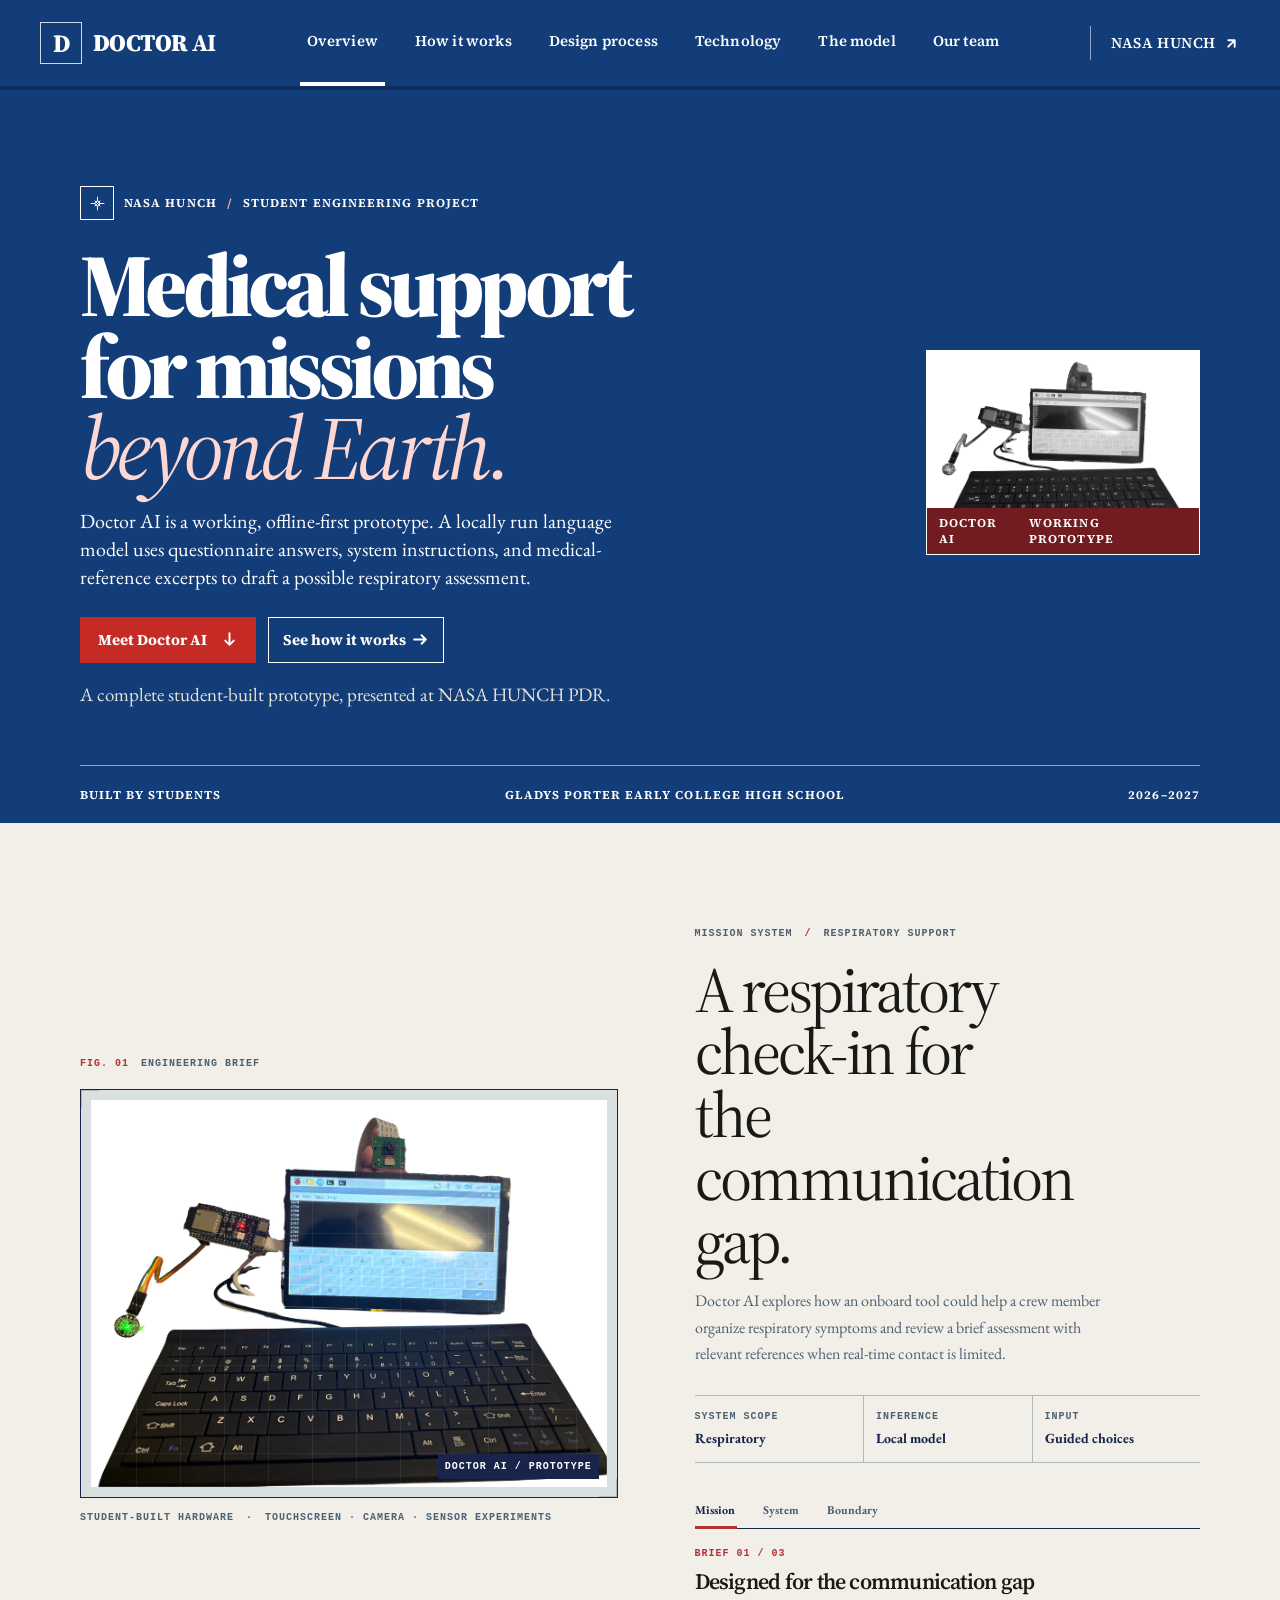
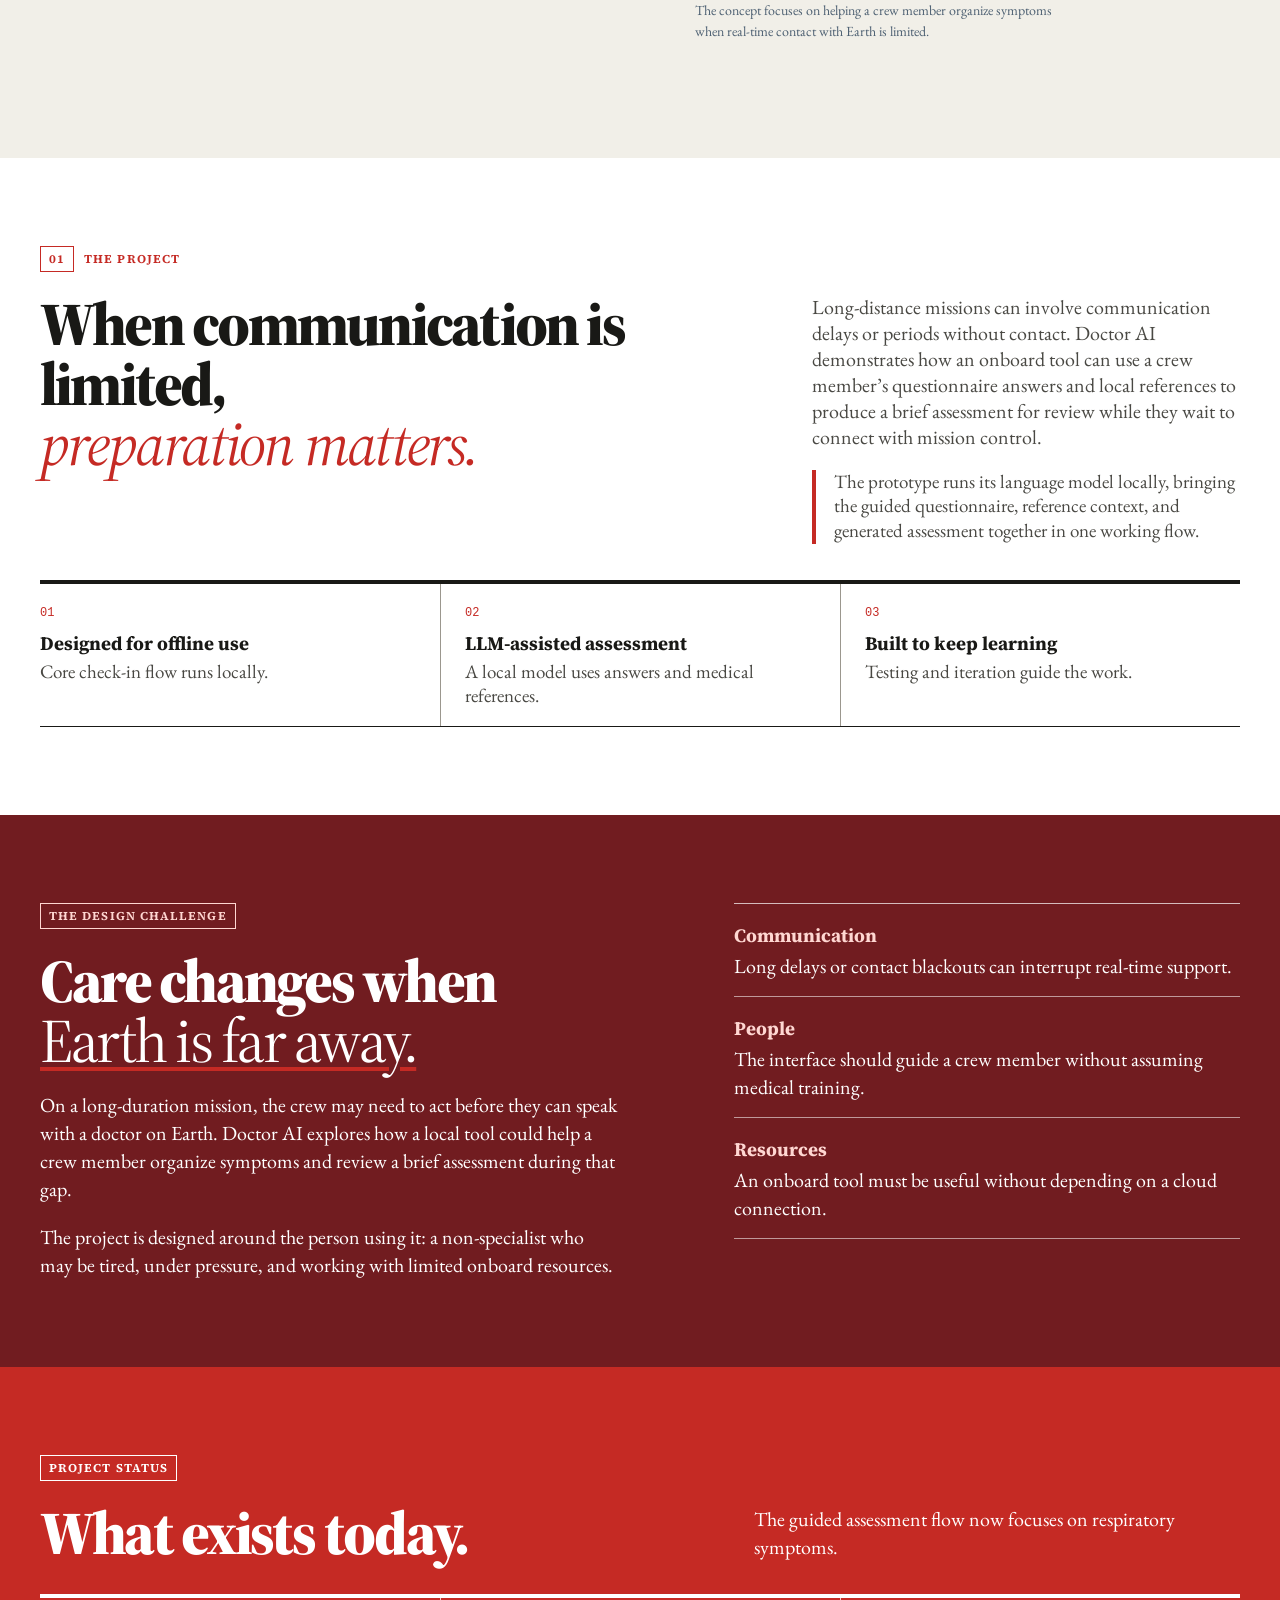
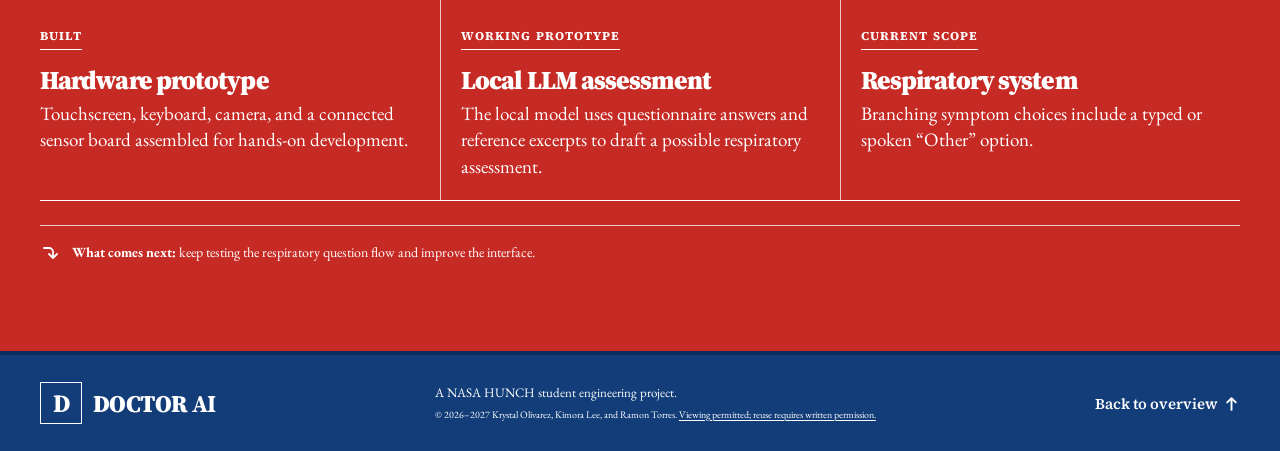
<file: website/index.html>
<!doctype html>
<html lang="en">
  <head>
    <meta charset="utf-8" />
    <meta name="viewport" content="width=device-width, initial-scale=1" />
    <meta
      name="description"
      content="Meet Doctor AI, a NASA HUNCH prototype for respiratory symptom intake and a brief, locally generated assessment."
    />
    <meta name="theme-color" content="#123d79" />
    <title>Doctor AI | NASA HUNCH Project</title>
    <link rel="preconnect" href="https://fonts.googleapis.com" />
    <link rel="preconnect" href="https://fonts.gstatic.com" crossorigin />
    <link href="https://fonts.googleapis.com/css2?family=EB+Garamond:ital,wght@0,400;0,500;0,600;0,700;1,400;1,500&family=Source+Serif+4:wght@400;500;600;700;800;900&display=swap" rel="stylesheet" />
    <link rel="stylesheet" href="styles.css?v=19" />
    <script src="script.js?v=3" defer></script>
  </head>
  <body>
    <a class="skip-link" href="#main">Skip to content</a>
    <header class="site-header">
      <div class="header-identity">
        <a class="wordmark" href="index.html#top" aria-label="Doctor AI home">
          <span class="wordmark-mark" aria-hidden="true">D</span>
          <span>DOCTOR <b>AI</b></span>
        </a>
      </div>
      <button class="menu-toggle" type="button" aria-expanded="false" aria-controls="site-nav">
        <span class="sr-only">Toggle navigation</span>
        <svg aria-hidden="true" viewBox="0 0 24 24" focusable="false"><path d="M4 7h16M4 17h16" /></svg>
      </button>
      <nav class="site-nav" id="site-nav" aria-label="Project pages">
        <a href="index.html" aria-current="page">Overview</a>
        <a href="how-it-works.html">How it works</a>
        <a href="design-process.html">Design process</a>
        <a href="technology.html">Technology</a>
        <a href="model.html">The model</a><a href="team.html">Our team</a>
      </nav>
      <a class="header-link" href="index.html#project">
        NASA HUNCH
        <svg class="icon" aria-hidden="true" viewBox="0 0 16 16" focusable="false"><path d="M5 11 11 5M5 5h6v6" /></svg>
      </a>
    </header>

    <main id="main">
      <section class="hero" id="top">
        <div class="hero-layout">
          <div class="hero-copy">
            <p class="eyebrow">
              <span class="eyebrow-mark" aria-hidden="true">
                <svg viewBox="0 0 24 24" focusable="false">
                  <path d="M12 3v5m0 8v5M3 12h5m8 0h5M8.5 8.5l7 7m0-7-7 7" />
                  <circle cx="12" cy="12" r="3.5" />
                </svg>
              </span>
              NASA HUNCH <span class="eyebrow-divider" aria-hidden="true">/</span> STUDENT ENGINEERING PROJECT
            </p>
            <h1>Medical support<br />for missions<br /><em>beyond Earth.</em></h1>
            <p class="hero-description">
              Doctor AI is a working, offline-first prototype. A locally run language model
              uses questionnaire answers, system instructions, and medical-reference
              excerpts to draft a possible respiratory assessment.
            </p>
            <div class="hero-actions">
              <a class="button button-primary" href="#project">
                Meet Doctor AI
                <svg class="icon" aria-hidden="true" viewBox="0 0 16 16" focusable="false"><path d="M8 2v11m-4-4 4 4 4-4" /></svg>
              </a>
              <a class="text-link" href="how-it-works.html">
                See how it works
                <svg class="icon" aria-hidden="true" viewBox="0 0 16 16" focusable="false"><path d="M2 8h11m-4-4 4 4-4 4" /></svg>
              </a>
            </div>
            <p class="hero-footnote">A complete student-built prototype, presented at NASA HUNCH PDR.</p>
          </div>
          <div class="hero-visual" aria-label="Photo of the Doctor AI hardware prototype">
            <img src="assets/doctorai%20prototype.png" alt="Doctor AI student prototype with a touchscreen, keyboard, camera, and connected sensor board" />
            <div class="photo-caption"><span>DOCTOR AI</span><span>WORKING PROTOTYPE</span></div>
          </div>
        </div>
        <div class="hero-bottom"><span>BUILT BY STUDENTS</span><span>GLADYS PORTER EARLY COLLEGE HIGH SCHOOL</span><span>2026–2027</span></div>
      </section>

      <section class="mission-exhibit" aria-labelledby="mission-exhibit-title">
        <div class="mission-exhibit__inner">
          <div class="mission-exhibit__visual">
            <p class="mission-exhibit__eyebrow"><span>FIG. 01</span> ENGINEERING BRIEF</p>
            <figure class="mission-exhibit__figure">
              <div class="mission-exhibit__frame">
                <img
                  src="assets/doctorai%20prototype.png"
                  alt="Doctor AI student prototype with a touchscreen, keyboard, camera, and connected sensor board"
                  loading="lazy"
                />
                <span class="mission-exhibit__reticle" aria-hidden="true">+</span>
                <span class="mission-exhibit__image-label">DOCTOR AI / PROTOTYPE</span>
              </div>
              <figcaption>STUDENT-BUILT HARDWARE <span>·</span> TOUCHSCREEN · CAMERA · SENSOR EXPERIMENTS</figcaption>
            </figure>
          </div>

          <div class="mission-exhibit__brief">
            <p class="mission-exhibit__eyebrow">MISSION SYSTEM <span>/</span> RESPIRATORY SUPPORT</p>
            <h2 id="mission-exhibit-title">A respiratory check-in for the communication gap.</h2>
            <p class="mission-exhibit__intro">
              Doctor AI explores how an onboard tool could help a crew member organize
              respiratory symptoms and review a brief assessment with relevant references
              when real-time contact is limited.
            </p>

            <dl class="mission-exhibit__specs" aria-label="Project at a glance">
              <div><dt>SYSTEM SCOPE</dt><dd>Respiratory</dd></div>
              <div><dt>INFERENCE</dt><dd>Local model</dd></div>
              <div><dt>INPUT</dt><dd>Guided choices</dd></div>
            </dl>

            <div class="mission-exhibit__explorer">
              <div class="mission-exhibit__controls" role="group" aria-label="Explore the project brief">
                <button
                  type="button"
                  data-brief-button
                  data-number="01"
                  data-title="Designed for the communication gap"
                  data-copy="The concept focuses on helping a crew member organize symptoms when real-time contact with Earth is limited."
                  aria-pressed="true"
                >Mission</button>
                <button
                  type="button"
                  data-brief-button
                  data-number="02"
                  data-title="Answers meet local references"
                  data-copy="A guided respiratory check-in provides context for a locally run model and relevant medical-reference excerpts."
                  aria-pressed="false"
                >System</button>
                <button
                  type="button"
                  data-brief-button
                  data-number="03"
                  data-title="Support, not a diagnosis"
                  data-copy="The prototype may produce a brief assessment for review. Output can be incomplete or mistaken; it does not replace medical judgment or established onboard protocol."
                  aria-pressed="false"
                >Boundary</button>
              </div>

              <div class="mission-exhibit__readout" aria-live="polite" aria-atomic="true">
                <p class="mission-exhibit__readout-index">BRIEF <span data-brief-number>01</span> / 03</p>
                <h3 data-brief-title>Designed for the communication gap</h3>
                <p data-brief-copy>
                  The concept focuses on helping a crew member organize symptoms when
                  real-time contact with Earth is limited.
                </p>
              </div>
            </div>
          </div>
        </div>
      </section>

      <section class="project section-pad" id="project">
        <div class="section-wrap">
          <div class="section-label"><span>01</span> THE PROJECT</div>
          <div class="project-intro">
            <h2>When communication is limited,<br /><em>preparation matters.</em></h2>
            <div class="project-copy">
              <p>
                Long-distance missions can involve communication delays or periods without
                contact. Doctor AI demonstrates how an onboard tool can use a crew member’s
                questionnaire answers and local references to produce a brief assessment
                for review while they wait to connect with mission control.
              </p>
              <p>
                The prototype runs its language model locally, bringing the guided
                questionnaire, reference context, and generated assessment together in one
                working flow.
              </p>
            </div>
          </div>
          <div class="project-ribbon" aria-label="Project principles">
            <div><span>01</span><b>Designed for offline use</b><p>Core check-in flow runs locally.</p></div>
            <div><span>02</span><b>LLM-assisted assessment</b><p>A local model uses answers and medical references.</p></div>
            <div><span>03</span><b>Built to keep learning</b><p>Testing and iteration guide the work.</p></div>
          </div>
        </div>
      </section>

      <section class="mission section-pad" aria-labelledby="mission-title">
        <div class="section-wrap mission-layout">
          <div class="mission-copy">
            <div class="section-label"><span>THE DESIGN CHALLENGE</span></div>
            <h2 id="mission-title">Care changes when<br /><em>Earth is far away.</em></h2>
            <p>On a long-duration mission, the crew may need to act before they can speak with a doctor on Earth. Doctor AI explores how a local tool could help a crew member organize symptoms and review a brief assessment during that gap.</p>
            <p>The project is designed around the person using it: a non-specialist who may be tired, under pressure, and working with limited onboard resources.</p>
          </div>
          <dl class="mission-constraints">
            <div><dt>Communication</dt><dd>Long delays or contact blackouts can interrupt real-time support.</dd></div>
            <div><dt>People</dt><dd>The interface should guide a crew member without assuming medical training.</dd></div>
            <div><dt>Resources</dt><dd>An onboard tool must be useful without depending on a cloud connection.</dd></div>
          </dl>
        </div>
      </section>

      <section class="status section-pad" aria-labelledby="status-title">
        <div class="section-wrap">
          <div class="status-heading">
            <div>
              <div class="section-label"><span>PROJECT STATUS</span></div>
              <h2 id="status-title">What exists today.</h2>
            </div>
            <p>The guided assessment flow now focuses on respiratory symptoms.</p>
          </div>
          <div class="status-grid">
            <article class="status-card">
              <span class="status-tag status-built">BUILT</span>
              <h3>Hardware prototype</h3>
              <p>Touchscreen, keyboard, camera, and a connected sensor board assembled for hands-on development.</p>
            </article>
            <article class="status-card">
              <span class="status-tag status-working">WORKING PROTOTYPE</span>
              <h3>Local LLM assessment</h3>
              <p>The local model uses questionnaire answers and reference excerpts to draft a possible respiratory assessment.</p>
            </article>
            <article class="status-card">
              <span class="status-tag status-working">CURRENT SCOPE</span>
              <h3>Respiratory system</h3>
              <p>Branching symptom choices include a typed or spoken “Other” option.</p>
            </article>
          </div>
          <div class="status-note">
            <svg class="icon status-note-mark" aria-hidden="true" viewBox="0 0 20 20" focusable="false"><path d="M4 5h5a4 4 0 0 1 4 4v6m0 0 4-4m-4 4-4-4" /></svg>
            <p><b>What comes next:</b> keep testing the respiratory question flow and improve the interface.</p>
          </div>
        </div>
      </section>
    </main>

    <footer class="site-footer">
      <a class="wordmark" href="index.html#top"><span class="wordmark-mark" aria-hidden="true">D</span><span>DOCTOR <b>AI</b></span></a>
      <p>
        A NASA HUNCH student engineering project.
        <small class="copyright-notice">
          © 2026–2027 Krystal Olivarez, Kimora Lee, and Ramon Torres.
          <a href="https://github.com/yamert34-glitch/DoctorAI/blob/main/LICENSE">Viewing permitted; reuse requires written permission.</a>
        </small>
      </p>
      <a href="index.html#top">Back to overview <svg class="icon" aria-hidden="true" viewBox="0 0 16 16" focusable="false"><path d="M8 14V3m-4 4 4-4 4 4" /></svg></a>
    </footer>
  </body>
</html>
</file>
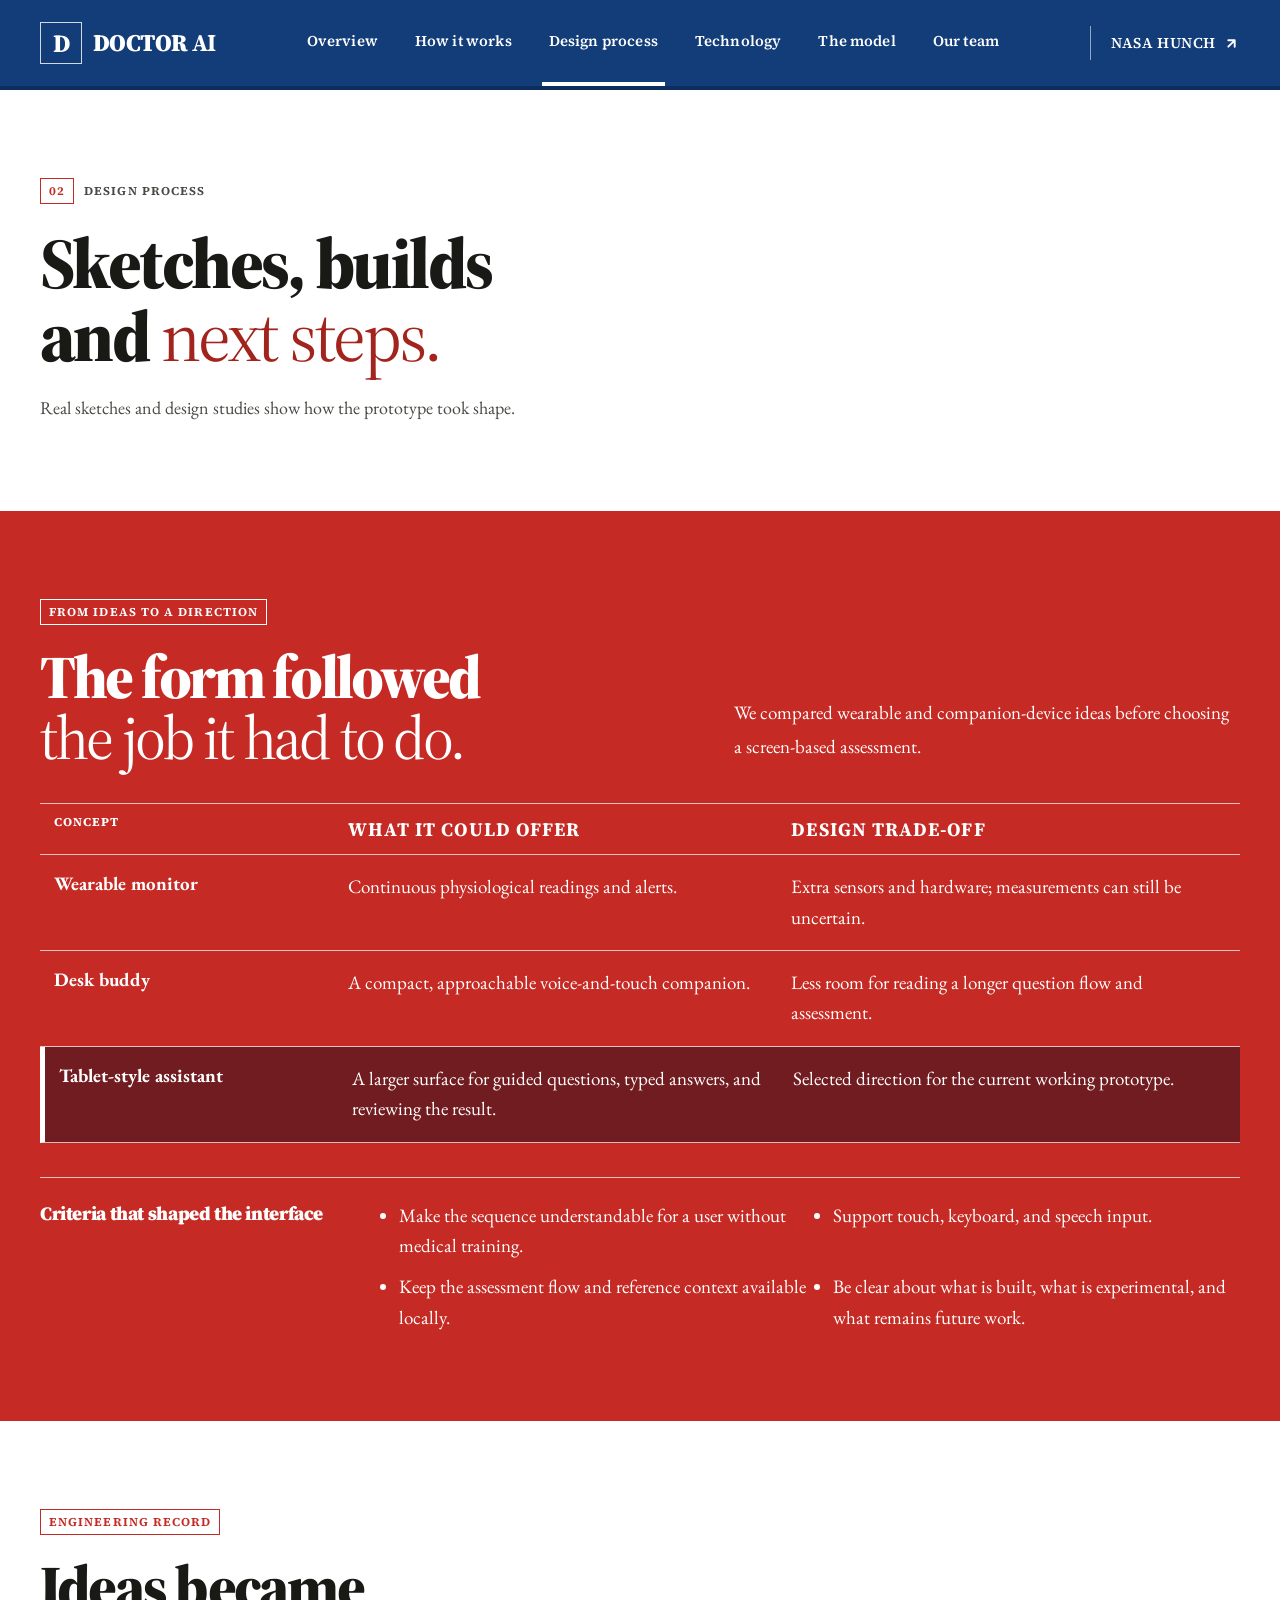
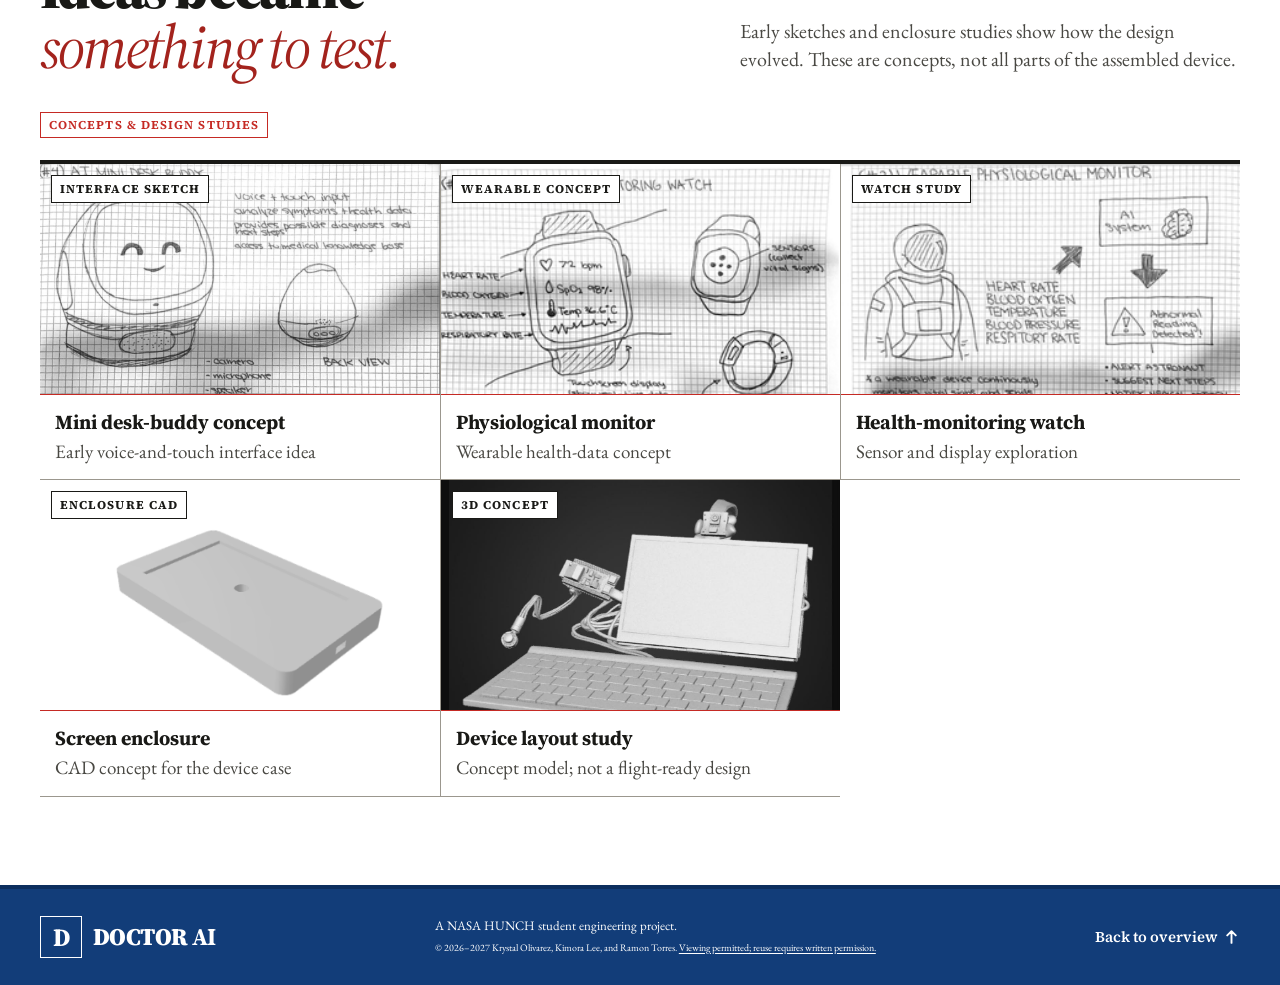
<file: website/design-process.html>
<!doctype html>
<html lang="en">
  <head>
    <meta charset="utf-8" />
    <meta name="viewport" content="width=device-width, initial-scale=1" />
    <meta name="description" content="See Doctor AI's sketches, working hardware, CAD studies, and project development process." />
    <meta name="theme-color" content="#123d79" />
    <title>Design Process | Doctor AI</title>
    <link rel="preconnect" href="https://fonts.googleapis.com" />
    <link rel="preconnect" href="https://fonts.gstatic.com" crossorigin />
    <link href="https://fonts.googleapis.com/css2?family=EB+Garamond:ital,wght@0,400;0,500;0,600;0,700;1,400;1,500&family=Source+Serif+4:wght@400;500;600;700;800;900&display=swap" rel="stylesheet" />
    <link rel="stylesheet" href="styles.css?v=19" />
    <script src="script.js?v=2" defer></script>
  </head>
  <body>
    <a class="skip-link" href="#main">Skip to content</a>
    <header class="site-header">
      <div class="header-identity">
        <a class="wordmark" href="index.html#top" aria-label="Doctor AI home"><span class="wordmark-mark" aria-hidden="true">D</span><span>DOCTOR <b>AI</b></span></a>
      </div>
      <button class="menu-toggle" type="button" aria-expanded="false" aria-controls="site-nav"><span class="sr-only">Toggle navigation</span><svg aria-hidden="true" viewBox="0 0 24 24" focusable="false"><path d="M4 7h16M4 17h16" /></svg></button>
      <nav class="site-nav" id="site-nav" aria-label="Project pages">
        <a href="index.html">Overview</a><a href="how-it-works.html">How it works</a><a href="design-process.html" aria-current="page">Design process</a><a href="technology.html">Technology</a><a href="model.html">The model</a><a href="team.html">Our team</a>
      </nav>
      <a class="header-link" href="index.html#project">NASA HUNCH <svg class="icon" aria-hidden="true" viewBox="0 0 16 16" focusable="false"><path d="M5 11 11 5M5 5h6v6" /></svg></a>
    </header>
    <main id="main">
      <section class="page-lead section-pad" id="top">
        <div class="section-wrap">
          <div class="section-label"><span>02</span> DESIGN PROCESS</div>
          <h1>Sketches, builds<br />and <em>next steps.</em></h1>
          <p>Real sketches and design studies show how the prototype took shape.</p>
        </div>
      </section>
      <section class="design-decisions section-pad" aria-labelledby="design-decisions-title">
        <div class="section-wrap">
          <div class="section-label"><span>FROM IDEAS TO A DIRECTION</span></div>
          <div class="design-decisions-heading">
            <h2 id="design-decisions-title">The form followed<br /><em>the job it had to do.</em></h2>
            <p>We compared wearable and companion-device ideas before choosing a screen-based assessment.</p>
          </div>
          <div class="concept-ledger" aria-label="Concepts considered">
            <div class="concept-row concept-header"><span>CONCEPT</span><span>WHAT IT COULD OFFER</span><span>DESIGN TRADE-OFF</span></div>
            <div class="concept-row"><b>Wearable monitor</b><span>Continuous physiological readings and alerts.</span><span>Extra sensors and hardware; measurements can still be uncertain.</span></div>
            <div class="concept-row"><b>Desk buddy</b><span>A compact, approachable voice-and-touch companion.</span><span>Less room for reading a longer question flow and assessment.</span></div>
            <div class="concept-row concept-selected"><b>Tablet-style assistant</b><span>A larger surface for guided questions, typed answers, and reviewing the result.</span><span>Selected direction for the current working prototype.</span></div>
          </div>
          <div class="design-brief">
            <h3>Criteria that shaped the interface</h3>
            <ul>
              <li>Make the sequence understandable for a user without medical training.</li>
              <li>Support touch, keyboard, and speech input.</li>
              <li>Keep the assessment flow and reference context available locally.</li>
              <li>Be clear about what is built, what is experimental, and what remains future work.</li>
            </ul>
          </div>
        </div>
      </section>
      <section class="process section-pad" id="process">
        <div class="section-wrap">
          <div class="process-heading">
            <div>
              <div class="section-label"><span>ENGINEERING RECORD</span></div>
              <h2>Ideas became<br /><em>something to test.</em></h2>
            </div>
            <p>Early sketches and enclosure studies show how the design evolved. These are concepts, not all parts of the assembled device.</p>
          </div>
          <div class="section-label"><span>CONCEPTS & DESIGN STUDIES</span></div>
          <div class="project-gallery">
            <figure><div class="gallery-image"><img src="assets/brainstorming1.png" alt="Hand-drawn mini desk buddy concept with a screen, voice and touch input, and health-data notes" loading="lazy" /><span class="gallery-kind">INTERFACE SKETCH</span></div><figcaption><b>Mini desk-buddy concept</b><span>Early voice-and-touch interface idea</span></figcaption></figure>
            <figure><div class="gallery-image"><img src="assets/brainstorming2.png" alt="Hand-drawn wearable physiological monitor concept with an AI system and health readings" loading="lazy" /><span class="gallery-kind">WEARABLE CONCEPT</span></div><figcaption><b>Physiological monitor</b><span>Wearable health-data concept</span></figcaption></figure>
            <figure><div class="gallery-image"><img src="assets/brainstorming3.png" alt="Hand-drawn watch concept annotated with health sensors and readings" loading="lazy" /><span class="gallery-kind">WATCH STUDY</span></div><figcaption><b>Health-monitoring watch</b><span>Sensor and display exploration</span></figcaption></figure>
            <figure><div class="gallery-image"><img src="assets/screencasecad.png" alt="CAD render of a proposed turquoise enclosure for a touchscreen device" loading="lazy" /><span class="gallery-kind">ENCLOSURE CAD</span></div><figcaption><b>Screen enclosure</b><span>CAD concept for the device case</span></figcaption></figure>
            <figure><div class="gallery-image"><img src="assets/Prototype_in_3d.jpg" alt="Grayscale 3D concept model of a touchscreen, keyboard, camera, and connected sensor" loading="lazy" /><span class="gallery-kind">3D CONCEPT</span></div><figcaption><b>Device layout study</b><span>Concept model; not a flight-ready design</span></figcaption></figure>
          </div>
        </div>
      </section>
    </main>
    <footer class="site-footer">
      <a class="wordmark" href="index.html#top"><span class="wordmark-mark" aria-hidden="true">D</span><span>DOCTOR <b>AI</b></span></a><p>A NASA HUNCH student engineering project.<small class="copyright-notice">© 2026–2027 Krystal Olivarez, Kimora Lee, and Ramon Torres. <a href="https://github.com/yamert34-glitch/DoctorAI/blob/main/LICENSE">Viewing permitted; reuse requires written permission.</a></small></p><a href="index.html#top">Back to overview <svg class="icon" aria-hidden="true" viewBox="0 0 16 16" focusable="false"><path d="M8 14V3m-4 4 4-4 4 4" /></svg></a>
    </footer>
  </body>
</html>
</file>
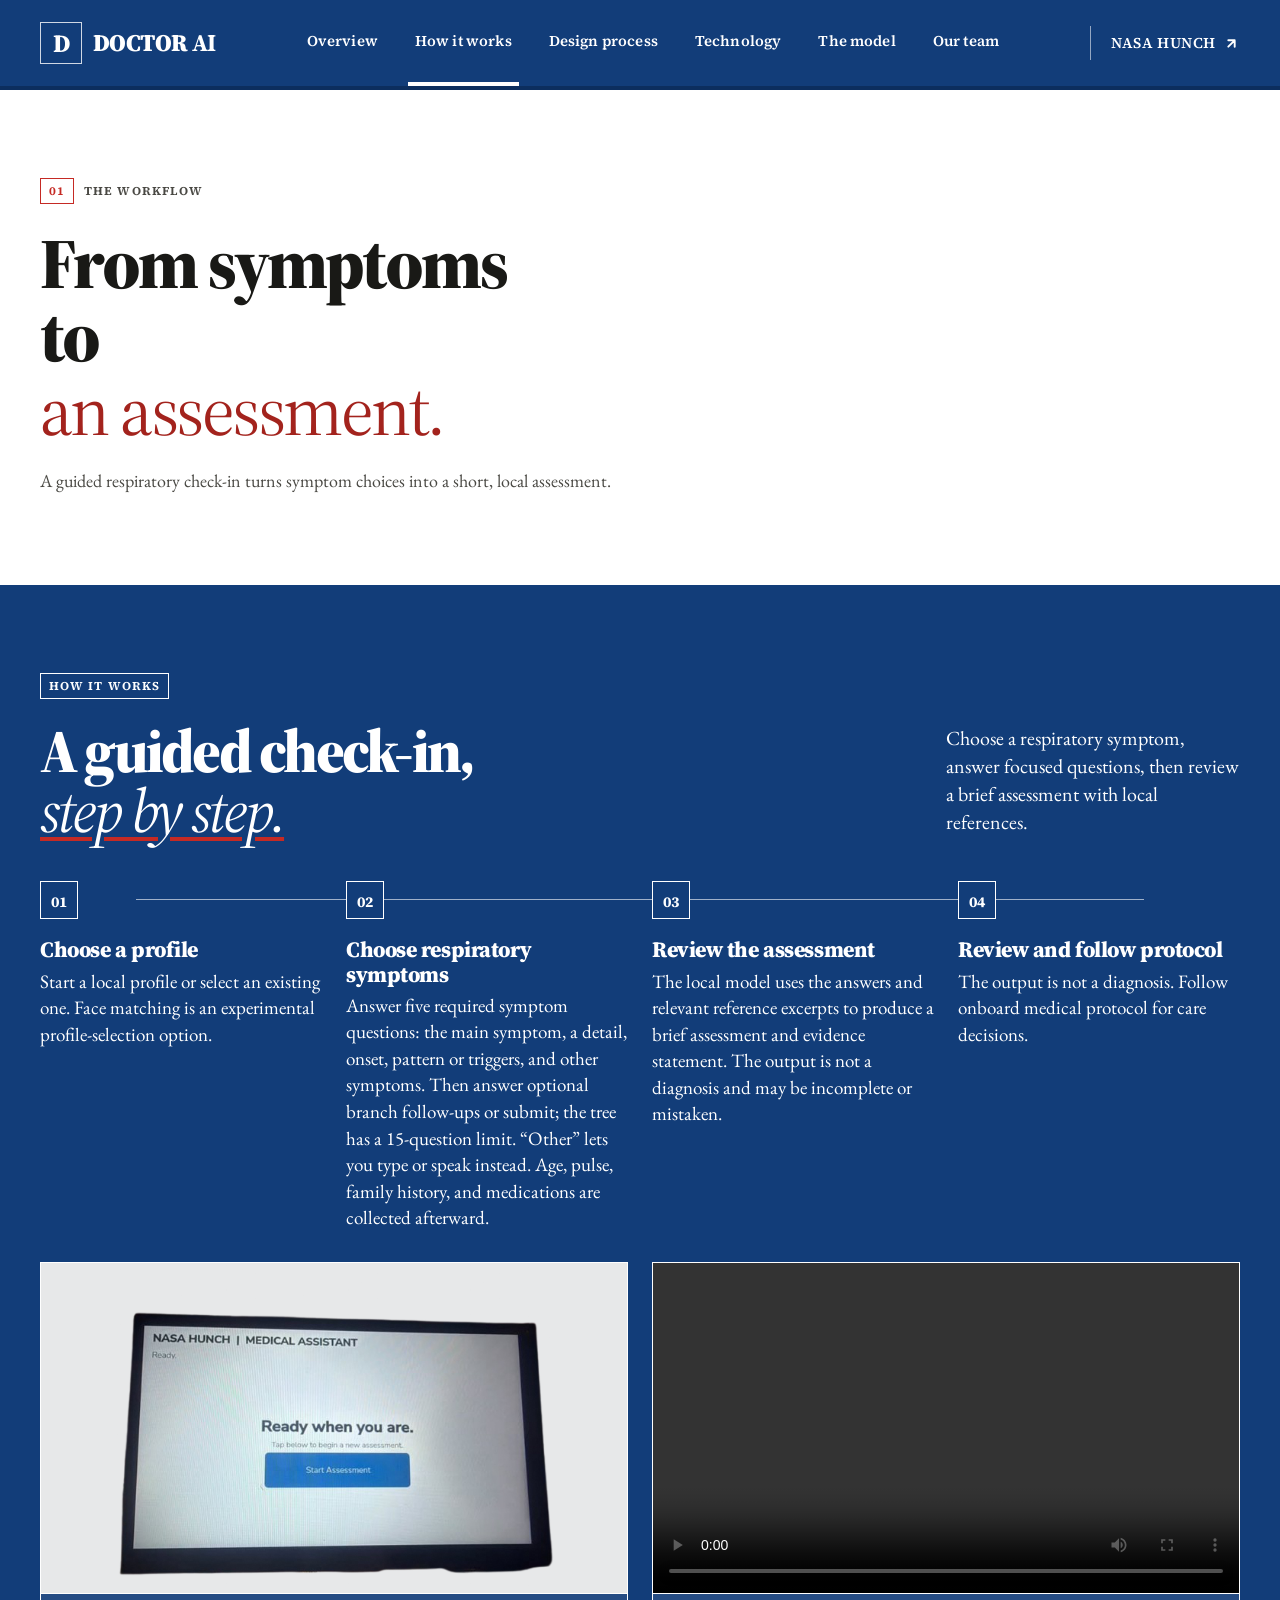
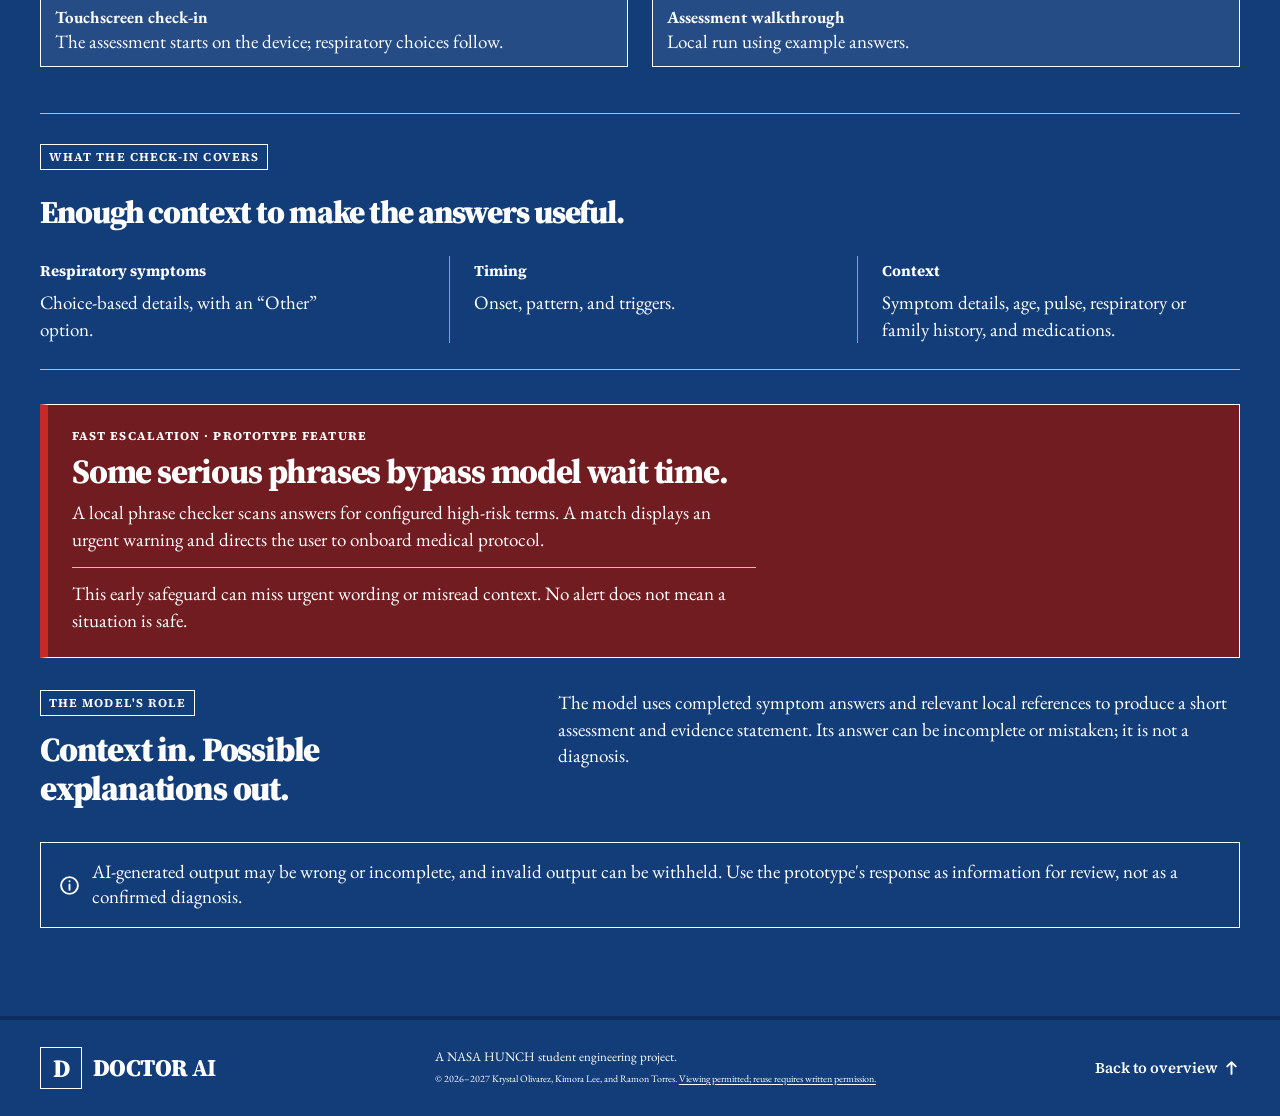
<file: website/how-it-works.html>
<!doctype html>
<html lang="en">
  <head>
    <meta charset="utf-8" />
    <meta name="viewport" content="width=device-width, initial-scale=1" />
    <meta name="description" content="Explore Doctor AI's respiratory check-in, brief local-model assessment, and prototype warning flow." />
    <meta name="theme-color" content="#123d79" />
    <title>How It Works | Doctor AI</title>
    <link rel="preconnect" href="https://fonts.googleapis.com" />
    <link rel="preconnect" href="https://fonts.gstatic.com" crossorigin />
    <link href="https://fonts.googleapis.com/css2?family=EB+Garamond:ital,wght@0,400;0,500;0,600;0,700;1,400;1,500&family=Source+Serif+4:wght@400;500;600;700;800;900&display=swap" rel="stylesheet" />
    <link rel="stylesheet" href="styles.css?v=19" />
    <script src="script.js?v=2" defer></script>
  </head>
  <body>
    <a class="skip-link" href="#main">Skip to content</a>
    <header class="site-header">
      <div class="header-identity">
        <a class="wordmark" href="index.html#top" aria-label="Doctor AI home"><span class="wordmark-mark" aria-hidden="true">D</span><span>DOCTOR <b>AI</b></span></a>
      </div>
      <button class="menu-toggle" type="button" aria-expanded="false" aria-controls="site-nav"><span class="sr-only">Toggle navigation</span><svg aria-hidden="true" viewBox="0 0 24 24" focusable="false"><path d="M4 7h16M4 17h16" /></svg></button>
      <nav class="site-nav" id="site-nav" aria-label="Project pages">
        <a href="index.html">Overview</a><a href="how-it-works.html" aria-current="page">How it works</a><a href="design-process.html">Design process</a><a href="technology.html">Technology</a><a href="model.html">The model</a><a href="team.html">Our team</a>
      </nav>
      <a class="header-link" href="index.html#project">NASA HUNCH <svg class="icon" aria-hidden="true" viewBox="0 0 16 16" focusable="false"><path d="M5 11 11 5M5 5h6v6" /></svg></a>
    </header>
    <main id="main">
      <section class="page-lead section-pad" id="top">
        <div class="section-wrap">
          <div class="section-label"><span>01</span> THE WORKFLOW</div>
          <h1>From symptoms to<br /><em>an assessment.</em></h1>
          <p>A guided respiratory check-in turns symptom choices into a short, local assessment.</p>
        </div>
      </section>
      <section class="approach section-pad" id="approach">
        <div class="section-wrap">
          <div class="section-label"><span>HOW IT WORKS</span></div>
          <div class="approach-heading">
            <h2>A guided check-in,<br /><em>step by step.</em></h2>
            <p>Choose a respiratory symptom, answer focused questions, then review a brief assessment with local references.</p>
          </div>
          <ol class="steps">
            <li><span class="step-number">01</span><div><h3>Choose a profile</h3><p>Start a local profile or select an existing one. Face matching is an experimental profile-selection option.</p></div></li>
            <li><span class="step-number">02</span><div><h3>Choose respiratory symptoms</h3><p>Answer five required symptom questions: the main symptom, a detail, onset, pattern or triggers, and other symptoms. Then answer optional branch follow-ups or submit; the tree has a 15-question limit. “Other” lets you type or speak instead. Age, pulse, family history, and medications are collected afterward.</p></div></li>
            <li><span class="step-number">03</span><div><h3>Review the assessment</h3><p>The local model uses the answers and relevant reference excerpts to produce a brief assessment and evidence statement. The output is not a diagnosis and may be incomplete or mistaken.</p></div></li>
            <li><span class="step-number">04</span><div><h3>Review and follow protocol</h3><p>The output is not a diagnosis. Follow onboard medical protocol for care decisions.</p></div></li>
          </ol>
          <div class="workflow-evidence">
            <figure class="evidence-figure">
              <img src="assets/PreviewOfTheScreenUi.png" alt="Touchscreen start page for the Doctor AI assessment" loading="lazy" />
              <figcaption><b>Touchscreen check-in</b><span>The assessment starts on the device; respiratory choices follow.</span></figcaption>
            </figure>
            <figure class="evidence-figure">
              <video controls preload="metadata" playsinline aria-label="Terminal recording of the local Doctor AI assessment flow">
                <source src="assets/TerminalTest.mp4" type="video/mp4" />
                Your browser does not support embedded video.
              </video>
              <figcaption><b>Assessment walkthrough</b><span>Local run using example answers.</span></figcaption>
            </figure>
          </div>
          <div class="intake-detail">
            <div class="section-label"><span>WHAT THE CHECK-IN COVERS</span></div>
            <h3>Enough context to make the answers useful.</h3>
            <div class="intake-columns">
              <div><b>Respiratory symptoms</b><p>Choice-based details, with an “Other” option.</p></div>
              <div><b>Timing</b><p>Onset, pattern, and triggers.</p></div>
              <div><b>Context</b><p>Symptom details, age, pulse, respiratory or family history, and medications.</p></div>
            </div>
          </div>
          <aside class="urgent-path" aria-labelledby="urgent-path-title">
            <div class="urgent-path-label">FAST ESCALATION · PROTOTYPE FEATURE</div>
            <h3 id="urgent-path-title">Some serious phrases bypass model wait time.</h3>
            <p>A local phrase checker scans answers for configured high-risk terms. A match displays an urgent warning and directs the user to onboard medical protocol.</p>
            <p class="urgent-path-caveat">This early safeguard can miss urgent wording or misread context. No alert does not mean a situation is safe.</p>
          </aside>
          <div class="assessment-detail">
            <div>
              <div class="section-label"><span>THE MODEL'S ROLE</span></div>
              <h3>Context in. Possible explanations out.</h3>
            </div>
            <p>The model uses completed symptom answers and relevant local references to produce a short assessment and evidence statement. Its answer can be incomplete or mistaken; it is not a diagnosis.</p>
          </div>
          <p class="ai-note">
            <svg class="icon ai-note-icon" aria-hidden="true" viewBox="0 0 20 20" focusable="false"><circle cx="10" cy="10" r="8" /><path d="M10 9v5m0-8h.01" /></svg>
            AI-generated output may be wrong or incomplete, and invalid output can be withheld. Use the prototype's response as information for review, not as a confirmed diagnosis.
          </p>
        </div>
      </section>
    </main>
    <footer class="site-footer">
      <a class="wordmark" href="index.html#top"><span class="wordmark-mark" aria-hidden="true">D</span><span>DOCTOR <b>AI</b></span></a><p>A NASA HUNCH student engineering project.<small class="copyright-notice">© 2026–2027 Krystal Olivarez, Kimora Lee, and Ramon Torres. <a href="https://github.com/yamert34-glitch/DoctorAI/blob/main/LICENSE">Viewing permitted; reuse requires written permission.</a></small></p><a href="index.html#top">Back to overview <svg class="icon" aria-hidden="true" viewBox="0 0 16 16" focusable="false"><path d="M8 14V3m-4 4 4-4 4 4" /></svg></a>
    </footer>
  </body>
</html>
</file>
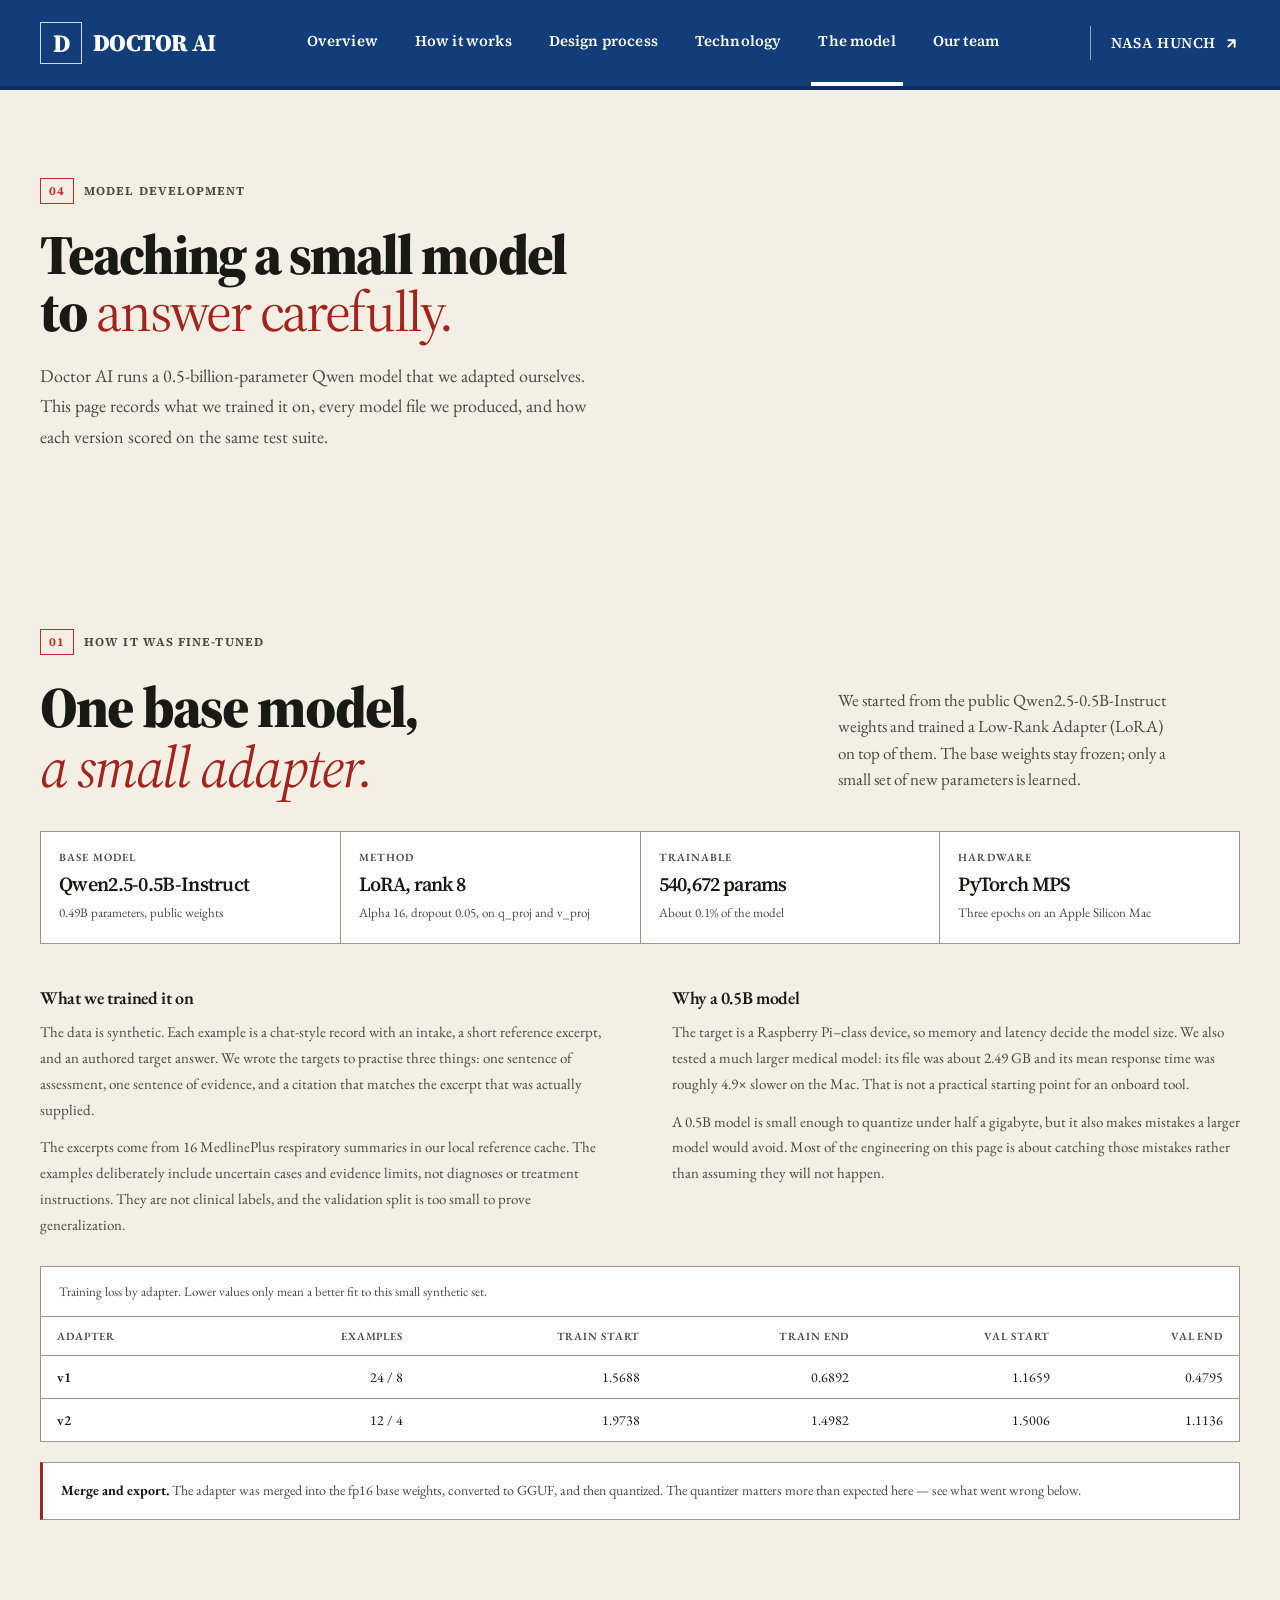
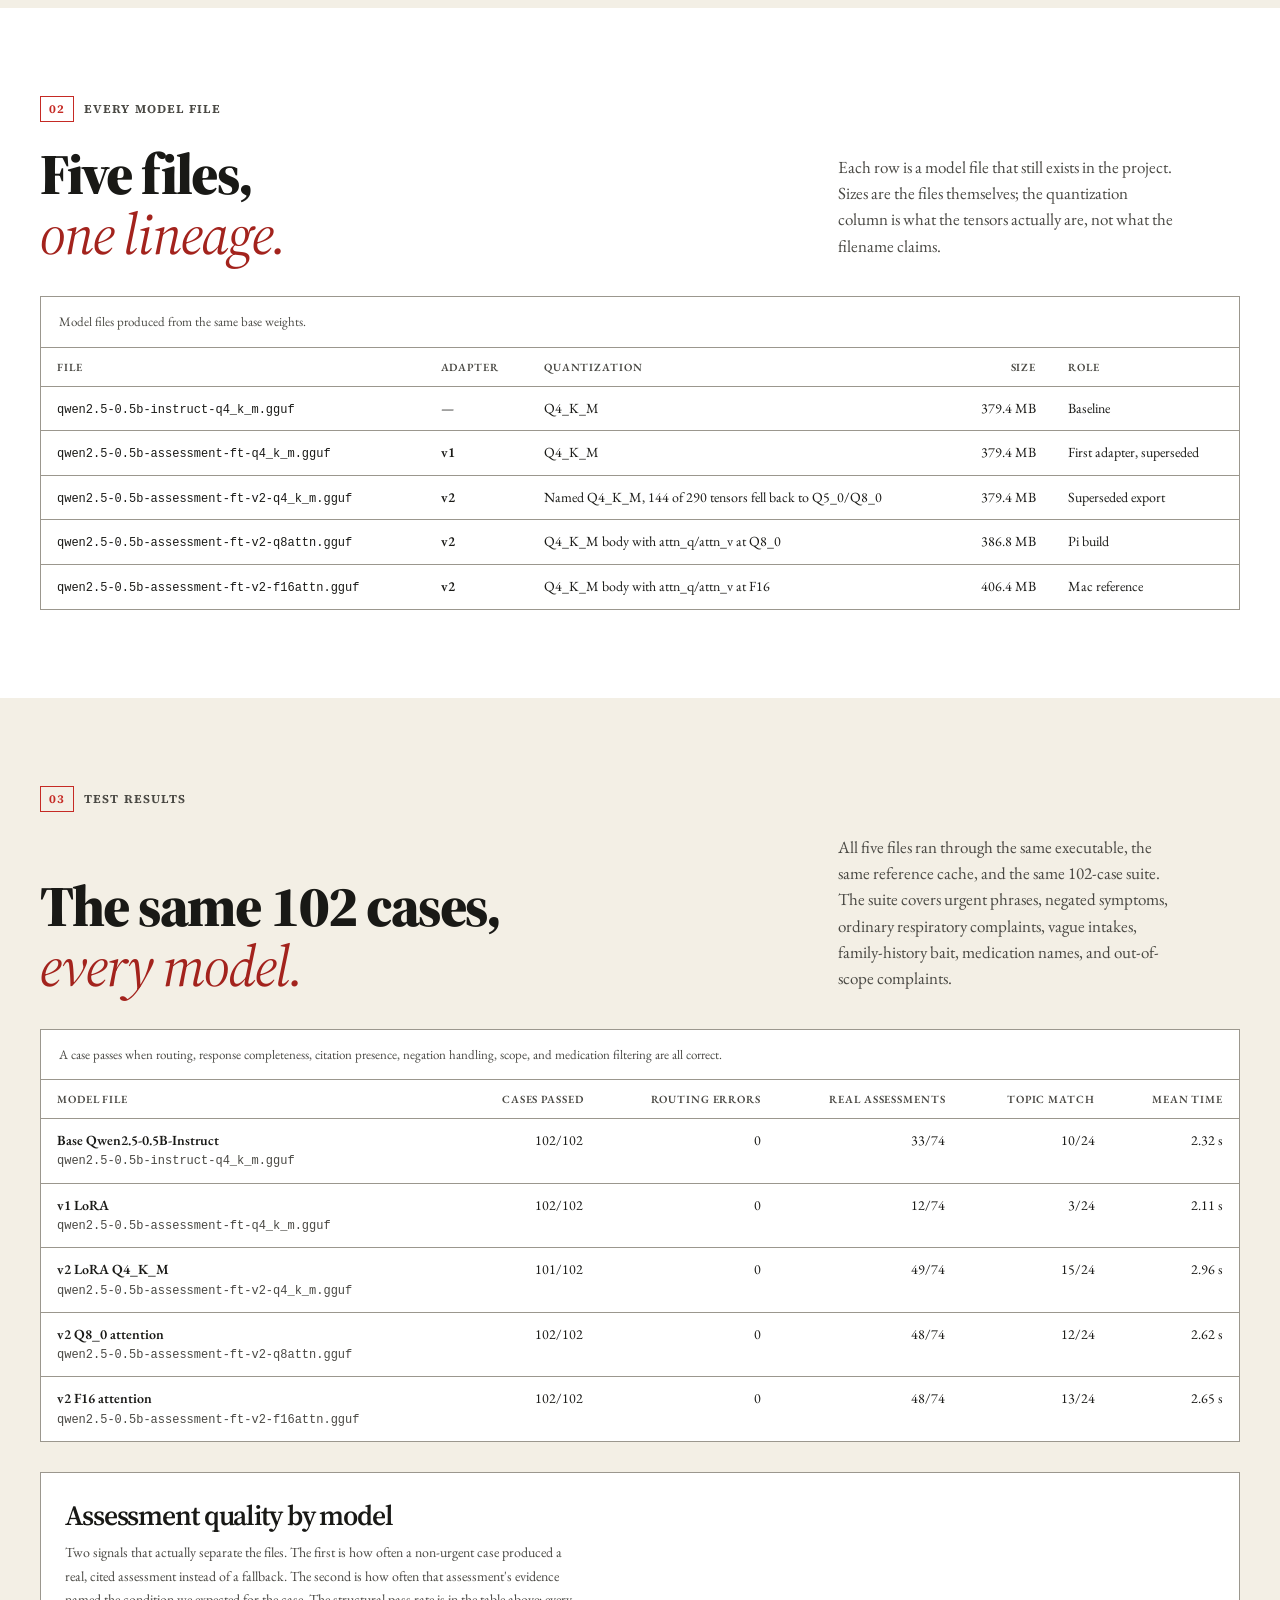
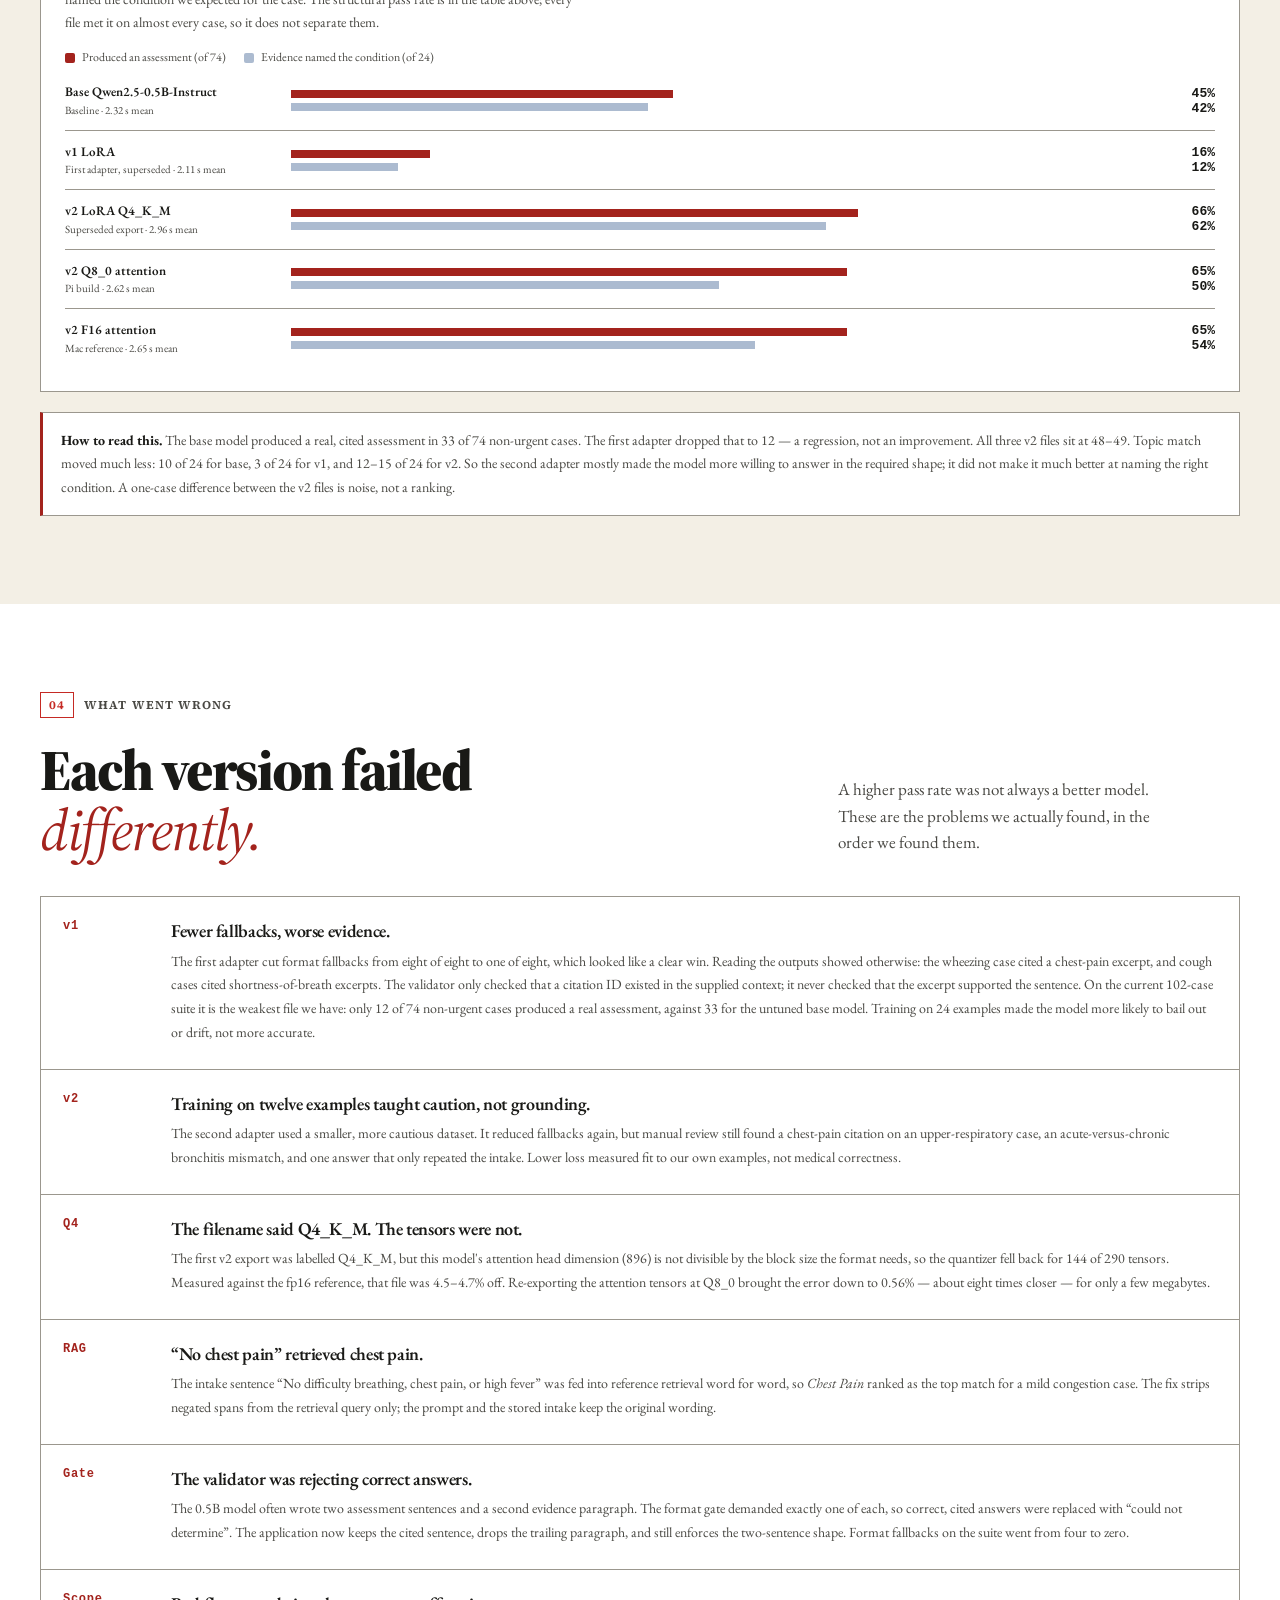
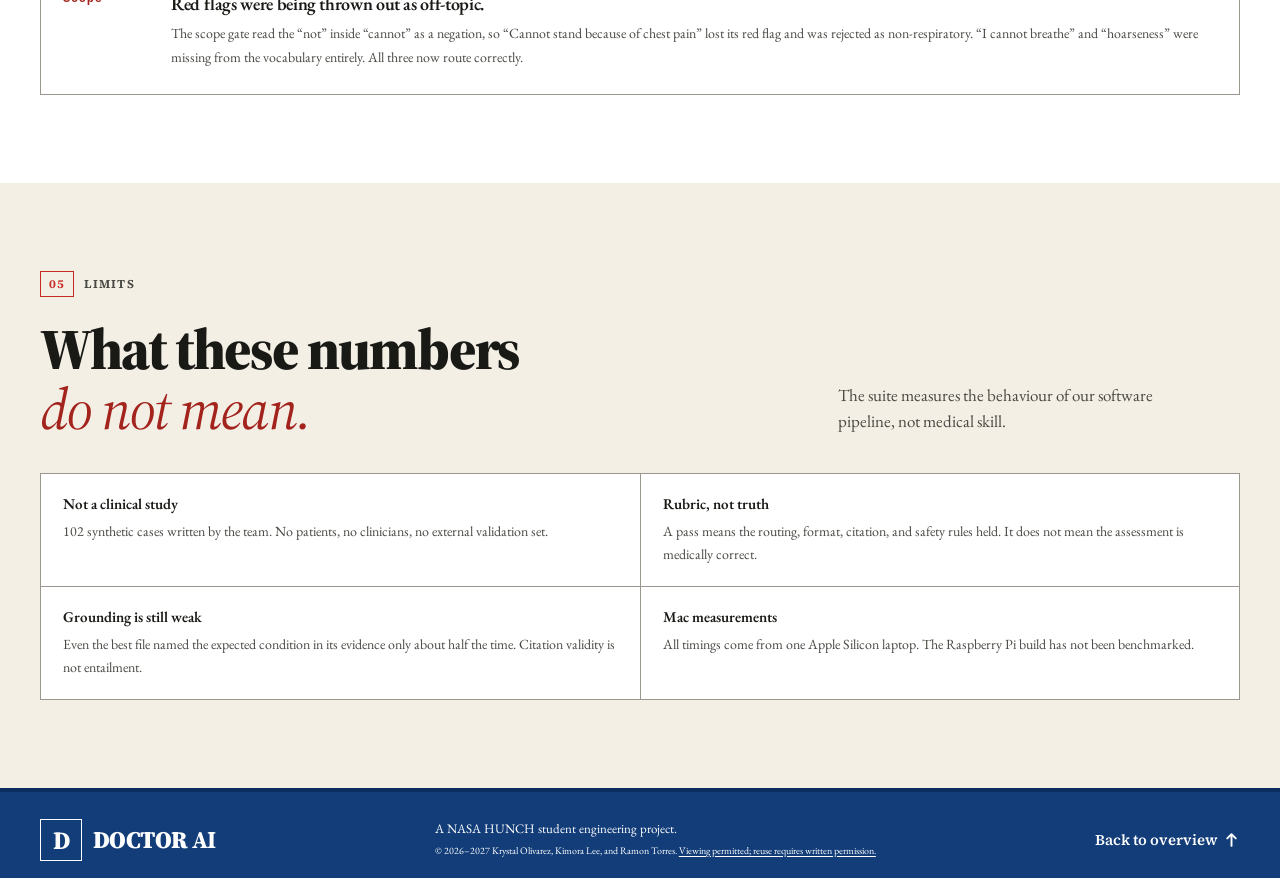
<file: website/model.html>
<!doctype html>
<html lang="en">
  <head>
    <meta charset="utf-8" />
    <meta name="viewport" content="width=device-width, initial-scale=1" />
    <meta
      name="description"
      content="How the Doctor AI respiratory model was fine-tuned from Qwen2.5-0.5B-Instruct, every model file produced, and how each version scored on a 102-case test suite."
    />
    <meta name="theme-color" content="#123d79" />
    <title>The model | Doctor AI</title>
    <link rel="preconnect" href="https://fonts.googleapis.com" />
    <link rel="preconnect" href="https://fonts.gstatic.com" crossorigin />
    <link href="https://fonts.googleapis.com/css2?family=EB+Garamond:ital,wght@0,400;0,500;0,600;0,700;1,400;1,500&family=Source+Serif+4:wght@400;500;600;700;800;900&display=swap" rel="stylesheet" />
    <link rel="stylesheet" href="styles.css?v=19" />
    <script src="script.js?v=3" defer></script>
  </head>
  <body class="model-page">
    <a class="skip-link" href="#main">Skip to content</a>
    <header class="site-header">
      <div class="header-identity">
        <a class="wordmark" href="index.html#top" aria-label="Doctor AI home"><span class="wordmark-mark" aria-hidden="true">D</span><span>DOCTOR <b>AI</b></span></a>
      </div>
      <button class="menu-toggle" type="button" aria-expanded="false" aria-controls="site-nav"><span class="sr-only">Toggle navigation</span><svg aria-hidden="true" viewBox="0 0 24 24" focusable="false"><path d="M4 7h16M4 17h16" /></svg></button>
      <nav class="site-nav" id="site-nav" aria-label="Project pages">
        <a href="index.html">Overview</a><a href="how-it-works.html">How it works</a><a href="design-process.html">Design process</a><a href="technology.html">Technology</a><a href="model.html" aria-current="page">The model</a><a href="team.html">Our team</a>
      </nav>
      <a class="header-link" href="index.html#project">NASA HUNCH <svg class="icon" aria-hidden="true" viewBox="0 0 16 16" focusable="false"><path d="M5 11 11 5M5 5h6v6" /></svg></a>
    </header>

    <main id="main">
      <section class="page-lead section-pad" id="top">
        <div class="section-wrap">
          <div class="section-label"><span>04</span> MODEL DEVELOPMENT</div>
          <h1>Teaching a small model<br />to <em>answer carefully.</em></h1>
          <p>
            Doctor AI runs a 0.5-billion-parameter Qwen model that we adapted ourselves. This page
            records what we trained it on, every model file we produced, and how each version scored
            on the same test suite.
          </p>
        </div>
      </section>

      <section class="section-pad" aria-labelledby="training-title">
        <div class="section-wrap">
          <div class="section-label"><span>01</span> HOW IT WAS FINE-TUNED</div>
          <div class="technology-heading">
            <h2 id="training-title">One base model,<br /><em>a small adapter.</em></h2>
            <p>
              We started from the public Qwen2.5-0.5B-Instruct weights and trained a Low-Rank
              Adapter (LoRA) on top of them. The base weights stay frozen; only a small set of new
              parameters is learned.
            </p>
          </div>

          <dl class="model-specs" aria-label="Fine-tuning configuration">
            <div><dt>Base model</dt><dd>Qwen2.5-0.5B-Instruct</dd><span>0.49B parameters, public weights</span></div>
            <div><dt>Method</dt><dd>LoRA, rank 8</dd><span>Alpha 16, dropout 0.05, on q_proj and v_proj</span></div>
            <div><dt>Trainable</dt><dd>540,672 params</dd><span>About 0.1% of the model</span></div>
            <div><dt>Hardware</dt><dd>PyTorch MPS</dd><span>Three epochs on an Apple Silicon Mac</span></div>
          </dl>

          <div class="model-two-col">
            <div>
              <h3>What we trained it on</h3>
              <p>
                The data is synthetic. Each example is a chat-style record with an intake, a
                short reference excerpt, and an authored target answer. We wrote the targets to
                practise three things: one sentence of assessment, one sentence of evidence, and a
                citation that matches the excerpt that was actually supplied.
              </p>
              <p>
                The excerpts come from 16 MedlinePlus respiratory summaries in our local reference
                cache. The examples deliberately include uncertain cases and evidence limits, not
                diagnoses or treatment instructions. They are not clinical labels, and the
                validation split is too small to prove generalization.
              </p>
            </div>
            <div>
              <h3>Why a 0.5B model</h3>
              <p>
                The target is a Raspberry Pi–class device, so memory and latency decide the model
                size. We also tested a much larger medical model: its file was about 2.49 GB and its
                mean response time was roughly 4.9× slower on the Mac. That is not a practical
                starting point for an onboard tool.
              </p>
              <p>
                A 0.5B model is small enough to quantize under half a gigabyte, but it also makes
                mistakes a larger model would avoid. Most of the engineering on this page is about
                catching those mistakes rather than assuming they will not happen.
              </p>
            </div>
          </div>

          <div class="model-table-wrap">
            <table class="model-table">
              <caption>Training loss by adapter. Lower values only mean a better fit to this small synthetic set.</caption>
              <thead>
                <tr><th>Adapter</th><th class="num">Examples</th><th class="num">Train start</th><th class="num">Train end</th><th class="num">Val start</th><th class="num">Val end</th></tr>
              </thead>
              <tbody>
                <tr><td><b>v1</b></td><td class="num">24 / 8</td><td class="num">1.5688</td><td class="num">0.6892</td><td class="num">1.1659</td><td class="num">0.4795</td></tr>
                <tr><td><b>v2</b></td><td class="num">12 / 4</td><td class="num">1.9738</td><td class="num">1.4982</td><td class="num">1.5006</td><td class="num">1.1136</td></tr>
              </tbody>
            </table>
          </div>

          <div class="model-note">
            <p><b>Merge and export.</b> The adapter was merged into the fp16 base weights, converted to GGUF, and then quantized. The quantizer matters more than expected here — see what went wrong below.</p>
          </div>
        </div>
      </section>

      <section class="model-band section-pad" aria-labelledby="files-title">
        <div class="section-wrap">
          <div class="section-label"><span>02</span> EVERY MODEL FILE</div>
          <div class="technology-heading">
            <h2 id="files-title">Five files,<br /><em>one lineage.</em></h2>
            <p>
              Each row is a model file that still exists in the project. Sizes are the files
              themselves; the quantization column is what the tensors actually are, not what the
              filename claims.
            </p>
          </div>
          <div class="model-table-wrap">
            <table class="model-table">
              <caption>Model files produced from the same base weights.</caption>
              <thead>
                <tr><th>File</th><th>Adapter</th><th>Quantization</th><th class="num">Size</th><th>Role</th></tr>
              </thead>
              <tbody>
                <tr><td><code>qwen2.5-0.5b-instruct-q4_k_m.gguf</code></td><td>—</td><td>Q4_K_M</td><td class="num">379.4 MB</td><td>Baseline</td></tr>
                <tr><td><code>qwen2.5-0.5b-assessment-ft-q4_k_m.gguf</code></td><td><b>v1</b></td><td>Q4_K_M</td><td class="num">379.4 MB</td><td>First adapter, superseded</td></tr>
                <tr><td><code>qwen2.5-0.5b-assessment-ft-v2-q4_k_m.gguf</code></td><td><b>v2</b></td><td>Named Q4_K_M, 144 of 290 tensors fell back to Q5_0/Q8_0</td><td class="num">379.4 MB</td><td>Superseded export</td></tr>
                <tr><td><code>qwen2.5-0.5b-assessment-ft-v2-q8attn.gguf</code></td><td><b>v2</b></td><td>Q4_K_M body with attn_q/attn_v at Q8_0</td><td class="num">386.8 MB</td><td>Pi build</td></tr>
                <tr><td><code>qwen2.5-0.5b-assessment-ft-v2-f16attn.gguf</code></td><td><b>v2</b></td><td>Q4_K_M body with attn_q/attn_v at F16</td><td class="num">406.4 MB</td><td>Mac reference</td></tr>
              </tbody>
            </table>
          </div>
        </div>
      </section>

      <section class="section-pad" aria-labelledby="results-title">
        <div class="section-wrap">
          <div class="section-label"><span>03</span> TEST RESULTS</div>
          <div class="technology-heading">
            <h2 id="results-title">The same 102 cases,<br /><em>every model.</em></h2>
            <p>
              All five files ran through the same executable, the same reference cache, and the
              same 102-case suite. The suite covers urgent phrases, negated symptoms, ordinary
              respiratory complaints, vague intakes, family-history bait, medication names, and
              out-of-scope complaints.
            </p>
          </div>

          <div class="model-table-wrap">
            <table class="model-table">
              <caption>A case passes when routing, response completeness, citation presence, negation handling, scope, and medication filtering are all correct.</caption>
              <thead>
                <tr><th>Model file</th><th class="num">Cases passed</th><th class="num">Routing errors</th><th class="num">Real assessments</th><th class="num">Topic match</th><th class="num">Mean time</th></tr>
              </thead>
              <tbody>
                <tr><td><b>Base Qwen2.5-0.5B-Instruct</b><small><code>qwen2.5-0.5b-instruct-q4_k_m.gguf</code></small></td><td class="num">102/102</td><td class="num">0</td><td class="num">33/74</td><td class="num">10/24</td><td class="num">2.32 s</td></tr>
                <tr><td><b>v1 LoRA</b><small><code>qwen2.5-0.5b-assessment-ft-q4_k_m.gguf</code></small></td><td class="num">102/102</td><td class="num">0</td><td class="num">12/74</td><td class="num">3/24</td><td class="num">2.11 s</td></tr>
                <tr><td><b>v2 LoRA Q4_K_M</b><small><code>qwen2.5-0.5b-assessment-ft-v2-q4_k_m.gguf</code></small></td><td class="num">101/102</td><td class="num">0</td><td class="num">49/74</td><td class="num">15/24</td><td class="num">2.96 s</td></tr>
                <tr><td><b>v2 Q8_0 attention</b><small><code>qwen2.5-0.5b-assessment-ft-v2-q8attn.gguf</code></small></td><td class="num">102/102</td><td class="num">0</td><td class="num">48/74</td><td class="num">12/24</td><td class="num">2.62 s</td></tr>
                <tr><td><b>v2 F16 attention</b><small><code>qwen2.5-0.5b-assessment-ft-v2-f16attn.gguf</code></small></td><td class="num">102/102</td><td class="num">0</td><td class="num">48/74</td><td class="num">13/24</td><td class="num">2.65 s</td></tr>
              </tbody>
            </table>
          </div>

          <figure class="model-chart">
            <figcaption>
              <h3>Assessment quality by model</h3>
              <p>Two signals that actually separate the files. The first is how often a non-urgent case produced a real, cited assessment instead of a fallback. The second is how often that assessment's evidence named the condition we expected for the case. The structural pass rate is in the table above; every file met it on almost every case, so it does not separate them.</p>
              <div class="chart-legend">
                <span><i class="key-pass" aria-hidden="true"></i>Produced an assessment (of 74)</span>
                <span><i class="key-topic" aria-hidden="true"></i>Evidence named the condition (of 24)</span>
              </div>
            </figcaption>
            <div class="chart-body">
              <div class="chart-row"><div class="chart-label">Base Qwen2.5-0.5B-Instruct<small>Baseline · 2.32 s mean</small></div><div class="chart-tracks"><div class="chart-bar"><i style="--value:44.6%"></i></div><div class="chart-bar topic"><i style="--value:41.7%"></i></div></div><div class="chart-value">45%<br>42%</div></div>
              <div class="chart-row"><div class="chart-label">v1 LoRA<small>First adapter, superseded · 2.11 s mean</small></div><div class="chart-tracks"><div class="chart-bar"><i style="--value:16.2%"></i></div><div class="chart-bar topic"><i style="--value:12.5%"></i></div></div><div class="chart-value">16%<br>12%</div></div>
              <div class="chart-row"><div class="chart-label">v2 LoRA Q4_K_M<small>Superseded export · 2.96 s mean</small></div><div class="chart-tracks"><div class="chart-bar"><i style="--value:66.2%"></i></div><div class="chart-bar topic"><i style="--value:62.5%"></i></div></div><div class="chart-value">66%<br>62%</div></div>
              <div class="chart-row"><div class="chart-label">v2 Q8_0 attention<small>Pi build · 2.62 s mean</small></div><div class="chart-tracks"><div class="chart-bar"><i style="--value:64.9%"></i></div><div class="chart-bar topic"><i style="--value:50.0%"></i></div></div><div class="chart-value">65%<br>50%</div></div>
              <div class="chart-row"><div class="chart-label">v2 F16 attention<small>Mac reference · 2.65 s mean</small></div><div class="chart-tracks"><div class="chart-bar"><i style="--value:64.9%"></i></div><div class="chart-bar topic"><i style="--value:54.2%"></i></div></div><div class="chart-value">65%<br>54%</div></div>
            </div>
          </figure>

            <div class="model-note">
              <p><b>How to read this.</b> The base model produced a real, cited assessment in 33 of 74 non-urgent cases. The first adapter dropped that to 12 — a regression, not an improvement. All three v2 files sit at 48–49. Topic match moved much less: 10 of 24 for base, 3 of 24 for v1, and 12–15 of 24 for v2. So the second adapter mostly made the model more willing to answer in the required shape; it did not make it much better at naming the right condition. A one-case difference between the v2 files is noise, not a ranking.</p>
            </div>

        </div>
      </section>

      <section class="model-band section-pad" aria-labelledby="problems-title">
        <div class="section-wrap">
          <div class="section-label"><span>04</span> WHAT WENT WRONG</div>
          <div class="technology-heading">
            <h2 id="problems-title">Each version failed<br /><em>differently.</em></h2>
            <p>
              A higher pass rate was not always a better model. These are the problems we actually
              found, in the order we found them.
            </p>
          </div>

          <ol class="model-notes">
            <li>
              <span>v1</span>
              <div>
                <h3>Fewer fallbacks, worse evidence.</h3>
                <p>
                  The first adapter cut format fallbacks from eight of eight to one of eight, which
                  looked like a clear win. Reading the outputs showed otherwise: the wheezing case
                  cited a chest-pain excerpt, and cough cases cited shortness-of-breath excerpts.
                  The validator only checked that a citation ID existed in the supplied context; it
                  never checked that the excerpt supported the sentence. On the current 102-case
                  suite it is the weakest file we have: only 12 of 74 non-urgent cases produced a
                  real assessment, against 33 for the untuned base model. Training on 24 examples
                  made the model more likely to bail out or drift, not more accurate.
                </p>
              </div>
            </li>
            <li>
              <span>v2</span>
              <div>
                <h3>Training on twelve examples taught caution, not grounding.</h3>
                <p>
                  The second adapter used a smaller, more cautious dataset. It reduced fallbacks
                  again, but manual review still found a chest-pain citation on an upper-respiratory
                  case, an acute-versus-chronic bronchitis mismatch, and one answer that only
                  repeated the intake. Lower loss measured fit to our own examples, not medical
                  correctness.
                </p>
              </div>
            </li>
            <li>
              <span>Q4</span>
              <div>
                <h3>The filename said Q4_K_M. The tensors were not.</h3>
                <p>
                  The first v2 export was labelled Q4_K_M, but this model's attention head dimension
                  (896) is not divisible by the block size the format needs, so the quantizer fell
                  back for 144 of 290 tensors. Measured against the fp16 reference, that file was
                  4.5–4.7% off. Re-exporting the attention tensors at Q8_0 brought the error down to
                  0.56% — about eight times closer — for only a few megabytes.
                </p>
              </div>
            </li>
            <li>
              <span>RAG</span>
              <div>
                <h3>“No chest pain” retrieved chest pain.</h3>
                <p>
                  The intake sentence “No difficulty breathing, chest pain, or high fever” was fed
                  into reference retrieval word for word, so <em>Chest Pain</em> ranked as the top
                  match for a mild congestion case. The fix strips negated spans from the retrieval
                  query only; the prompt and the stored intake keep the original wording.
                </p>
              </div>
            </li>
            <li>
              <span>Gate</span>
              <div>
                <h3>The validator was rejecting correct answers.</h3>
                <p>
                  The 0.5B model often wrote two assessment sentences and a second evidence
                  paragraph. The format gate demanded exactly one of each, so correct, cited answers
                  were replaced with “could not determine”. The application now keeps the cited
                  sentence, drops the trailing paragraph, and still enforces the two-sentence shape.
                  Format fallbacks on the suite went from four to zero.
                </p>
              </div>
            </li>
            <li>
              <span>Scope</span>
              <div>
                <h3>Red flags were being thrown out as off-topic.</h3>
                <p>
                  The scope gate read the “not” inside “cannot” as a negation, so “Cannot stand
                  because of chest pain” lost its red flag and was rejected as non-respiratory.
                  “I cannot breathe” and “hoarseness” were missing from the vocabulary entirely.
                  All three now route correctly.
                </p>
              </div>
            </li>
          </ol>
        </div>
      </section>

      <section class="section-pad" aria-labelledby="limits-title">
        <div class="section-wrap">
          <div class="section-label"><span>05</span> LIMITS</div>
          <div class="technology-heading">
            <h2 id="limits-title">What these numbers<br /><em>do not mean.</em></h2>
            <p>
              The suite measures the behaviour of our software pipeline, not medical skill.
            </p>
          </div>
          <div class="model-limits">
            <div><b>Not a clinical study</b><p>102 synthetic cases written by the team. No patients, no clinicians, no external validation set.</p></div>
            <div><b>Rubric, not truth</b><p>A pass means the routing, format, citation, and safety rules held. It does not mean the assessment is medically correct.</p></div>
            <div><b>Grounding is still weak</b><p>Even the best file named the expected condition in its evidence only about half the time. Citation validity is not entailment.</p></div>
            <div><b>Mac measurements</b><p>All timings come from one Apple Silicon laptop. The Raspberry Pi build has not been benchmarked.</p></div>
          </div>
        </div>
      </section>
    </main>

    <footer class="site-footer">
      <a class="wordmark" href="index.html#top"><span class="wordmark-mark" aria-hidden="true">D</span><span>DOCTOR <b>AI</b></span></a><p>A NASA HUNCH student engineering project.<small class="copyright-notice">© 2026–2027 Krystal Olivarez, Kimora Lee, and Ramon Torres. <a href="https://github.com/yamert34-glitch/DoctorAI/blob/main/LICENSE">Viewing permitted; reuse requires written permission.</a></small></p><a href="index.html#top">Back to overview <svg class="icon" aria-hidden="true" viewBox="0 0 16 16" focusable="false"><path d="M8 14V3m-4 4 4-4 4 4" /></svg></a>
    </footer>
  </body>
</html>
</file>
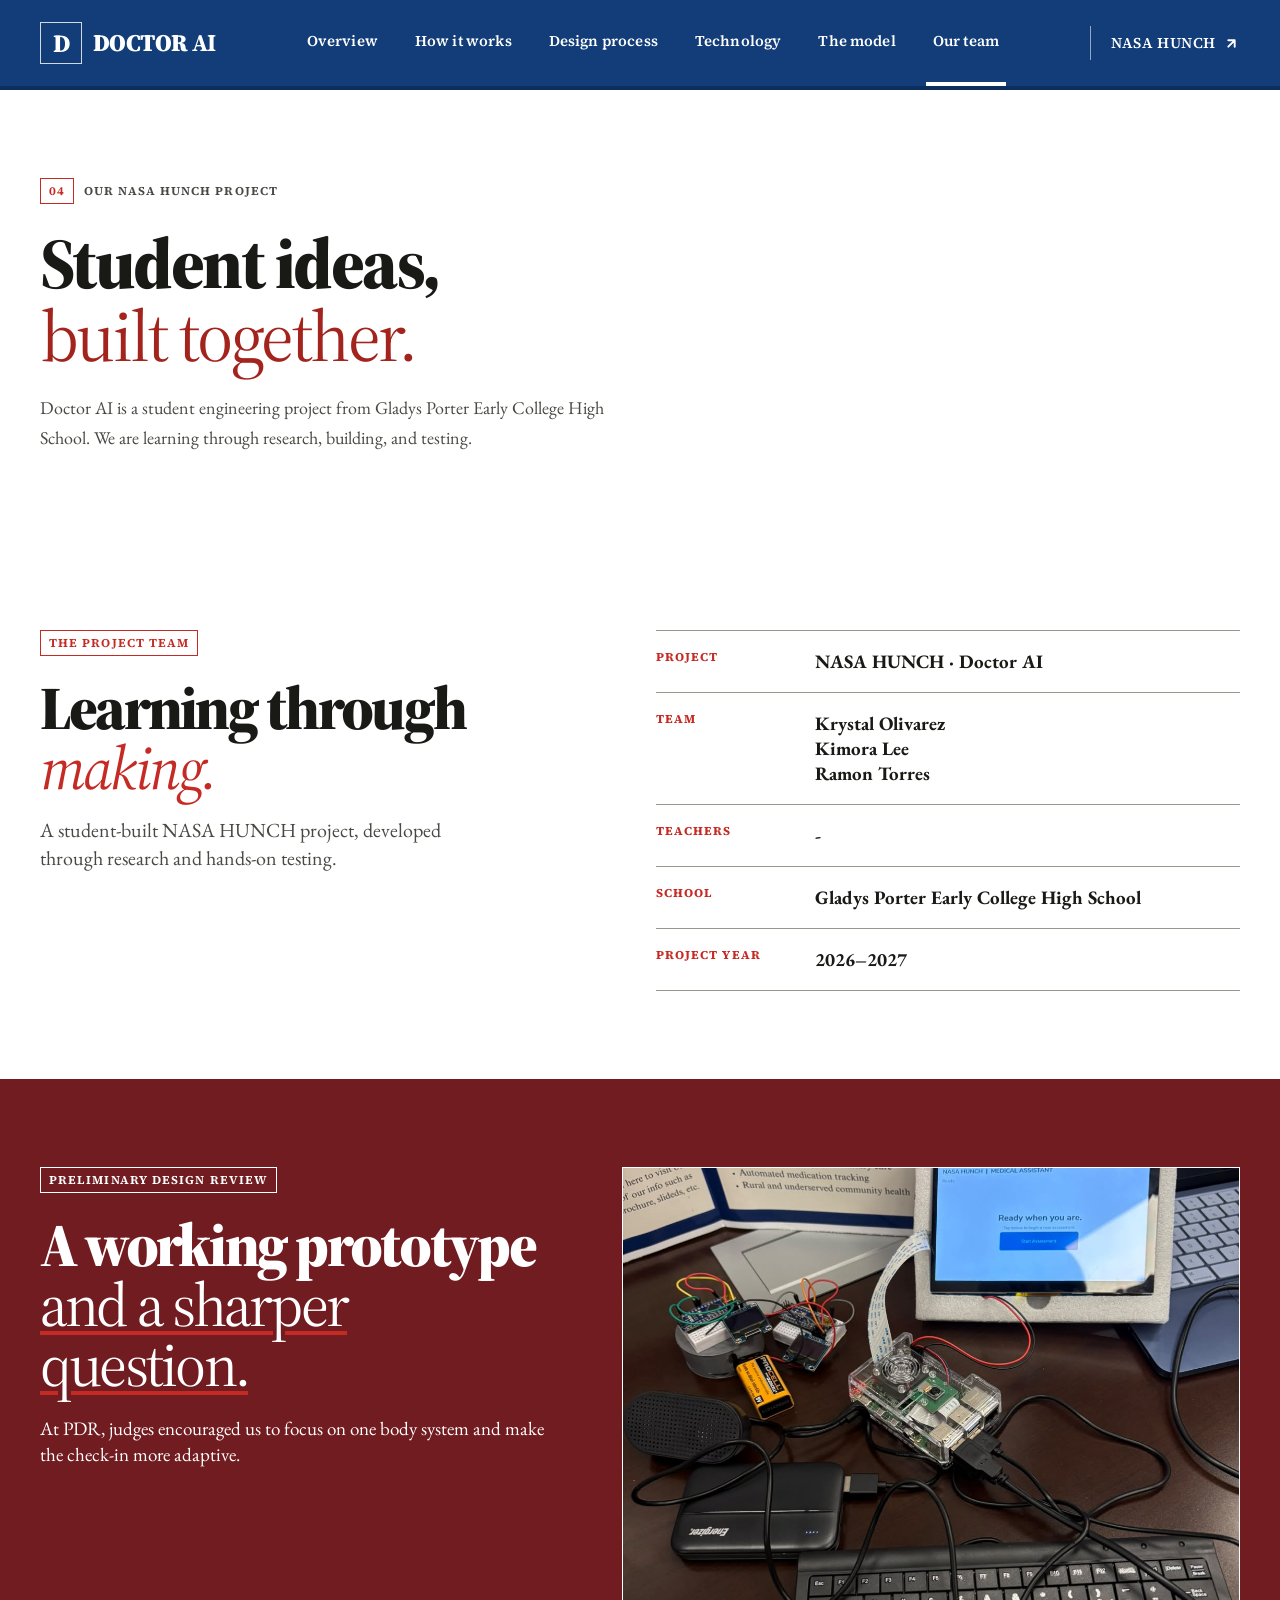
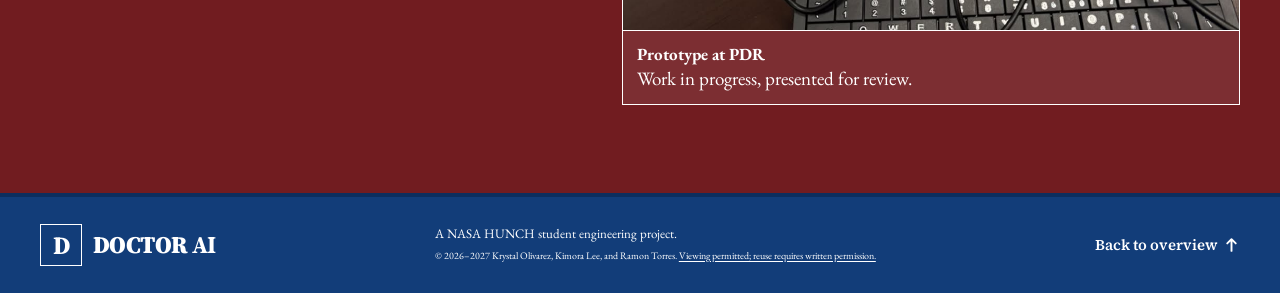
<file: website/team.html>
<!doctype html>
<html lang="en">
  <head>
    <meta charset="utf-8" />
    <meta name="viewport" content="width=device-width, initial-scale=1" />
    <meta name="description" content="Meet the student team behind Doctor AI, a NASA HUNCH project from Gladys Porter Early College High School." />
    <meta name="theme-color" content="#123d79" />
    <title>Our Team | Doctor AI</title>
    <link rel="preconnect" href="https://fonts.googleapis.com" />
    <link rel="preconnect" href="https://fonts.gstatic.com" crossorigin />
    <link href="https://fonts.googleapis.com/css2?family=EB+Garamond:ital,wght@0,400;0,500;0,600;0,700;1,400;1,500&family=Source+Serif+4:wght@400;500;600;700;800;900&display=swap" rel="stylesheet" />
    <link rel="stylesheet" href="styles.css?v=19" />
    <script src="script.js?v=2" defer></script>
  </head>
  <body>
    <a class="skip-link" href="#main">Skip to content</a>
    <header class="site-header">
      <div class="header-identity">
        <a class="wordmark" href="index.html#top" aria-label="Doctor AI home"><span class="wordmark-mark" aria-hidden="true">D</span><span>DOCTOR <b>AI</b></span></a>
      </div>
      <button class="menu-toggle" type="button" aria-expanded="false" aria-controls="site-nav"><span class="sr-only">Toggle navigation</span><svg aria-hidden="true" viewBox="0 0 24 24" focusable="false"><path d="M4 7h16M4 17h16" /></svg></button>
      <nav class="site-nav" id="site-nav" aria-label="Project pages">
        <a href="index.html">Overview</a><a href="how-it-works.html">How it works</a><a href="design-process.html">Design process</a><a href="technology.html">Technology</a><a href="model.html">The model</a><a href="team.html" aria-current="page">Our team</a>
      </nav>
      <a class="header-link" href="index.html#project">NASA HUNCH <svg class="icon" aria-hidden="true" viewBox="0 0 16 16" focusable="false"><path d="M5 11 11 5M5 5h6v6" /></svg></a>
    </header>
    <main id="main">
      <section class="page-lead section-pad" id="top">
        <div class="section-wrap">
          <div class="section-label"><span>04</span> OUR NASA HUNCH PROJECT</div>
          <h1>Student ideas,<br /><em>built together.</em></h1>
          <p>Doctor AI is a student engineering project from Gladys Porter Early College High School. We are learning through research, building, and testing.</p>
        </div>
      </section>
      <section class="team section-pad" id="team">
        <div class="section-wrap team-layout">
          <div>
            <div class="section-label"><span>THE PROJECT TEAM</span></div>
            <h2>Learning through<br /><em>making.</em></h2>
            <p class="team-description">A student-built NASA HUNCH project, developed through research and hands-on testing.</p>
          </div>
          <div class="team-details">
            <div><span>PROJECT</span><b>NASA HUNCH · Doctor AI</b></div>
            <div><span>TEAM</span><b>Krystal Olivarez<br />Kimora Lee<br />Ramon Torres</b></div>
            <div><span>TEACHERS</span><b>-</b></div>
            <div><span>SCHOOL</span><b>Gladys Porter Early College High School</b></div>
            <div><span>PROJECT YEAR</span><b>2026–2027</b></div>
          </div>
        </div>
      </section>
      <section class="review section-pad" aria-labelledby="review-title">
        <div class="section-wrap review-layout">
          <div>
            <div class="section-label"><span>PRELIMINARY DESIGN REVIEW</span></div>
            <h2 id="review-title">A working prototype<br /><em>and a sharper question.</em></h2>
            <p>At PDR, judges encouraged us to focus on one body system and make the check-in more adaptive.</p>
          </div>
          <figure class="evidence-figure review-evidence">
            <img src="assets/Prototype_in_PDR.jpg" alt="Doctor AI touchscreen and connected electronics displayed at the NASA HUNCH PDR" loading="lazy" />
            <figcaption><b>Prototype at PDR</b><span>Work in progress, presented for review.</span></figcaption>
          </figure>
        </div>
      </section>
    </main>
    <footer class="site-footer">
      <a class="wordmark" href="index.html#top"><span class="wordmark-mark" aria-hidden="true">D</span><span>DOCTOR <b>AI</b></span></a><p>A NASA HUNCH student engineering project.<small class="copyright-notice">© 2026–2027 Krystal Olivarez, Kimora Lee, and Ramon Torres. <a href="https://github.com/yamert34-glitch/DoctorAI/blob/main/LICENSE">Viewing permitted; reuse requires written permission.</a></small></p><a href="index.html#top">Back to overview <svg class="icon" aria-hidden="true" viewBox="0 0 16 16" focusable="false"><path d="M8 14V3m-4 4 4-4 4 4" /></svg></a>
    </footer>
  </body>
</html>
</file>
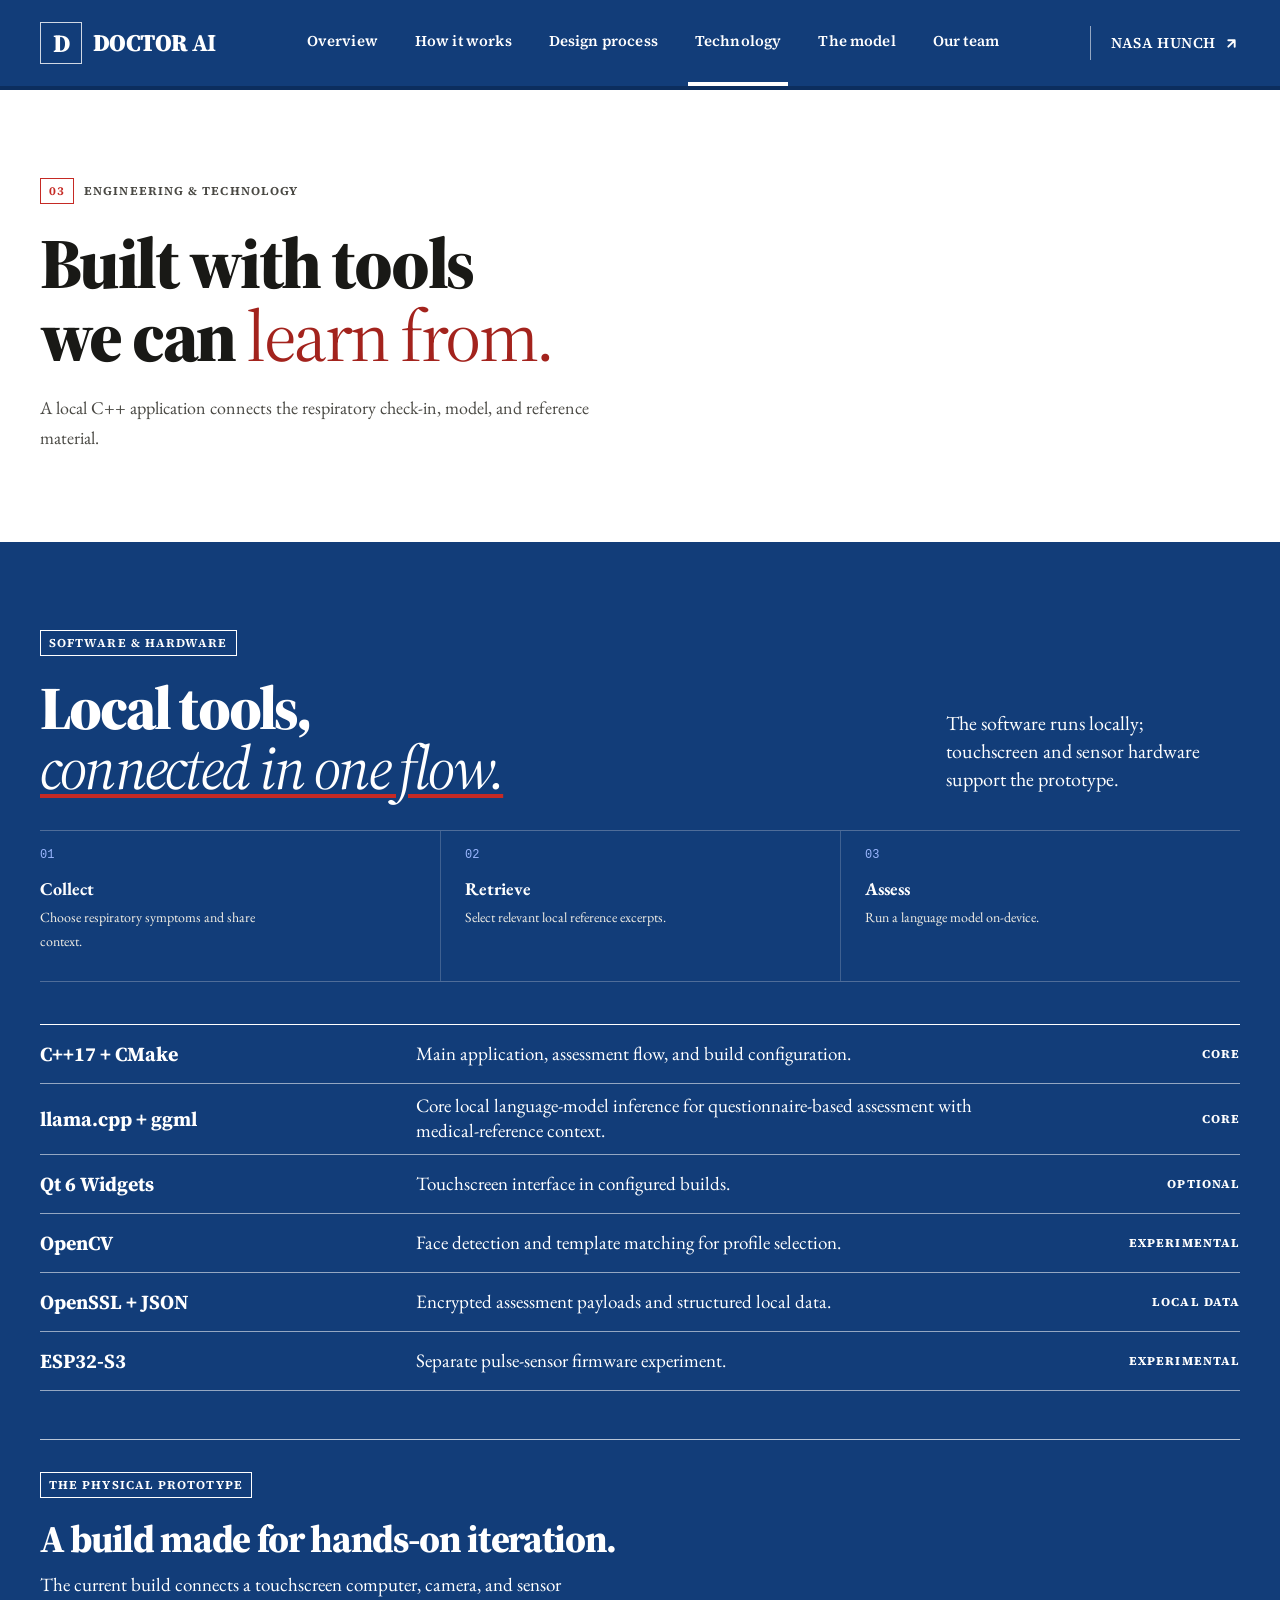
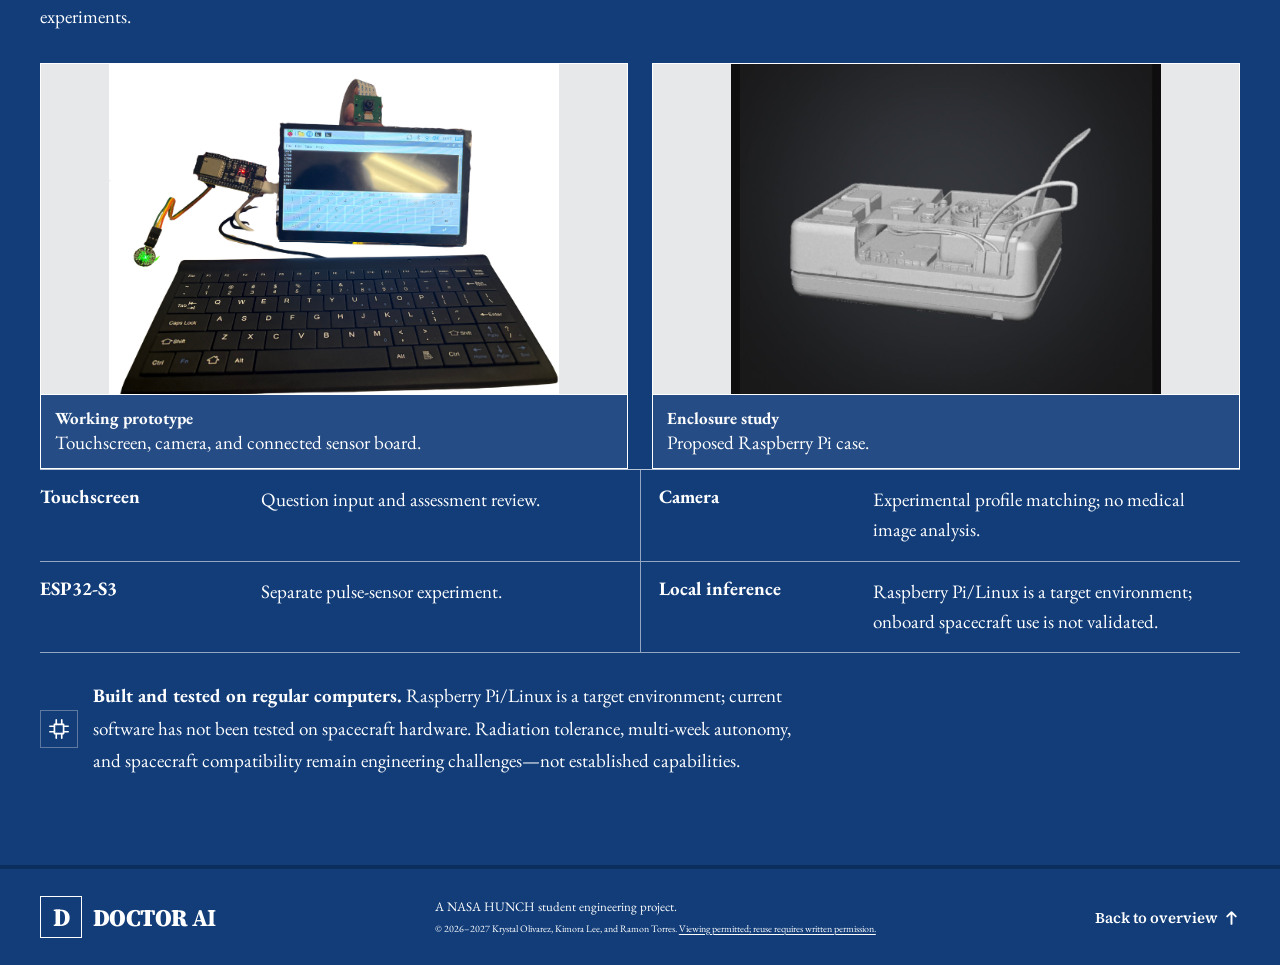
<file: website/technology.html>
<!doctype html>
<html lang="en">
  <head>
    <meta charset="utf-8" />
    <meta name="viewport" content="width=device-width, initial-scale=1" />
    <meta name="description" content="Explore the C++ application, local LLM, interface, and hardware tools used in the Doctor AI NASA HUNCH project." />
    <meta name="theme-color" content="#123d79" />
    <title>Technology | Doctor AI</title>
    <link rel="preconnect" href="https://fonts.googleapis.com" />
    <link rel="preconnect" href="https://fonts.gstatic.com" crossorigin />
    <link href="https://fonts.googleapis.com/css2?family=EB+Garamond:ital,wght@0,400;0,500;0,600;0,700;1,400;1,500&family=Source+Serif+4:wght@400;500;600;700;800;900&display=swap" rel="stylesheet" />
    <link rel="stylesheet" href="styles.css?v=19" />
    <script src="script.js?v=2" defer></script>
  </head>
  <body>
    <a class="skip-link" href="#main">Skip to content</a>
    <header class="site-header">
      <div class="header-identity">
        <a class="wordmark" href="index.html#top" aria-label="Doctor AI home"><span class="wordmark-mark" aria-hidden="true">D</span><span>DOCTOR <b>AI</b></span></a>
      </div>
      <button class="menu-toggle" type="button" aria-expanded="false" aria-controls="site-nav"><span class="sr-only">Toggle navigation</span><svg aria-hidden="true" viewBox="0 0 24 24" focusable="false"><path d="M4 7h16M4 17h16" /></svg></button>
      <nav class="site-nav" id="site-nav" aria-label="Project pages">
        <a href="index.html">Overview</a><a href="how-it-works.html">How it works</a><a href="design-process.html">Design process</a><a href="technology.html" aria-current="page">Technology</a><a href="model.html">The model</a><a href="team.html">Our team</a>
      </nav>
      <a class="header-link" href="index.html#project">NASA HUNCH <svg class="icon" aria-hidden="true" viewBox="0 0 16 16" focusable="false"><path d="M5 11 11 5M5 5h6v6" /></svg></a>
    </header>
    <main id="main">
      <section class="page-lead section-pad" id="top">
        <div class="section-wrap">
          <div class="section-label"><span>03</span> ENGINEERING & TECHNOLOGY</div>
          <h1>Built with tools<br />we can <em>learn from.</em></h1>
          <p>A local C++ application connects the respiratory check-in, model, and reference material.</p>
        </div>
      </section>
      <section class="technology section-pad" id="technology">
        <div class="section-wrap">
          <div class="section-label"><span>SOFTWARE & HARDWARE</span></div>
          <div class="technology-heading">
            <h2>Local tools,<br /><em>connected in one flow.</em></h2>
            <p>The software runs locally; touchscreen and sensor hardware support the prototype.</p>
          </div>
          <div class="build-flow" aria-label="Assessment software flow">
            <div><span>01</span><b>Collect</b><p>Choose respiratory symptoms and share context.</p></div>
            <div><span>02</span><b>Retrieve</b><p>Select relevant local reference excerpts.</p></div>
            <div><span>03</span><b>Assess</b><p>Run a language model on-device.</p></div>
          </div>
          <div class="technology-list">
            <div class="technology-row"><b>C++17 + CMake</b><span>Main application, assessment flow, and build configuration.</span><small>CORE</small></div>
            <div class="technology-row"><b>llama.cpp + ggml</b><span>Core local language-model inference for questionnaire-based assessment with medical-reference context.</span><small>CORE</small></div>
            <div class="technology-row"><b>Qt 6 Widgets</b><span>Touchscreen interface in configured builds.</span><small>OPTIONAL</small></div>
            <div class="technology-row"><b>OpenCV</b><span>Face detection and template matching for profile selection.</span><small>EXPERIMENTAL</small></div>
            <div class="technology-row"><b>OpenSSL + JSON</b><span>Encrypted assessment payloads and structured local data.</span><small>LOCAL DATA</small></div>
            <div class="technology-row"><b>ESP32-S3</b><span>Separate pulse-sensor firmware experiment.</span><small>EXPERIMENTAL</small></div>
          </div>
          <div class="hardware-inventory">
            <div class="section-label"><span>THE PHYSICAL PROTOTYPE</span></div>
            <h3>A build made for hands-on iteration.</h3>
            <p class="hardware-intro">The current build connects a touchscreen computer, camera, and sensor experiments.</p>
            <div class="hardware-evidence">
              <figure class="evidence-figure">
                <img src="assets/doctorai%20prototype.png" alt="Assembled Doctor AI touchscreen, keyboard, camera, and sensor board" loading="lazy" />
                <figcaption><b>Working prototype</b><span>Touchscreen, camera, and connected sensor board.</span></figcaption>
              </figure>
              <figure class="evidence-figure">
                <img src="assets/raspberrypicasing.jpg" alt="Turquoise 3D model of a proposed Raspberry Pi touchscreen case" loading="lazy" />
                <figcaption><b>Enclosure study</b><span>Proposed Raspberry Pi case.</span></figcaption>
              </figure>
            </div>
            <div class="hardware-items">
              <div><b>Touchscreen</b><span>Question input and assessment review.</span></div>
              <div><b>Camera</b><span>Experimental profile matching; no medical image analysis.</span></div>
              <div><b>ESP32-S3</b><span>Separate pulse-sensor experiment.</span></div>
              <div><b>Local inference</b><span>Raspberry Pi/Linux is a target environment; onboard spacecraft use is not validated.</span></div>
            </div>
          </div>
          <div class="hardware-note">
            <span class="hardware-icon" aria-hidden="true"><svg class="icon" viewBox="0 0 24 24" focusable="false"><rect x="7" y="7" width="10" height="10" /><path d="M9 2v5m6-5v5m-6 10v5m6-5v5M2 9h5m10 0h5M2 15h5m10 0h5" /></svg></span>
            <p><b>Built and tested on regular computers.</b> Raspberry Pi/Linux is a target environment; current software has not been tested on spacecraft hardware. Radiation tolerance, multi-week autonomy, and spacecraft compatibility remain engineering challenges—not established capabilities.</p>
          </div>
        </div>
      </section>
    </main>
    <footer class="site-footer">
      <a class="wordmark" href="index.html#top"><span class="wordmark-mark" aria-hidden="true">D</span><span>DOCTOR <b>AI</b></span></a><p>A NASA HUNCH student engineering project.<small class="copyright-notice">© 2026–2027 Krystal Olivarez, Kimora Lee, and Ramon Torres. <a href="https://github.com/yamert34-glitch/DoctorAI/blob/main/LICENSE">Viewing permitted; reuse requires written permission.</a></small></p><a href="index.html#top">Back to overview <svg class="icon" aria-hidden="true" viewBox="0 0 16 16" focusable="false"><path d="M8 14V3m-4 4 4-4 4 4" /></svg></a>
    </footer>
  </body>
</html>
</file>
<file: website/styles.css>
:root {
  color-scheme: light;
  --navy: #192252;
  --blue: #286d9f;
  --blue-bright: #347fa9;
  --sky: #dce7ed;
  --sky-light: #e7eef2;
  --paper: #f1efe8;
  --surface: #ebe9e1;
  --ink: #182449;
  --muted: #4d6072;
  --line: #c8d0d4;
  --red: #b52f37;
  --burgundy: #70242a;
  --serif: "Iowan Old Style", "Baskerville", "Palatino Linotype", Georgia, serif;
  --sans: "Avenir Next", "Gill Sans", "Trebuchet MS", sans-serif;
  --mono: "SFMono-Regular", Menlo, Consolas, monospace;
  --measure: 1120px;
  --content-measure: 68ch;
  --space-section: clamp(74px, 8.5vw, 108px);
}

* { box-sizing: border-box; }
html { scroll-behavior: smooth; scroll-padding-top: 78px; }
body {
  margin: 0;
  color: var(--ink);
  background: var(--paper);
  font-family: var(--sans);
  font-size: 16px;
  line-height: 1.65;
  -webkit-font-smoothing: antialiased;
}
::selection { color: var(--paper); background: var(--blue); }
a { color: inherit; text-decoration: none; }
button { color: inherit; font: inherit; }
a:focus-visible, button:focus-visible { outline: 3px solid var(--red); outline-offset: 4px; }
h1, h2, h3, p { margin-top: 0; }
h1, h2 { font-family: var(--serif); font-weight: 400; letter-spacing: -.035em; }
h2 em, h1 em { color: var(--blue); font-weight: 400; }
.section-wrap { width: min(var(--measure), calc(100% - 80px)); margin-inline: auto; }
.section-pad { padding-block: var(--space-section); }
.sr-only, .skip-link:not(:focus) {
  position: absolute;
  width: 1px;
  height: 1px;
  padding: 0;
  margin: -1px;
  overflow: hidden;
  clip: rect(0, 0, 0, 0);
  white-space: nowrap;
  border: 0;
}
.skip-link:focus {
  position: fixed;
  z-index: 50;
  top: 12px;
  left: 12px;
  padding: 10px 14px;
  color: var(--paper);
  background: var(--navy);
}

.site-header {
  position: sticky;
  z-index: 20;
  top: 0;
  display: flex;
  height: 72px;
  align-items: center;
  justify-content: space-between;
  padding-inline: max(40px, calc((100% - 1280px) / 2));
  border-bottom: 1px solid rgba(20, 59, 105, .12);
  background: rgba(241, 239, 232, .97);
}
.wordmark { display: inline-flex; align-items: center; gap: 9px; font-size: 12px; font-weight: 800; letter-spacing: .1em; white-space: nowrap; }
.wordmark-mark { display: grid; width: 30px; height: 30px; place-items: center; color: white; background: var(--blue); font: 17px var(--serif); }
.wordmark b { color: var(--blue); }
.site-nav { display: flex; align-items: center; gap: clamp(20px, 3vw, 38px); }
.site-nav a, .header-link { font-size: 14px; font-weight: 600; }
.site-nav a { color: var(--muted); transition: color .18s; }
.site-nav a:hover, .header-link:hover { color: var(--red); }
.header-link { display: inline-flex; align-items: center; gap: 7px; padding: 7px 0 7px 20px; border-left: 1px solid var(--line); color: var(--navy); letter-spacing: .04em; }
.icon { width: 17px; height: 17px; flex: 0 0 auto; fill: none; stroke: currentColor; stroke-linecap: round; stroke-linejoin: round; stroke-width: 1.7; }
.menu-toggle { display: none; }

.hero {
  position: relative;
  padding: 82px max(40px, calc((100% - var(--measure)) / 2)) 0;
  overflow: hidden;
  background-color: var(--sky-light);
  background-image: linear-gradient(rgba(25, 34, 82, .035) 1px, transparent 1px), linear-gradient(90deg, rgba(25, 34, 82, .035) 1px, transparent 1px);
  background-size: 44px 44px;
}
.hero::before {
  position: absolute;
  top: -180px;
  right: -120px;
  width: 590px;
  height: 590px;
  border: 1px solid rgba(51, 137, 208, .12);
  border-radius: 50%;
  content: "";
}
.hero-layout {
  position: relative;
  display: grid;
  grid-template-columns: 1.08fr .92fr;
  align-items: center;
  gap: clamp(40px, 5vw, 68px);
  max-width: var(--measure);
  min-height: 475px;
  margin: 0 auto;
}
.hero-copy { position: relative; z-index: 1; padding-block: 12px 34px; }
.eyebrow, .section-label {
  display: flex;
  align-items: center;
  gap: 10px;
  color: var(--blue);
  font: 11px var(--mono);
  letter-spacing: .06em;
}
.eyebrow { color: var(--navy); }
.eyebrow-mark { display: grid; width: 30px; height: 30px; flex: 0 0 auto; place-items: center; border: 1px solid rgba(25, 34, 82, .36); color: var(--red); background: rgba(241, 239, 232, .72); }
.eyebrow-mark svg { width: 17px; height: 17px; fill: none; stroke: currentColor; stroke-linecap: square; stroke-width: 1.3; }
.eyebrow-divider { color: var(--red); }
.hero h1 { margin: 29px 0 21px; color: var(--navy); font-size: clamp(54px, 5.2vw, 70px); line-height: .99; }
.hero h1 em { color: var(--blue-bright); }
.hero-description { max-width: 495px; margin-bottom: 0; color: #40566b; font-size: 17px; line-height: 1.8; }
.hero-actions { display: flex; align-items: center; gap: 24px; margin-top: 27px; }
.button {
  display: inline-flex;
  min-height: 46px;
  align-items: center;
  justify-content: center;
  gap: 22px;
  padding: 0 17px;
  font-size: 14px;
  font-weight: 700;
  transition: background .18s, color .18s, border-color .18s;
}
.button-primary { color: white; background: var(--blue); }
.button-primary:hover { background: var(--navy); }
.button-primary .icon { color: #ffdfe0; transition: transform .18s; }
.button-primary:hover .icon { transform: translateY(3px); }
.text-link { display: inline-flex; align-items: center; gap: 6px; color: var(--navy); font-size: 14px; font-weight: 700; }
.text-link .icon { color: var(--red); transition: transform .18s; }
.text-link:hover .icon { transform: translateX(3px); }
.hero-footnote { margin: 26px 0 0; color: #52677a; font-size: 12px; }
.hero-visual {
  position: relative;
  width: min(100%, 455px);
  aspect-ratio: 1 / .91;
  justify-self: end;
  overflow: hidden;
  border: 1px solid rgba(20, 59, 105, .15);
  background: var(--paper);
  box-shadow: 12px 12px 0 rgba(181, 47, 55, .12);
}
.hero-visual > img { display: block; width: 100%; height: 100%; object-fit: contain; }
.photo-caption { position: absolute; right: 0; bottom: 0; left: 0; display: flex; min-height: 40px; align-items: center; justify-content: space-between; gap: 12px; padding: 7px 12px; color: white; background: var(--burgundy); font: 11px var(--mono); letter-spacing: .06em; }
.hero-bottom { display: flex; max-width: var(--measure); min-height: 54px; align-items: center; justify-content: space-between; margin: 42px auto 0; border-top: 1px solid var(--line); color: #4f667a; font: 11px var(--mono); letter-spacing: .06em; }

.project { background: var(--paper); }
.section-label { margin-bottom: 25px; }
.section-label span { display: inline-grid; width: 30px; height: 25px; place-items: center; border: 1px solid rgba(181, 47, 55, .42); color: var(--red); font-weight: 700; }
.project-intro { display: grid; grid-template-columns: 1.06fr .74fr; align-items: start; gap: 75px; }
.project h2, .approach h2, .technology h2, .team h2 { margin: 0; color: var(--navy); font-size: clamp(38px, 4.3vw, 56px); line-height: 1.08; }
.project-copy { max-width: 460px; color: #40566b; font-size: 16px; line-height: 1.8; }
.project-copy p:last-child { margin-bottom: 0; }
.project-copy p + p { margin-top: 14px; }
.project-copy p:last-child { padding-left: 14px; border-left: 2px solid var(--red); color: var(--muted); font-size: 14px; }
.project-ribbon { display: grid; grid-template-columns: repeat(3, 1fr); margin-top: 57px; border-top: 1px solid var(--line); border-bottom: 1px solid var(--line); }
.project-ribbon > div { position: relative; min-height: 133px; padding: 22px 28px 17px 0; }
.project-ribbon > div + div { padding-left: 27px; border-left: 1px solid var(--line); }
.project-ribbon span { display: block; margin-bottom: 10px; color: var(--red); font: 12px var(--mono); }
.project-ribbon b { color: var(--navy); font-size: 17px; }
.project-ribbon p { margin: 4px 0 0; color: var(--muted); font-size: 14px; }

.approach { background: #e1e9ed; }
.approach-heading, .technology-heading { display: grid; grid-template-columns: 1fr .64fr; align-items: end; gap: 60px; margin-bottom: 42px; }
.approach-heading > p, .technology-heading > p { max-width: 425px; margin: 0 0 5px; color: var(--muted); font-size: 16px; line-height: 1.8; }
.steps { margin: 0; padding: 0; border-top: 1px solid var(--line); list-style: none; }
.steps li { display: grid; grid-template-columns: 72px 1fr; gap: 16px; padding: 23px 10px 22px 0; border-bottom: 1px solid var(--line); }
.step-number { padding-top: 2px; color: var(--red); font: 12px var(--mono); }
.steps h3 { margin: 0 0 4px; color: var(--navy); font-size: 19px; font-weight: 700; }
.steps p { max-width: 710px; margin: 0; color: #435b70; font-size: 15px; line-height: 1.7; }
.ai-note { display: flex; max-width: 780px; align-items: flex-start; gap: 12px; margin: 24px 0 0; color: #40566b; font-size: 14px; }
.ai-note-icon { width: 21px; height: 21px; color: var(--red); }

.process { background: #e9e9e2; }
.process-heading, .technology-heading { display: grid; grid-template-columns: 1fr .64fr; align-items: end; gap: 60px; margin-bottom: 36px; }
.process-heading h2 { margin: 0; color: var(--navy); font-size: clamp(38px, 4.3vw, 56px); line-height: 1.08; }
.process-heading > p { max-width: 425px; margin: 0 0 5px; color: var(--muted); font-size: 16px; line-height: 1.8; }
.project-gallery { display: grid; grid-template-columns: repeat(3, minmax(0, 1fr)); gap: 20px; }
.project-gallery figure { min-width: 0; margin: 0; overflow: hidden; border: 1px solid var(--line); background: #f2f0e9; transition: transform .2s ease, box-shadow .2s ease; }
.project-gallery figure:hover { transform: translateY(-3px); box-shadow: 0 10px 24px rgba(25, 34, 82, .1); }
.project-gallery figure:first-child { grid-column: span 2; }
.gallery-image { position: relative; display: grid; height: 210px; place-items: center; overflow: hidden; background: #f2f0e9; }
.project-gallery figure:first-child .gallery-image { height: 270px; }
.project-gallery img { display: block; width: 100%; height: 100%; object-fit: contain; }
.gallery-kind { position: absolute; top: 12px; left: 12px; padding: 5px 8px; color: white; background: var(--burgundy); font: 10px var(--mono); letter-spacing: .06em; }
.project-gallery figcaption { display: flex; min-height: 68px; flex-direction: column; justify-content: center; gap: 2px; padding: 10px 14px; border-top: 3px solid var(--red); }
.project-gallery figcaption b { color: var(--navy); font-size: 15px; }
.project-gallery figcaption span { color: var(--muted); font-size: 13px; line-height: 1.5; }

.technology { color: white; background: var(--navy); }
.technology .section-label { color: #c5def1; }
.technology .section-label span { color: #ff9b9e; }
.technology h2 { color: white; }
.technology h2 em { color: #91cafa; }
.technology-heading > p { color: #d1dfeb; }
.technology-list { border-top: 1px solid rgba(220, 238, 250, .3); }
.technology-row { display: grid; grid-template-columns: .8fr 1.3fr .52fr; align-items: center; gap: 25px; min-height: 59px; padding: 10px 0; border-bottom: 1px solid rgba(220, 238, 250, .22); }
.technology-row b { color: #fff; font-size: 16px; }
.technology-row span { color: #d0dfeb; font-size: 14px; }
.technology-row small { justify-self: end; color: #a9d6f6; font: 11px var(--mono); letter-spacing: .06em; }
.technology-row:last-child small { color: #ffb8ba; }
.hardware-note { display: flex; max-width: 760px; align-items: center; gap: 15px; margin-top: 27px; }
.hardware-icon { display: grid; width: 38px; height: 38px; flex: 0 0 auto; place-items: center; border: 1px solid rgba(255, 255, 255, .36); color: #ffb8ba; }
.hardware-icon .icon { width: 22px; height: 22px; }
.hardware-note p { margin: 0; color: #c7d7e4; font-size: 14px; line-height: 1.7; }
.hardware-note b { color: white; }

.team { background: #e7e4db; }
.team-layout { display: grid; grid-template-columns: .9fr 1fr; align-items: start; gap: 90px; }
.team h2 { margin-bottom: 18px; }
.team-description { max-width: 405px; margin: 0; color: var(--muted); font-size: 16px; line-height: 1.8; }
.team-details { border-top: 1px solid var(--line); }
.team-details > div { display: grid; grid-template-columns: 125px 1fr; gap: 14px; padding: 15px 0; border-bottom: 1px solid var(--line); }
.team-details span { color: var(--blue); font: 11px var(--mono); letter-spacing: .05em; }
.team-details b { color: var(--navy); font-size: 15px; line-height: 1.7; }

.site-footer { display: flex; min-height: 84px; align-items: center; justify-content: space-between; gap: 20px; padding: 16px max(40px, calc((100% - 1280px) / 2)); color: white; background: #102f54; }
.site-footer .wordmark-mark { color: var(--navy); background: white; }
.site-footer .wordmark b { color: #9ed1f5; }
.site-footer p { margin: 0; color: #cad9e6; font-size: 13px; }
.site-footer .copyright-notice { display: block; margin-top: 5px; font-size: 10px; line-height: 1.5; }
.site-footer .copyright-notice a { text-decoration: underline; text-underline-offset: 2px; }
.site-footer > a:last-child { display: inline-flex; align-items: center; gap: 5px; color: white; font-size: 13px; }
.site-footer > a:last-child:hover { color: #ffb8ba; }
.menu-toggle svg { width: 21px; height: 21px; fill: none; stroke: currentColor; stroke-linecap: round; stroke-width: 1.6; }
.menu-toggle svg path { transition: transform .18s; transform-box: fill-box; transform-origin: center; }
.menu-toggle[aria-expanded="true"] svg path:first-of-type { transform: translateY(5px) rotate(45deg); }
.menu-toggle[aria-expanded="true"] svg path:last-of-type { transform: translateY(-5px) rotate(-45deg); }

@media (max-width: 900px) {
  .site-header { padding-inline: 26px; }
  .site-nav { gap: 18px; }
  .hero { padding-inline: 32px; }
  .hero-layout { grid-template-columns: 1fr .82fr; gap: 30px; }
  .hero h1 { font-size: clamp(52px, 7vw, 67px); }
  .hero-visual { width: 100%; }
  .project-intro { gap: 38px; }
  .process-heading { gap: 35px; }
  .project-gallery { grid-template-columns: repeat(2, minmax(0, 1fr)); gap: 16px; }
  .project-gallery figure:first-child { grid-column: span 2; }
  .team-layout { gap: 45px; }
}

@media (max-width: 680px) {
  html { scroll-padding-top: 66px; }
  .section-wrap { width: calc(100% - 40px); }
  .section-pad { padding-block: 64px; }
  .site-header { height: 64px; padding-inline: 20px; }
  .wordmark-mark { width: 28px; height: 28px; }
  .menu-toggle { display: flex; width: 42px; height: 42px; align-items: center; justify-content: center; border: 1px solid var(--line); background: var(--paper); cursor: pointer; }
  .site-nav { position: absolute; top: 63px; right: 0; left: 0; display: none; align-items: stretch; gap: 0; padding: 8px 20px 14px; border-bottom: 1px solid var(--line); background: var(--paper); }
  .site-nav.is-open { display: flex; flex-direction: column; }
  .site-nav a { padding: 12px 0; border-bottom: 1px solid var(--line); font-size: 15px; }
  .site-nav a:last-child { border-bottom: 0; }
  .header-link { display: none; }
  .hero { padding: 46px 20px 0; }
  .hero-layout { grid-template-columns: 1fr; gap: 30px; min-height: 0; }
  .hero-copy { padding: 0; }
  .eyebrow { gap: 8px; font-size: 11px; }
  .eyebrow-mark { width: 28px; height: 28px; }
  .hero h1 { margin: 22px 0 16px; font-size: clamp(44px, 11.6vw, 61px); }
  .hero-description { max-width: 520px; font-size: 16px; }
  .hero-actions { flex-wrap: wrap; gap: 12px 18px; margin-top: 21px; }
  .button { min-height: 46px; gap: 13px; padding-inline: 14px; font-size: 13px; }
  .text-link { font-size: 13px; }
  .hero-footnote { margin-top: 18px; font-size: 12px; }
  .hero-visual { width: min(100%, 430px); justify-self: center; }
  .hero-bottom { min-height: 54px; flex-wrap: wrap; justify-content: space-between; gap: 6px 12px; margin-top: 25px; padding-block: 12px; font-size: 11px; }
  .hero-bottom span:nth-child(2) { order: 3; width: 100%; }
  .section-label { margin-bottom: 18px; font-size: 11px; }
  .project-intro, .approach-heading, .process-heading, .technology-heading, .team-layout { grid-template-columns: 1fr; gap: 21px; }
  .project h2, .approach h2, .technology h2, .team h2 { font-size: clamp(38px, 9vw, 49px); }
  .project-copy { font-size: 15px; }
  .project-copy p:last-child { font-size: 14px; }
  .project-ribbon { grid-template-columns: 1fr; margin-top: 30px; }
  .project-ribbon > div, .project-ribbon > div + div { min-height: 0; padding: 14px 0; border-left: 0; }
  .project-ribbon > div + div { border-top: 1px solid var(--line); }
  .project-ribbon span { display: inline-block; width: 34px; margin: 0; vertical-align: middle; }
  .project-ribbon b { font-size: 16px; }
  .project-ribbon p { padding-left: 34px; font-size: 14px; }
  .approach-heading, .technology-heading { gap: 12px; margin-bottom: 25px; }
  .process-heading { gap: 12px; margin-bottom: 25px; }
  .project-gallery { grid-template-columns: 1fr; gap: 15px; }
  .project-gallery figure:first-child { grid-column: auto; }
  .gallery-image, .project-gallery figure:first-child .gallery-image { height: auto; min-height: 180px; max-height: 275px; }
  .project-gallery img { height: auto; min-height: 180px; max-height: 275px; }
  .project-gallery figcaption { min-height: 64px; }
  .project-gallery figcaption b { font-size: 14px; }
  .project-gallery figcaption span { font-size: 12px; }
  .gallery-kind { top: 9px; left: 9px; font-size: 9px; }
  .approach-heading > p, .technology-heading > p { font-size: 15px; }
  .steps li { grid-template-columns: 39px 1fr; gap: 10px; padding-block: 17px; }
  .steps h3 { font-size: 17px; }
  .steps p { font-size: 14px; }
  .ai-note { font-size: 13px; }
  .technology-row { grid-template-columns: 1fr auto; gap: 4px 12px; min-height: 0; padding-block: 12px; }
  .technology-row b { font-size: 15px; }
  .technology-row span { grid-row: 2; font-size: 13px; }
  .technology-row small { grid-column: 2; grid-row: 1; font-size: 11px; }
  .hardware-note { align-items: flex-start; gap: 11px; }
  .hardware-note p { font-size: 13px; }
  .team-layout { gap: 27px; }
  .team-details > div { grid-template-columns: 95px 1fr; gap: 9px; padding-block: 13px; }
  .team-details span { font-size: 11px; }
  .team-details b { font-size: 14px; }
  .site-footer { min-height: 0; flex-wrap: wrap; gap: 12px; padding: 19px 20px; }
  .site-footer p { order: 3; width: 100%; font-size: 12px; }
  .site-footer > a:last-child { font-size: 12px; }
}

@media (prefers-reduced-motion: reduce) {
  *, *::before, *::after {
    scroll-behavior: auto !important;
    animation-duration: .01ms !important;
    animation-iteration-count: 1 !important;
    transition-duration: .01ms !important;
  }
}

.workflow-evidence, .hardware-evidence {
  display: grid;
  grid-template-columns: repeat(2, minmax(0, 1fr));
  gap: var(--dp-spacing-grid-gap);
  margin-top: 30px;
}
.evidence-figure {
  min-width: 0;
  margin: 0;
  overflow: hidden;
  border: 1px solid currentColor;
  background: rgba(255, 255, 255, .08);
}
.evidence-figure > img, .evidence-figure > video {
  display: block;
  width: 100%;
  aspect-ratio: 16 / 9;
  object-fit: contain;
  background: #e7e8e9;
}
.evidence-figure figcaption {
  display: grid;
  gap: 2px;
  padding: 12px 14px;
  border-top: 1px solid currentColor;
}
.evidence-figure figcaption b { font-size: 17px; }
.evidence-figure figcaption span { font-size: var(--dp-typography-reading-compact); }
.workflow-evidence .evidence-figure figcaption,
.hardware-evidence .evidence-figure figcaption { color: #fff; }
.review-evidence { align-self: start; }
.review-evidence > img { aspect-ratio: 4 / 3; object-fit: cover; }

@media (max-width: 760px) {
  .workflow-evidence, .hardware-evidence { grid-template-columns: 1fr; gap: 18px; }
}

.header-identity {
  display: flex;
  min-width: 0;
  align-items: center;
  gap: 16px;
}
@media (max-width: 1100px) {
  .header-identity { gap: 10px; }
}

@media (max-width: 700px) {
  .header-identity { gap: 8px; }
  .wordmark { font-size: 18px; }
  .wordmark-mark { width: 32px; height: 32px; font-size: 20px; }
}

.mission-exhibit {
  --exhibit-ink: #182449;
  --exhibit-muted: #4d6072;
  --exhibit-rule: #aeb9bd;
  --exhibit-paper: #f1efe8;
  --exhibit-red: #b52f37;

  padding: clamp(56px, 8vw, 104px) 24px;
  color: var(--exhibit-ink);
  background-color: var(--exhibit-paper);
  font-family: inherit;
}

.mission-exhibit *,
.mission-exhibit *::before,
.mission-exhibit *::after { box-sizing: border-box; }

.mission-exhibit__inner {
  display: grid;
  grid-template-columns: minmax(0, 1fr) minmax(0, .94fr);
  gap: clamp(36px, 6vw, 84px);
  align-items: center;
  width: min(1120px, 100%);
  margin-inline: auto;
}

.mission-exhibit__eyebrow,
.mission-exhibit__figure figcaption,
.mission-exhibit__specs dt,
.mission-exhibit__readout-index,
.mission-exhibit__image-label {
  font-family: var(--mono);
  font-size: 10px;
  font-weight: 700;
  letter-spacing: .1em;
  line-height: 1.5;
}

.mission-exhibit__eyebrow {
  display: flex;
  gap: 12px;
  align-items: center;
  margin: 0 0 18px;
  color: var(--exhibit-muted);
}

.mission-exhibit__eyebrow span { color: var(--exhibit-red); }
.mission-exhibit__figure { margin: 0; }

.mission-exhibit__frame {
  position: relative;
  overflow: hidden;
  padding: 10px;
  border: 1px solid var(--exhibit-ink);
  background:
    linear-gradient(var(--exhibit-rule), var(--exhibit-rule)) left top / 18px 1px no-repeat,
    linear-gradient(var(--exhibit-rule), var(--exhibit-rule)) left top / 1px 18px no-repeat,
    linear-gradient(var(--exhibit-rule), var(--exhibit-rule)) right bottom / 18px 1px no-repeat,
    linear-gradient(var(--exhibit-rule), var(--exhibit-rule)) right bottom / 1px 18px no-repeat,
    #d9e0df;
}

.mission-exhibit__frame::after {
  position: absolute;
  inset: 10px;
  z-index: 1;
  border: 1px solid rgb(255 255 255 / 28%);
  background-image:
    linear-gradient(rgb(255 255 255 / 13%) 1px, transparent 1px),
    linear-gradient(90deg, rgb(255 255 255 / 13%) 1px, transparent 1px);
  background-size: 44px 44px;
  content: "";
  pointer-events: none;
  transition: opacity 180ms ease;
  opacity: .5;
}

.mission-exhibit__frame img {
  display: block;
  width: 100%;
  aspect-ratio: 4 / 3;
  object-fit: cover;
  transition: filter 180ms ease, transform 300ms ease;
}

.mission-exhibit__frame:hover img {
  filter: contrast(1.04);
  transform: scale(1.015);
}

.mission-exhibit__image-label {
  position: absolute;
  z-index: 2;
  right: 18px;
  bottom: 18px;
  padding: 5px 7px;
  color: #fff;
  background: var(--exhibit-ink);
}

.mission-exhibit__reticle {
  position: absolute;
  z-index: 2;
  top: 50%;
  left: 50%;
  display: grid;
  width: 28px;
  height: 28px;
  place-items: center;
  border: 1px solid var(--exhibit-red);
  border-radius: 50%;
  color: var(--exhibit-red);
  background: rgb(241 239 232 / 78%);
  font: 20px/1 var(--mono);
  pointer-events: none;
  transform: translate(-50%, -50%);
  transition: opacity 120ms ease;
  opacity: 0;
}

.mission-exhibit__frame.is-tracking .mission-exhibit__reticle { opacity: 1; }

.mission-exhibit__figure figcaption {
  margin-top: 12px;
  color: var(--exhibit-muted);
}

.mission-exhibit__figure figcaption span {
  padding-inline: 5px;
  color: var(--exhibit-red);
}

.mission-exhibit__brief h2 {
  max-width: 12ch;
  margin: 0 0 16px;
  font-family: var(--serif);
  font-size: clamp(38px, 5vw, 64px);
  font-weight: 400;
  letter-spacing: -.045em;
  line-height: .98;
}

.mission-exhibit__intro {
  max-width: 54ch;
  margin: 0;
  color: var(--exhibit-muted);
  font-size: 16px;
  line-height: 1.65;
}

.mission-exhibit__specs {
  display: grid;
  grid-template-columns: repeat(3, minmax(0, 1fr));
  margin: 28px 0 30px;
  border-block: 1px solid var(--exhibit-rule);
}

.mission-exhibit__specs div { min-width: 0; padding: 13px 10px 14px 0; }

.mission-exhibit__specs div + div {
  padding-left: 12px;
  border-left: 1px solid var(--exhibit-rule);
}

.mission-exhibit__specs dt {
  margin-bottom: 5px;
  color: var(--exhibit-muted);
}

.mission-exhibit__specs dd { margin: 0; font-size: 14px; font-weight: 700; }

.mission-exhibit__controls {
  display: flex;
  border-bottom: 1px solid var(--exhibit-ink);
}

.mission-exhibit__controls button {
  position: relative;
  padding: 10px 14px;
  border: 0;
  color: var(--exhibit-muted);
  background: transparent;
  cursor: pointer;
  font: inherit;
  font-size: 12px;
  font-weight: 700;
  line-height: 1.3;
  transition: color 150ms ease;
}

.mission-exhibit__controls button:first-child { padding-left: 0; }

.mission-exhibit__controls button::after {
  position: absolute;
  right: 12px;
  bottom: -1px;
  left: 12px;
  height: 3px;
  background: var(--exhibit-red);
  content: "";
  transform: scaleX(0);
  transform-origin: left;
  transition: transform 160ms ease;
}

.mission-exhibit__controls button:first-child::after { left: 0; }

.mission-exhibit__controls button[aria-pressed="true"] { color: var(--exhibit-ink); }

.mission-exhibit__controls button[aria-pressed="true"]::after { transform: scaleX(1); }

.mission-exhibit__readout { min-height: 126px; padding-top: 17px; }

.mission-exhibit__readout-index {
  margin: 0 0 7px;
  color: var(--exhibit-red);
}

.mission-exhibit__readout h3 {
  margin: 0 0 5px;
  font-family: var(--serif);
  font-size: 22px;
  font-weight: 600;
  line-height: 1.2;
}

.mission-exhibit__readout > p:last-child {
  max-width: 52ch;
  margin: 0;
  color: var(--exhibit-muted);
  font-size: 14px;
  line-height: 1.55;
}

.mission-exhibit button:focus-visible {
  outline: 2px solid var(--exhibit-red);
  outline-offset: 3px;
}

@media (max-width: 760px) {
  .mission-exhibit__inner { grid-template-columns: 1fr; gap: 34px; }
  .mission-exhibit__brief h2 { max-width: 15ch; font-size: clamp(40px, 11vw, 56px); }
}

@media (max-width: 420px) {
  .mission-exhibit { padding-inline: 18px; }
  .mission-exhibit__specs dt { font-size: 9px; }
  .mission-exhibit__specs dd { font-size: 12px; }
  .mission-exhibit__controls button { padding-inline: 10px; }
}

@media (prefers-reduced-motion: reduce) {
  .mission-exhibit *,
  .mission-exhibit *::before,
  .mission-exhibit *::after {
    scroll-behavior: auto !important;
    transition-duration: .01ms !important;
  }
}

/* Applied design-system layer: quiet surfaces, real project evidence, clear status. */
:root {
  --dp-color-ground: #fcfcfd;
  --dp-color-ink: #16191f;
  --dp-color-ink-secondary: #454c58;
  --dp-color-ground-muted: #f3f4f6;
  --dp-color-rule: #dde0e6;
  --dp-color-accent: #074ce0;
  --dp-color-field: #16191f;
  --dp-color-on-field: #fcfcfd;
  --dp-color-on-field-secondary: #d0d4dd;
  --dp-color-panel: #ffffff;
  --dp-color-on-accent: #ffffff;
  --dp-typography-body: 16px;
  --dp-typography-interface: 15px;
  --dp-typography-small: 14px;
  --dp-typography-metadata: 13px;
  --dp-typography-label: 12px;
  --dp-typography-body-leading: 1.6;
  --dp-spacing-grid-gap: 24px;
  --dp-radius-panel: 12px;
  --dp-border-hairline: 1px;
  --dp-motion-interaction: 160ms;
  --dp-motion-easing: ease-out;
  --navy: var(--dp-color-ink);
  --blue: var(--dp-color-accent);
  --blue-bright: var(--dp-color-accent);
  --sky: var(--dp-color-ground-muted);
  --sky-light: var(--dp-color-ground);
  --paper: var(--dp-color-ground);
  --surface: var(--dp-color-panel);
  --ink: var(--dp-color-ink);
  --muted: var(--dp-color-ink-secondary);
  --line: var(--dp-color-rule);
  --red: var(--dp-color-accent);
  --burgundy: var(--dp-color-field);
  --serif: "Host Grotesk", "Avenir Next", "Gill Sans", sans-serif;
  --sans: "Instrument Sans", "Avenir Next", "Gill Sans", sans-serif;
  --content-measure: 68ch;
  --space-section: clamp(72px, 8vw, 104px);
}

html { scroll-padding-top: 80px; }
body {
  color: var(--dp-color-ink);
  background: var(--dp-color-ground);
  font-family: var(--sans);
  line-height: var(--dp-typography-body-leading);
}
h1, h2, h3 { font-family: var(--serif); font-weight: 600; letter-spacing: -.045em; }
h1 em, h2 em { color: var(--dp-color-accent); }
a:focus-visible, button:focus-visible { outline-color: var(--dp-color-accent); }
.section-wrap { width: min(var(--measure), calc(100% - 64px)); }
.section-pad { padding-block: var(--space-section); }

.site-header {
  padding-inline: max(32px, calc((100% - 1280px) / 2));
  border-color: var(--dp-color-rule);
  background: rgba(252, 252, 253, .96);
  backdrop-filter: blur(12px);
}
.wordmark-mark { border-radius: 7px; background: var(--dp-color-accent); font-family: var(--serif); }
.wordmark b { color: var(--dp-color-accent); }
.site-nav a { color: var(--dp-color-ink-secondary); }
.site-nav a:hover, .header-link:hover, .site-footer > a:last-child:hover { color: var(--dp-color-accent); }
.header-link { border-color: var(--dp-color-rule); color: var(--dp-color-ink); }

.hero {
  padding-top: clamp(54px, 7vw, 88px);
  background: var(--dp-color-ground);
  background-image: none;
}
.hero::before { display: none; }
.hero-layout {
  grid-template-columns: 1.45fr 1fr;
  gap: clamp(32px, 6vw, 80px);
  min-height: 0;
}
.hero-copy { padding-block: 12px 24px; }
.eyebrow, .section-label { color: var(--dp-color-ink-secondary); }
.eyebrow { font: 600 var(--dp-typography-label) var(--sans); letter-spacing: .11em; }
.eyebrow-mark { border-color: var(--dp-color-rule); border-radius: 8px; color: var(--dp-color-accent); background: var(--dp-color-ground-muted); }
.eyebrow-divider { color: var(--dp-color-accent); }
.hero h1 {
  max-width: 720px;
  margin: 28px 0 20px;
  color: var(--dp-color-ink);
  font-size: clamp(52px, 6.4vw, 78px);
  font-weight: 700;
  line-height: .98;
  letter-spacing: -.065em;
}
.hero h1 em { color: var(--dp-color-accent); font-style: normal; }
.hero-description { max-width: 60ch; color: var(--dp-color-ink-secondary); font-size: 18px; line-height: 1.65; }
.hero-actions { gap: 14px; margin-top: 26px; }
.button {
  min-height: 48px;
  gap: 14px;
  border: 1px solid transparent;
  border-radius: 8px;
  transition: transform var(--dp-motion-interaction) var(--dp-motion-easing), background var(--dp-motion-interaction) var(--dp-motion-easing), color var(--dp-motion-interaction) var(--dp-motion-easing), border-color var(--dp-motion-interaction) var(--dp-motion-easing);
}
.button:active { transform: translateY(1px); }
.button-primary { background: var(--dp-color-accent); }
.button-primary:hover { background: #063fbd; transform: translateY(-2px); }
.button-primary .icon { color: var(--dp-color-on-accent); }
.button-primary:hover .icon { transform: none; }
.text-link { min-height: 48px; padding: 0 15px; border: 1px solid var(--dp-color-rule); border-radius: 8px; color: var(--dp-color-ink); }
.text-link .icon { color: var(--dp-color-accent); }
.text-link:hover { border-color: var(--dp-color-accent); background: var(--dp-color-ground-muted); }
.text-link:hover .icon { transform: translateX(2px); }
.hero-footnote { color: var(--dp-color-ink-secondary); font-size: var(--dp-typography-small); }
.hero-visual {
  width: min(100%, 470px);
  aspect-ratio: 1 / .88;
  border: 1px solid var(--dp-color-rule);
  border-radius: var(--dp-radius-panel);
  background: var(--dp-color-panel);
  box-shadow: 0 12px 32px rgba(22, 25, 31, .08);
}
.hero-visual > img { object-fit: contain; }
.photo-caption { min-height: 42px; border-radius: 0 0 var(--dp-radius-panel) var(--dp-radius-panel); background: var(--dp-color-field); font: 600 var(--dp-typography-label) var(--sans); letter-spacing: .08em; }
.hero-bottom {
  min-height: 64px;
  margin-top: 38px;
  border-color: var(--dp-color-rule);
  color: var(--dp-color-ink-secondary);
  font: 600 var(--dp-typography-label) var(--sans);
  letter-spacing: .07em;
}

.project { background: var(--dp-color-ground); }
.section-label { gap: 9px; margin-bottom: 22px; font: 600 var(--dp-typography-label) var(--sans); letter-spacing: .1em; }
.section-label span { min-width: 30px; border-color: var(--dp-color-rule); border-radius: 6px; color: var(--dp-color-accent); font: 600 var(--dp-typography-label) var(--sans); }
.project-intro { grid-template-columns: 1.05fr .8fr; gap: clamp(32px, 6vw, 76px); }
.project h2, .approach h2, .technology h2, .team h2, .process-heading h2, .status h2 { color: var(--dp-color-ink); font-size: clamp(38px, 4.6vw, 58px); font-weight: 600; line-height: 1.04; letter-spacing: -.055em; }
.project-copy { max-width: var(--content-measure); color: var(--dp-color-ink-secondary); line-height: 1.72; }
.project-copy p:last-child { border-color: var(--dp-color-accent); color: var(--dp-color-ink-secondary); }
.project-ribbon { margin-top: 48px; border-color: var(--dp-color-rule); }
.project-ribbon > div + div { border-color: var(--dp-color-rule); }
.project-ribbon span { color: var(--dp-color-accent); }
.project-ribbon b { color: var(--dp-color-ink); }
.project-ribbon p { color: var(--dp-color-ink-secondary); }

.status { background: var(--dp-color-ground-muted); }
.status-heading { display: grid; grid-template-columns: 1.05fr .8fr; align-items: end; gap: clamp(32px, 6vw, 76px); margin-bottom: 30px; }
.status-heading .section-label span { padding-inline: 8px; }
.status-heading h2 { margin: 0; }
.status-heading > p { max-width: var(--content-measure); margin: 0 0 3px; color: var(--dp-color-ink-secondary); font-size: var(--dp-typography-body); line-height: 1.7; }
.status-grid { display: grid; grid-template-columns: repeat(3, minmax(0, 1fr)); gap: var(--dp-spacing-grid-gap); }
.status-card {
  min-height: 220px;
  padding: 24px;
  border: 1px solid var(--dp-color-rule);
  border-radius: var(--dp-radius-panel);
  background: var(--dp-color-panel);
  box-shadow: 0 8px 22px rgba(22, 25, 31, .045);
}
.status-tag { display: inline-flex; min-height: 28px; align-items: center; padding: 4px 10px; border: 1px solid #b7c9f4; border-radius: 999px; color: #0739a5; background: #edf2ff; font: 700 12px var(--sans); letter-spacing: .06em; }
.status-working { border-color: #a9c4dc; color: #164f7d; background: #eaf3f9; }
.status-next { border-color: var(--dp-color-rule); color: var(--dp-color-ink-secondary); background: var(--dp-color-panel); }
.status-card h3 { margin: 18px 0 7px; color: var(--dp-color-ink); font-size: 22px; line-height: 1.15; }
.status-card p { max-width: 38ch; margin: 0; color: var(--dp-color-ink-secondary); font-size: var(--dp-typography-small); line-height: 1.65; }

/* The guided workflow and its safety note form one focused dark passage. */
.approach { color: var(--dp-color-on-field); background: var(--dp-color-field); }
.approach .section-label { color: var(--dp-color-on-field-secondary); }
.approach .section-label span { border-color: rgba(208, 212, 221, .4); color: #9bb7ff; }
.approach h2 { color: var(--dp-color-on-field); }
.approach h2 em { color: #9bb7ff; }
.approach-heading { grid-template-columns: 1fr .8fr; gap: clamp(32px, 6vw, 76px); margin-bottom: 40px; }
.approach-heading > p { color: var(--dp-color-on-field-secondary); }
.urgent-path {
  margin-top: 30px;
  padding: 24px 26px;
  border: 1px solid rgba(208, 212, 221, .25);
  border-left: 4px solid #9bb7ff;
  border-radius: 10px;
  background: rgba(255, 255, 255, .055);
}
.urgent-path-label { margin-bottom: 10px; color: #b7c9ff; font: 700 11px var(--sans); letter-spacing: .1em; }
.urgent-path h3 { margin: 0 0 10px; color: var(--dp-color-on-field); font-family: var(--serif); font-size: clamp(22px, 2.7vw, 30px); font-weight: 600; line-height: 1.18; letter-spacing: -.035em; }
.urgent-path p { max-width: 76ch; margin: 0 0 10px; color: var(--dp-color-on-field-secondary); font-size: var(--dp-typography-small); line-height: 1.7; }
.urgent-path p:last-child { margin-bottom: 0; }
.urgent-path .urgent-path-caveat { margin-top: 14px; padding-top: 13px; border-top: 1px solid rgba(208, 212, 221, .22); color: var(--dp-color-on-field); }
.steps {
  position: relative;
  display: grid;
  grid-template-columns: repeat(4, minmax(0, 1fr));
  gap: 22px;
  border: 0;
}
.steps::before { position: absolute; top: 18px; right: 8%; left: 8%; height: 1px; background: rgba(208, 212, 221, .28); content: ""; }
.steps li { display: block; min-width: 0; padding: 0; border: 0; }
.step-number {
  position: relative;
  z-index: 1;
  display: grid;
  width: 38px;
  height: 38px;
  place-items: center;
  margin-bottom: 22px;
  border: 1px solid rgba(155, 183, 255, .65);
  border-radius: 50%;
  color: #b7c9ff;
  background: var(--dp-color-field);
  font: 600 var(--dp-typography-small) var(--sans);
}
.steps h3 { margin-bottom: 7px; color: var(--dp-color-on-field); font-family: var(--sans); font-size: 18px; font-weight: 600; letter-spacing: -.02em; }
.steps p { max-width: 33ch; color: var(--dp-color-on-field-secondary); font-size: var(--dp-typography-small); line-height: 1.65; }
.ai-note { max-width: none; align-items: center; margin-top: 34px; padding: 17px 18px; border: 1px solid rgba(208, 212, 221, .24); border-radius: 9px; color: var(--dp-color-on-field-secondary); background: rgba(255, 255, 255, .045); font-size: var(--dp-typography-small); }
.ai-note-icon { flex: 0 0 auto; color: #9bb7ff; }

.process { background: var(--dp-color-ground); }
.process-heading { grid-template-columns: 1fr .8fr; gap: clamp(32px, 6vw, 76px); margin-bottom: 32px; }
.process-heading h2 { color: var(--dp-color-ink); }
.process-heading > p { color: var(--dp-color-ink-secondary); }
.project-gallery { grid-template-columns: repeat(3, minmax(0, 1fr)); gap: var(--dp-spacing-grid-gap); }
.project-gallery figure, .project-gallery figure:first-child {
  grid-column: auto;
  border: 1px solid var(--dp-color-rule);
  border-radius: var(--dp-radius-panel);
  background: var(--dp-color-panel);
  box-shadow: 0 8px 22px rgba(22, 25, 31, .05);
  transition: transform var(--dp-motion-interaction) var(--dp-motion-easing), box-shadow var(--dp-motion-interaction) var(--dp-motion-easing);
}
.project-gallery figure:hover { transform: translateY(-3px); box-shadow: 0 14px 30px rgba(22, 25, 31, .11); }
.gallery-image, .project-gallery figure:first-child .gallery-image { height: 205px; background: #eef0f3; }
.project-gallery img { width: 100%; height: 100%; object-fit: contain; filter: grayscale(75%); transition: filter var(--dp-motion-interaction) var(--dp-motion-easing); }
.project-gallery figure:hover img { filter: grayscale(0%); }
.gallery-kind { top: 11px; left: 11px; padding: 5px 8px; border-radius: 5px; color: var(--dp-color-ink); background: rgba(255, 255, 255, .94); font: 700 10px var(--sans); letter-spacing: .08em; }
.project-gallery figcaption { min-height: 80px; padding: 13px 15px; border-top: 1px solid var(--dp-color-rule); }
.project-gallery figcaption b { color: var(--dp-color-ink); font-family: var(--sans); font-size: 15px; font-weight: 600; }
.project-gallery figcaption span { color: var(--dp-color-ink-secondary); font-size: var(--dp-typography-metadata); }

/* The engineering inventory is the second dark editorial passage. */
.technology { color: var(--dp-color-on-field); background: var(--dp-color-field); }
.technology .section-label { color: var(--dp-color-on-field-secondary); }
.technology .section-label span { border-color: rgba(208, 212, 221, .4); color: #9bb7ff; }
.technology h2 { color: var(--dp-color-on-field); }
.technology h2 em { color: #9bb7ff; }
.technology-heading { grid-template-columns: 1fr .8fr; gap: clamp(32px, 6vw, 76px); }
.technology-heading > p { color: var(--dp-color-on-field-secondary); }
.technology-list { border-color: rgba(208, 212, 221, .3); }
.technology-row { border-color: rgba(208, 212, 221, .2); }
.technology-row b { color: var(--dp-color-on-field); font-family: var(--sans); font-weight: 600; }
.technology-row span { color: var(--dp-color-on-field-secondary); }
.technology-row small, .technology-row:last-child small { color: #b7c9ff; }
.hardware-icon { border-color: rgba(208, 212, 221, .4); border-radius: 8px; color: #b7c9ff; }
.hardware-note p { color: var(--dp-color-on-field-secondary); }
.hardware-note b { color: var(--dp-color-on-field); }

.team { background: var(--dp-color-ground-muted); }
.team h2 { color: var(--dp-color-ink); }
.team-description { color: var(--dp-color-ink-secondary); }
.team-details { border-color: var(--dp-color-rule); }
.team-details > div { border-color: var(--dp-color-rule); }
.team-details span { color: var(--dp-color-accent); }
.team-details b { color: var(--dp-color-ink); }
.site-footer { background: var(--dp-color-field); }
.site-footer .wordmark-mark { color: var(--dp-color-field); background: var(--dp-color-on-field); }
.site-footer .wordmark b { color: #b7c9ff; }
.site-footer p { color: var(--dp-color-on-field-secondary); }

@media (max-width: 1050px) {
  .hero-layout { gap: 36px; }
  .project-intro, .status-heading, .approach-heading, .process-heading, .technology-heading { gap: 36px; }
  .status-grid { gap: 16px; }
  .status-card { padding: 21px; }
  .project-gallery { gap: 16px; }
}

@media (max-width: 760px) {
  html { scroll-padding-top: 70px; }
  .section-wrap { width: calc(100% - 48px); }
  .site-header { height: 66px; padding-inline: 24px; }
  .hero { padding-inline: 24px; }
  .hero-layout { grid-template-columns: 1fr; gap: 30px; }
  .hero-copy { padding: 0; }
  .hero h1 { max-width: 13ch; font-size: clamp(48px, 10vw, 68px); }
  .hero-visual { width: min(100%, 520px); justify-self: start; }
  .hero-bottom { flex-wrap: wrap; justify-content: flex-start; gap: 8px 22px; padding-block: 13px; }
  .hero-bottom span:nth-child(2) { order: initial; width: auto; }
  .project-intro, .status-heading, .approach-heading, .process-heading, .technology-heading, .team-layout { grid-template-columns: 1fr; gap: 18px; }
  .status-heading { margin-bottom: 24px; }
  .status-grid { grid-template-columns: repeat(2, minmax(0, 1fr)); }
  .status-card { min-height: 0; }
  .steps { grid-template-columns: repeat(2, minmax(0, 1fr)); row-gap: 30px; }
  .steps::before { display: none; }
  .urgent-path { padding: 21px; }
  .step-number { margin-bottom: 15px; }
  .project-gallery { grid-template-columns: repeat(2, minmax(0, 1fr)); }
  .gallery-image, .project-gallery figure:first-child .gallery-image { height: 185px; }
  .team-layout { gap: 28px; }
}

@media (max-width: 480px) {
  .section-wrap { width: calc(100% - 40px); }
  .site-header { padding-inline: 20px; }
  .hero { padding: 42px 20px 0; }
  .hero h1 { font-size: clamp(45px, 11.8vw, 58px); }
  .hero-description { font-size: 16px; }
  .hero-actions { align-items: stretch; }
  .hero-actions .button { width: 100%; }
  .text-link { justify-content: center; }
  .hero-bottom { font-size: 10px; }
  .status-grid, .steps, .project-gallery { grid-template-columns: 1fr; }
  .status-card { padding: 21px; }
  .steps li { display: block; }
  .urgent-path { margin-top: 24px; padding: 18px; }
  .urgent-path h3 { font-size: 23px; }
  .project-gallery figcaption { min-height: 72px; }
  .technology-row { grid-template-columns: 1fr auto; }
  .site-footer { display: grid; grid-template-columns: 1fr 1fr; align-items: center; padding-inline: 20px; }
  .site-footer .wordmark { grid-column: 1; }
  .site-footer > a:last-child { grid-column: 2; justify-self: end; }
  .site-footer p { grid-column: 1 / -1; order: initial; }
}

.site-nav {
  height: 100%;
  gap: clamp(8px, 1.25vw, 18px);
}
.site-nav a {
  display: inline-flex;
  height: 100%;
  align-items: center;
  padding-inline: 7px;
  border-bottom: 3px solid transparent;
  color: var(--dp-color-ink-secondary);
  font-size: 13px;
  white-space: nowrap;
}
.site-nav a[aria-current="page"] {
  border-bottom-color: var(--dp-color-accent);
  color: var(--dp-color-ink);
}
.site-nav a:hover { color: var(--dp-color-accent); }
.section-label span {
  width: auto;
  min-width: 30px;
  height: auto;
  min-height: 25px;
  padding-inline: 8px;
  white-space: nowrap;
}
.page-lead { background: var(--dp-color-ground-muted); }
.page-lead h1 {
  max-width: 14ch;
  margin: 0 0 20px;
  color: var(--dp-color-ink);
  font-size: clamp(48px, 6vw, 72px);
  line-height: 1.02;
}
.page-lead h1 em { color: var(--dp-color-accent); font-style: normal; }
.page-lead p {
  max-width: 66ch;
  margin: 0;
  color: var(--dp-color-ink-secondary);
  font-size: 18px;
  line-height: 1.7;
}

@media (max-width: 900px) {
  .site-header { padding-inline: 24px; }
  .site-nav { gap: 5px; }
  .site-nav a { padding-inline: 5px; font-size: 12px; }
}

@media (max-width: 760px) {
  .site-header { height: 66px; padding-inline: 24px; }
  .menu-toggle {
    display: flex;
    width: 42px;
    height: 42px;
    align-items: center;
    justify-content: center;
    border: 1px solid var(--dp-color-rule);
    border-radius: 7px;
    background: var(--dp-color-ground);
    cursor: pointer;
  }
  .header-link { display: none; }
  .site-nav {
    position: absolute;
    top: 65px;
    right: 0;
    left: 0;
    display: none;
    height: auto;
    flex-direction: column;
    align-items: stretch;
    gap: 0;
    padding: 8px 24px 14px;
    border-bottom: 1px solid var(--dp-color-rule);
    background: var(--dp-color-ground);
  }
  .site-nav.is-open { display: flex; }
  .site-nav a {
    height: auto;
    padding: 12px 10px;
    border-bottom: 1px solid var(--dp-color-rule);
    border-left: 3px solid transparent;
    font-size: 15px;
  }
  .site-nav a[aria-current="page"] {
    border-bottom-color: var(--dp-color-rule);
    border-left-color: var(--dp-color-accent);
    color: var(--dp-color-accent);
  }
}

@media (max-width: 480px) {
  .site-header { padding-inline: 20px; }
  .site-nav { padding-inline: 20px; }
  .page-lead h1 { font-size: clamp(43px, 11vw, 58px); }
  .page-lead p { font-size: 16px; }
}

.mission { background: var(--dp-color-ground-muted); }
.mission-layout, .design-decisions-heading, .review-layout {
  display: grid;
  grid-template-columns: 1fr .82fr;
  align-items: start;
  gap: clamp(32px, 6vw, 78px);
}
.mission-copy h2, .design-decisions h2, .review h2 {
  margin: 0 0 20px;
  color: var(--dp-color-ink);
  font-size: clamp(38px, 4.6vw, 58px);
  line-height: 1.04;
}
.mission-copy h2 em, .design-decisions h2 em, .review h2 em { color: var(--dp-color-accent); font-style: normal; }
.mission-copy p, .review-layout > div:first-child > p {
  max-width: 58ch;
  color: var(--dp-color-ink-secondary);
  font-size: var(--dp-typography-body);
  line-height: 1.75;
}
.mission-copy p:last-child, .review-layout > div:first-child > p:last-child { margin-bottom: 0; }
.mission-constraints { margin: 0; border-top: 1px solid var(--dp-color-rule); }
.mission-constraints > div { padding: 18px 0 16px; border-bottom: 1px solid var(--dp-color-rule); }
.mission-constraints dt { margin-bottom: 4px; color: var(--dp-color-accent); font-size: var(--dp-typography-interface); font-weight: 700; }
.mission-constraints dd { margin: 0; color: var(--dp-color-ink-secondary); font-size: var(--dp-typography-small); line-height: 1.65; }
.status-note {
  display: flex;
  align-items: flex-start;
  gap: 12px;
  margin-top: 24px;
  padding-top: 17px;
  border-top: 1px solid var(--dp-color-rule);
}
.status-note-mark { width: 20px; height: 20px; color: var(--dp-color-accent); }
.status-note p { max-width: 72ch; margin: 0; color: var(--dp-color-ink-secondary); font-size: var(--dp-typography-small); }
.status-note b { color: var(--dp-color-ink); }

.design-decisions { background: var(--dp-color-ground-muted); }
.design-decisions-heading { margin-bottom: 35px; align-items: end; }
.design-decisions-heading h2 { margin: 0; }
.design-decisions-heading > p { max-width: 55ch; margin: 0 0 5px; color: var(--dp-color-ink-secondary); line-height: 1.75; }
.concept-ledger { border-top: 1px solid var(--dp-color-rule); }
.concept-row {
  display: grid;
  grid-template-columns: .72fr 1.12fr 1.16fr;
  gap: 24px;
  align-items: start;
  padding: 17px 14px;
  border-bottom: 1px solid var(--dp-color-rule);
}
.concept-row b { color: var(--dp-color-ink); font-size: var(--dp-typography-interface); }
.concept-row > span:not(:first-child) { color: var(--dp-color-ink-secondary); font-size: var(--dp-typography-small); line-height: 1.6; }
.concept-header { padding-block: 10px; color: var(--dp-color-ink-secondary); font: 700 11px var(--sans); letter-spacing: .08em; }
.concept-selected { border-left: 3px solid var(--dp-color-accent); background: rgba(255, 255, 255, .7); }
.design-brief {
  display: grid;
  grid-template-columns: .72fr 1.95fr;
  gap: 24px;
  margin-top: 34px;
  padding-top: 23px;
  border-top: 1px solid var(--dp-color-rule);
}
.design-brief h3 { margin: 0; color: var(--dp-color-ink); font-size: 18px; letter-spacing: -.02em; }
.design-brief ul { display: grid; grid-template-columns: repeat(2, minmax(0, 1fr)); gap: 11px 26px; margin: 0; padding-left: 18px; color: var(--dp-color-ink-secondary); font-size: var(--dp-typography-small); line-height: 1.6; }
.design-brief li::marker { color: var(--dp-color-accent); }
.process-heading { margin-bottom: 34px; }
.process-heading h2 { margin: 0; }
.process-heading > p { max-width: 55ch; }

.intake-detail { margin: 46px 0 34px; padding-block: 30px 26px; border-top: 1px solid rgba(208, 212, 221, .24); border-bottom: 1px solid rgba(208, 212, 221, .24); }
.intake-detail > h3 { margin: 0 0 22px; color: var(--dp-color-on-field); font-size: clamp(23px, 2.8vw, 32px); }
.intake-columns { display: grid; grid-template-columns: repeat(3, minmax(0, 1fr)); gap: 26px; }
.intake-columns > div { padding-right: 18px; }
.intake-columns > div + div { padding-left: 24px; border-left: 1px solid rgba(208, 212, 221, .24); }
.intake-columns b { color: #b7c9ff; font-size: var(--dp-typography-interface); }
.intake-columns p { max-width: 36ch; margin: 8px 0 0; color: var(--dp-color-on-field-secondary); font-size: var(--dp-typography-small); line-height: 1.7; }
.assessment-detail {
  display: grid;
  grid-template-columns: .8fr 1.2fr;
  gap: clamp(26px, 5vw, 64px);
  align-items: start;
  margin-top: 32px;
}
.assessment-detail .section-label { margin-bottom: 14px; }
.assessment-detail h3 { max-width: 15ch; margin: 0; color: var(--dp-color-on-field); font-size: clamp(24px, 3vw, 34px); line-height: 1.15; }
.assessment-detail > p { margin: 0; color: var(--dp-color-on-field-secondary); font-size: var(--dp-typography-small); line-height: 1.75; }

.technology-heading { align-items: end; margin-bottom: 32px; }
.technology-heading h2 { margin: 0; color: var(--dp-color-on-field); font-size: clamp(38px, 4.6vw, 58px); line-height: 1.04; }
.build-flow {
  display: grid;
  grid-template-columns: repeat(3, minmax(0, 1fr));
  gap: 0;
  margin-bottom: 42px;
  border-top: 1px solid rgba(208, 212, 221, .32);
  border-bottom: 1px solid rgba(208, 212, 221, .32);
}
.build-flow > div { min-height: 150px; padding: 17px 24px 18px 0; }
.build-flow > div + div { padding-left: 24px; border-left: 1px solid rgba(208, 212, 221, .24); }
.build-flow > div > span { display: block; margin-bottom: 13px; color: #9bb7ff; font: 12px var(--mono); }
.build-flow b { color: var(--dp-color-on-field); font-size: 18px; }
.build-flow p { max-width: 35ch; margin: 5px 0 0; color: var(--dp-color-on-field-secondary); font-size: var(--dp-typography-small); line-height: 1.65; }
.hardware-inventory { margin-top: 48px; padding-top: 32px; border-top: 1px solid rgba(208, 212, 221, .28); }
.hardware-inventory h3 { margin: 0 0 9px; color: var(--dp-color-on-field); font-size: clamp(24px, 3vw, 34px); }
.hardware-intro { max-width: 66ch; margin: 0 0 23px; color: var(--dp-color-on-field-secondary); font-size: var(--dp-typography-small); line-height: 1.7; }
.hardware-items { display: grid; grid-template-columns: repeat(2, minmax(0, 1fr)); border-top: 1px solid rgba(208, 212, 221, .24); }
.hardware-items > div { display: grid; grid-template-columns: .72fr 1.28fr; gap: 18px; padding: 15px 18px 15px 0; border-bottom: 1px solid rgba(208, 212, 221, .2); }
.hardware-items > div:nth-child(even) { padding-left: 18px; border-left: 1px solid rgba(208, 212, 221, .2); }
.hardware-items b { color: var(--dp-color-on-field); font-size: var(--dp-typography-small); }
.hardware-items span { color: var(--dp-color-on-field-secondary); font-size: var(--dp-typography-metadata); line-height: 1.6; }

.review { background: var(--dp-color-ground-muted); }
.review-layout { grid-template-columns: .9fr 1.1fr; }
.review-list { border-top: 1px solid var(--dp-color-rule); }
.review-list h3 { margin: 0; padding: 18px 0 10px; color: var(--dp-color-ink); font-size: 18px; }
.review-list ol { margin: 0; padding: 0; list-style: none; }
.review-list li { display: grid; grid-template-columns: 36px 1fr; gap: 12px; padding: 14px 0; border-top: 1px solid var(--dp-color-rule); }
.review-list li > span { color: var(--dp-color-accent); font: 12px var(--mono); }
.review-list p { margin: 0; color: var(--dp-color-ink-secondary); font-size: var(--dp-typography-small); line-height: 1.65; }
.review-list b { color: var(--dp-color-ink); }

@media (max-width: 760px) {
  .mission-layout, .design-decisions-heading, .review-layout, .assessment-detail { grid-template-columns: 1fr; gap: 24px; }
  .mission-copy h2, .design-decisions h2, .review h2 { font-size: clamp(38px, 9vw, 50px); }
  .concept-row { grid-template-columns: 1fr 1fr; gap: 8px 16px; padding-inline: 10px; }
  .concept-row b { grid-column: 1 / -1; }
  .concept-header { display: none; }
  .design-brief { grid-template-columns: 1fr; gap: 14px; }
  .design-brief ul { gap: 10px 18px; }
  .intake-columns { grid-template-columns: 1fr; gap: 17px; }
  .intake-columns > div, .intake-columns > div + div { padding: 0; border: 0; }
  .intake-columns p { max-width: 60ch; }
  .build-flow { grid-template-columns: 1fr; }
  .build-flow > div { min-height: 0; padding: 15px 0; }
  .build-flow > div + div { padding-left: 0; border-top: 1px solid rgba(208, 212, 221, .24); border-left: 0; }
  .build-flow > div > span { display: inline-block; width: 34px; margin: 0; }
  .build-flow p { max-width: 60ch; margin-left: 34px; }
  .hardware-items { grid-template-columns: 1fr; }
  .hardware-items > div, .hardware-items > div:nth-child(even) { grid-template-columns: 1fr; gap: 4px; padding: 13px 0; border-left: 0; }
}

@media (max-width: 480px) {
  .design-brief ul { grid-template-columns: 1fr; }
  .concept-row { grid-template-columns: 1fr; }
  .concept-row > span:not(:first-child)::before { display: block; margin-bottom: 3px; color: var(--dp-color-ink); font-size: 10px; font-weight: 700; letter-spacing: .07em; }
  .concept-row > span:nth-child(2)::before { content: "POTENTIAL"; }
  .concept-row > span:nth-child(3)::before { content: "TRADE-OFF"; }
}

:root {
  --dp-color-ground: #f3efe5;
  --dp-color-ink: #191916;
  --dp-color-ink-secondary: #494843;
  --dp-color-ground-muted: #fff;
  --dp-color-rule: #9b978e;
  --dp-color-accent: #a3231d;
  --dp-color-field: #123d79;
  --dp-color-on-field: #fff;
  --dp-color-on-field-secondary: #f3efe5;
  --dp-color-panel: #fff;
  --dp-color-on-accent: #fff;
  --dp-typography-display: "Newsprint Display", "Source Serif 4", Georgia, serif;
  --dp-typography-reading: "Newsprint Reading", "EB Garamond", Georgia, serif;
  --dp-typography-body: 20px;
  --dp-typography-reading-compact: 19px;
  --dp-typography-label: 12px;
  --dp-typography-control: 15px;
  --dp-typography-label-weight: 650;
  --dp-typography-display-weight: 900;
  --dp-typography-body-leading: 1.3;
  --dp-typography-control-leading: 1.2;
  --dp-typography-label-tracking: .09em;
  --dp-spacing-column: 24px;
  --dp-spacing-story: 22px;
  --dp-radius-control: 0;
  --dp-border-hairline: 1px;
  --dp-border-section: 4px;
  --dp-border-focus: 2px;
  --dp-motion-transition: none;
  --newsprint-blue: #123d79;
  --newsprint-blue-deep: #0c2e5e;
  --newsprint-red-dark: #711c20;
  --newsprint-red-bright: #c52a24;
  --serif: var(--dp-typography-display);
  --sans: var(--dp-typography-reading);
  --navy: var(--newsprint-blue);
  --blue: var(--newsprint-blue);
  --blue-bright: var(--newsprint-blue);
  --sky: var(--dp-color-ground);
  --sky-light: var(--dp-color-ground);
  --paper: var(--dp-color-ground);
  --surface: var(--dp-color-ground-muted);
  --ink: var(--dp-color-ink);
  --muted: var(--dp-color-ink-secondary);
  --line: var(--dp-color-rule);
  --red: var(--newsprint-red-bright);
  --burgundy: var(--newsprint-red-dark);
  --space-section: clamp(56px, 7vw, 88px);
}

html { scroll-padding-top: 96px; }
body {
  color: var(--dp-color-ink);
  background: var(--dp-color-ground);
  font-family: var(--dp-typography-reading);
  font-size: var(--dp-typography-body);
  line-height: var(--dp-typography-body-leading);
}
h1, h2, h3, .wordmark, .site-nav a, .header-link, .button, .text-link {
  font-family: var(--dp-typography-display);
}
h1, h2, h3 {
  color: var(--dp-color-ink);
  font-weight: var(--dp-typography-display-weight);
  letter-spacing: -.035em;
}
p { line-height: var(--dp-typography-body-leading); }
a:focus-visible, button:focus-visible {
  outline: var(--dp-border-focus) solid var(--newsprint-red-bright);
  outline-offset: 4px;
}
.section-wrap { width: min(1200px, calc(100% - 80px)); }
.section-pad { padding-block: var(--space-section); }
.section-label {
  gap: 10px;
  color: var(--dp-color-ink-secondary);
  font: var(--dp-typography-label-weight) var(--dp-typography-label) var(--dp-typography-display);
  letter-spacing: var(--dp-typography-label-tracking);
}
.section-label span {
  min-width: 30px;
  min-height: 26px;
  padding: 3px 8px;
  border: var(--dp-border-hairline) solid currentColor;
  border-radius: 0;
  color: var(--newsprint-red-bright);
  font: inherit;
  white-space: nowrap;
}

.site-header {
  height: 90px;
  padding-inline: max(40px, calc((100% - 1280px) / 2));
  border-bottom: var(--dp-border-section) solid var(--newsprint-blue-deep);
  background: var(--newsprint-blue);
  color: #fff;
  backdrop-filter: none;
}
.wordmark { gap: 11px; color: #fff; font-size: 24px; font-weight: 900; letter-spacing: -.025em; }
.wordmark-mark {
  width: 42px;
  height: 42px;
  border: 1px solid rgba(255, 255, 255, .8);
  border-radius: 0;
  color: #fff;
  background: transparent;
  font: 800 25px var(--dp-typography-display);
}
.wordmark b, .site-footer .wordmark b { color: #fff; }
.site-nav { gap: clamp(12px, 1.8vw, 24px); }
.site-nav a, .header-link {
  color: #fff;
  font-size: var(--dp-typography-control);
  font-weight: 600;
}
.site-nav a {
  border-bottom: 4px solid transparent;
  letter-spacing: .01em;
}
.site-nav a[aria-current="page"] { border-bottom-color: #fff; color: #fff; }
.site-nav a:hover, .header-link:hover { color: #ffd7d2; }
.header-link { border-left-color: rgba(255, 255, 255, .55); }
.icon { stroke-width: 1.8; }
.menu-toggle {
  border: 1px solid #fff;
  border-radius: 0;
  color: #fff;
  background: transparent;
}

.hero {
  padding-top: clamp(54px, 7vw, 84px);
  background: var(--newsprint-blue);
  color: #fff;
}
.hero-layout {
  grid-template-columns: 3fr 1fr;
  gap: var(--dp-spacing-column);
  min-height: 420px;
}
.eyebrow, .hero .section-label { color: #fff; }
.eyebrow { font: var(--dp-typography-label-weight) var(--dp-typography-label) var(--dp-typography-display); letter-spacing: var(--dp-typography-label-tracking); }
.eyebrow-mark {
  width: 34px;
  height: 34px;
  border: 1px solid #fff;
  border-radius: 0;
  color: #fff;
  background: transparent;
}
.eyebrow-divider { color: #ffb5ae; }
.hero h1 {
  max-width: 13ch;
  margin: 24px 0 18px;
  color: #fff;
  font-size: clamp(60px, 7vw, 92px);
  font-weight: 900;
  line-height: .91;
  letter-spacing: -.055em;
}
.hero h1 em { color: #ffd7d2; font-style: italic; }
.hero-description {
  max-width: 58ch;
  color: #fff;
  font-family: var(--dp-typography-reading);
  font-size: var(--dp-typography-body);
  line-height: 1.4;
}
.hero-actions { gap: 12px; }
.button, .text-link {
  min-height: 46px;
  border: 1px solid #fff;
  border-radius: var(--dp-radius-control);
  color: #fff;
  background: transparent;
  font-size: var(--dp-typography-control);
  font-weight: 700;
  line-height: var(--dp-typography-control-leading);
  transition: var(--dp-motion-transition);
}
.button-primary { border-color: var(--newsprint-red-bright); background: var(--newsprint-red-bright); }
.button-primary:hover, .button-primary:focus-visible {
  border-color: #fff;
  color: var(--newsprint-blue-deep);
  background: #fff;
}
.text-link { padding-inline: 14px; }
.text-link:hover, .text-link:focus-visible {
  color: var(--newsprint-blue-deep);
  background: #fff;
}
.text-link .icon, .button-primary .icon { color: currentColor; }
.hero-footnote { margin-top: 20px; color: #e9e3d7; font-size: var(--dp-typography-reading-compact); }
.hero-visual {
  width: min(100%, 380px);
  aspect-ratio: 4 / 3;
  border: 1px solid #fff;
  border-radius: 0;
  background: #fff;
  box-shadow: none;
}
.hero-visual > img { object-fit: contain; filter: grayscale(100%); }
.photo-caption {
  min-height: 38px;
  border-radius: 0;
  background: var(--newsprint-red-dark);
  font: 650 var(--dp-typography-label) var(--dp-typography-display);
  letter-spacing: var(--dp-typography-label-tracking);
}
.hero-bottom {
  min-height: 58px;
  margin-top: 34px;
  border-color: rgba(255, 255, 255, .55);
  color: #fff;
  font: 650 var(--dp-typography-label) var(--dp-typography-display);
  letter-spacing: var(--dp-typography-label-tracking);
}

.project { background: var(--dp-color-ground-muted); }
.project .section-label, .project .section-label span { color: var(--newsprint-red-bright); }
.project h2, .approach h2, .technology h2, .team h2, .process-heading h2, .status h2,
.mission-copy h2, .design-decisions h2, .review h2 {
  font-size: clamp(40px, 4.8vw, 62px);
  font-weight: 900;
  letter-spacing: -.045em;
  line-height: .98;
}
.project h2 em, .team h2 em { color: var(--newsprint-red-bright); font-style: italic; }
.project-intro { grid-template-columns: 1.4fr .8fr; gap: var(--dp-spacing-column); }
.project-copy {
  color: var(--dp-color-ink-secondary);
  font-family: var(--dp-typography-reading);
  font-size: var(--dp-typography-body);
  line-height: 1.4;
}
.project-copy p:last-child {
  padding-left: 18px;
  border-left: 4px solid var(--newsprint-red-bright);
  color: var(--dp-color-ink-secondary);
  font-size: var(--dp-typography-reading-compact);
}
.project-ribbon {
  grid-template-columns: repeat(3, minmax(0, 1fr));
  margin-top: 36px;
  border-top: var(--dp-border-section) solid var(--dp-color-ink);
  border-bottom: 1px solid var(--dp-color-ink);
}
.project-ribbon > div { min-height: 120px; padding-right: var(--dp-spacing-column); }
.project-ribbon > div + div { padding-left: var(--dp-spacing-column); border-color: var(--dp-color-rule); }
.project-ribbon span { color: var(--newsprint-red-bright); }
.project-ribbon b { color: var(--dp-color-ink); font: 700 19px var(--dp-typography-display); }
.project-ribbon p { color: var(--dp-color-ink-secondary); font-size: var(--dp-typography-reading-compact); }

.mission {
  color: #fff;
  background: var(--newsprint-red-dark);
}
.mission .section-label, .mission .section-label span { color: #ffd7d2; }
.mission-copy h2, .mission-copy h2 em { color: #fff; }
.mission-copy h2 em { text-decoration: underline; text-decoration-color: var(--newsprint-red-bright); text-decoration-thickness: 4px; text-underline-offset: 5px; }
.mission-copy p, .mission-constraints dd { color: #fff; font-size: var(--dp-typography-body); line-height: 1.4; }
.mission-constraints { border-color: rgba(255, 255, 255, .7); }
.mission-constraints > div { border-color: rgba(255, 255, 255, .55); }
.mission-constraints dt { color: #ffd7d2; font: 700 19px var(--dp-typography-display); }

.status {
  color: #fff;
  background: var(--newsprint-red-bright);
}
.status .section-label, .status .section-label span { color: #fff; }
.status h2 { color: #fff; }
.status-heading > p { color: #fff; font-size: var(--dp-typography-body); line-height: 1.4; }
.status-grid { gap: 0; border-top: var(--dp-border-section) solid #fff; border-bottom: 1px solid #fff; }
.status-card {
  min-height: 0;
  padding: 22px 20px 20px 0;
  border: 0;
  border-radius: 0;
  background: transparent;
  box-shadow: none;
}
.status-card + .status-card { padding-left: 20px; border-left: 1px solid rgba(255, 255, 255, .75); }
.status-tag {
  min-height: 0;
  padding: 0 0 5px;
  border: 0;
  border-bottom: 1px solid #fff;
  border-radius: 0;
  color: #fff;
  background: transparent;
  font: 700 var(--dp-typography-label) var(--dp-typography-display);
  letter-spacing: var(--dp-typography-label-tracking);
}
.status-working, .status-next { border-color: #fff; color: #fff; background: transparent; }
.status-card h3 { margin: 17px 0 8px; color: #fff; font-size: 26px; line-height: 1; }
.status-card p { max-width: 42ch; color: #fff; font-size: var(--dp-typography-reading-compact); line-height: 1.4; }
.status-note { border-color: rgba(255, 255, 255, .75); }
.status-note-mark, .status-note b, .status-note p { color: #fff; }

.approach, .technology {
  color: #fff;
  background: var(--newsprint-blue);
}
.approach .section-label, .technology .section-label { color: #fff; }
.approach .section-label span, .technology .section-label span { border-color: #fff; color: #fff; }
.approach h2, .approach h2 em, .technology h2, .technology h2 em { color: #fff; }
.approach h2 em, .technology h2 em { text-decoration: underline; text-decoration-color: var(--newsprint-red-bright); text-decoration-thickness: 4px; text-underline-offset: 5px; }
.approach-heading, .technology-heading { grid-template-columns: 3fr 1fr; gap: var(--dp-spacing-column); }
.approach-heading > p, .technology-heading > p { color: #fff; font-size: var(--dp-typography-body); line-height: 1.4; }
.steps { gap: var(--dp-spacing-column); }
.steps::before { background: rgba(255, 255, 255, .6); }
.steps li { padding-top: 0; }
.step-number {
  width: 38px;
  height: 38px;
  margin-bottom: 18px;
  border: 1px solid #fff;
  border-radius: 0;
  color: #fff;
  background: var(--newsprint-blue);
  font: 700 var(--dp-typography-control) var(--dp-typography-display);
}
.steps h3 { color: #fff; font: 800 22px/1.1 var(--dp-typography-display); }
.steps p { color: #fff; font-size: var(--dp-typography-reading-compact); line-height: 1.4; }
.intake-detail { border-color: rgba(255, 255, 255, .65); }
.intake-detail > h3, .intake-columns b, .assessment-detail h3 { color: #fff; font-family: var(--dp-typography-display); }
.intake-columns > div + div { border-color: rgba(255, 255, 255, .5); }
.intake-columns p, .assessment-detail > p { color: #fff; font-size: var(--dp-typography-reading-compact); line-height: 1.4; }
.urgent-path {
  margin-top: 30px;
  padding: 23px 24px;
  border: 1px solid #fff;
  border-left: 8px solid var(--newsprint-red-bright);
  border-radius: 0;
  color: #fff;
  background: var(--newsprint-red-dark);
}
.urgent-path-label { color: #fff; font: 700 var(--dp-typography-label) var(--dp-typography-display); letter-spacing: var(--dp-typography-label-tracking); }
.urgent-path h3 { color: #fff; font: 800 clamp(24px, 3vw, 34px)/1.05 var(--dp-typography-display); }
.urgent-path p, .urgent-path .urgent-path-caveat { color: #fff; font-size: var(--dp-typography-reading-compact); line-height: 1.4; }
.urgent-path .urgent-path-caveat { border-color: rgba(255, 255, 255, .7); }
.ai-note { border: 1px solid #fff; border-radius: 0; color: #fff; background: transparent; font-size: var(--dp-typography-reading-compact); }
.ai-note-icon { color: #fff; }
.technology-heading { margin-bottom: 32px; }
.technology-list { border-color: #fff; }
.technology-row, .technology-row + .technology-row { border-color: rgba(255, 255, 255, .55); }
.technology-row b { color: #fff; font: 700 20px var(--dp-typography-display); }
.technology-row span { color: #fff; font-size: var(--dp-typography-reading-compact); }
.technology-row small, .technology-row:last-child small { color: #fff; font: 700 var(--dp-typography-label) var(--dp-typography-display); letter-spacing: var(--dp-typography-label-tracking); }
.hardware-icon { border-radius: 0; color: #fff; }
.hardware-note p, .hardware-note b { color: #fff; font-size: var(--dp-typography-reading-compact); }
.hardware-inventory { border-color: rgba(255, 255, 255, .7); }
.hardware-inventory h3 { color: #fff; font: 800 clamp(26px, 3.2vw, 38px)/1.05 var(--dp-typography-display); }
.hardware-intro { color: #fff; font-size: var(--dp-typography-reading-compact); }
.hardware-items { border-color: rgba(255, 255, 255, .7); }
.hardware-items > div, .hardware-items > div:nth-child(even) { border-color: rgba(255, 255, 255, .55); }
.hardware-items b, .hardware-items span { color: #fff; font-size: var(--dp-typography-reading-compact); }

.design-decisions { color: #fff; background: var(--newsprint-red-bright); }
.design-decisions .section-label, .design-decisions .section-label span { color: #fff; }
.design-decisions h2, .design-decisions h2 em { color: #fff; }
.design-decisions-heading > p, .concept-row b, .concept-row > span:not(:first-child),
.design-brief h3, .design-brief ul { color: #fff; font-size: var(--dp-typography-reading-compact); }
.concept-ledger, .concept-row { border-color: rgba(255, 255, 255, .7); }
.concept-header { color: #fff; font: 700 var(--dp-typography-label) var(--dp-typography-display); letter-spacing: var(--dp-typography-label-tracking); }
.concept-selected { border-left: 5px solid #fff; background: var(--newsprint-red-dark); }
.design-brief { border-color: rgba(255, 255, 255, .7); }
.design-brief li::marker { color: #fff; }
.process { color: var(--dp-color-ink); background: var(--dp-color-ground-muted); }
.process-heading h2 { color: var(--dp-color-ink); }
.process-heading > p { color: var(--dp-color-ink-secondary); font-size: var(--dp-typography-body); line-height: 1.4; }
.project-gallery { gap: 0; border-top: var(--dp-border-section) solid var(--dp-color-ink); }
.project-gallery figure, .project-gallery figure:first-child {
  border: 0;
  border-bottom: 1px solid var(--dp-color-rule);
  border-radius: 0;
  background: transparent;
  box-shadow: none;
  transition: none;
}
.project-gallery figure:nth-child(3n + 2), .project-gallery figure:nth-child(3n + 3) { border-left: 1px solid var(--dp-color-rule); }
.project-gallery figure:hover { transform: none; box-shadow: none; }
.gallery-image, .project-gallery figure:first-child .gallery-image { height: 230px; background: var(--dp-color-ground); }
.project-gallery img { filter: grayscale(100%); transition: none; }
.project-gallery figure:hover img { filter: grayscale(100%); }
.gallery-kind {
  padding: 5px 8px;
  border: 1px solid var(--dp-color-ink);
  border-radius: 0;
  color: var(--dp-color-ink);
  background: var(--dp-color-ground-muted);
  font: 700 var(--dp-typography-label) var(--dp-typography-display);
  letter-spacing: var(--dp-typography-label-tracking);
}
.project-gallery figcaption { min-height: 78px; border-color: var(--newsprint-red-bright); }
.project-gallery figcaption b { color: var(--dp-color-ink); font: 700 20px var(--dp-typography-display); }
.project-gallery figcaption span { color: var(--dp-color-ink-secondary); font-size: var(--dp-typography-reading-compact); }
.project-gallery figure.gallery-video-feature { grid-column: span 2; }
.gallery-video-frame { background: #171717; }
.gallery-video { display: block; width: 100%; max-height: 100%; object-fit: contain; }

.team { color: var(--dp-color-ink); background: var(--dp-color-ground-muted); }
.team h2 { color: var(--dp-color-ink); }
.team h2 em { color: var(--newsprint-red-bright); }
.team-description { color: var(--dp-color-ink-secondary); font-size: var(--dp-typography-body); line-height: 1.4; }
.team-details, .team-details > div { border-color: var(--dp-color-rule); }
.team-details > div { grid-template-columns: 145px 1fr; padding-block: 18px; }
.team-details span { color: var(--newsprint-red-bright); font: 700 var(--dp-typography-label) var(--dp-typography-display); letter-spacing: var(--dp-typography-label-tracking); }
.team-details b { color: var(--dp-color-ink); font: 700 var(--dp-typography-reading-compact) var(--dp-typography-reading); }
.review { color: #fff; background: var(--newsprint-red-dark); }
.review .section-label, .review .section-label span { color: #fff; }
.review h2, .review h2 em, .review-list h3, .review-list b { color: #fff; }
.review h2 em { text-decoration: underline; text-decoration-color: var(--newsprint-red-bright); text-decoration-thickness: 4px; text-underline-offset: 5px; }
.review-layout > div:first-child > p, .review-list p { color: #fff; font-size: var(--dp-typography-reading-compact); line-height: 1.4; }
.review-list, .review-list li { border-color: rgba(255, 255, 255, .7); }
.review-list li > span { color: #fff; }
.site-footer {
  min-height: 100px;
  padding-inline: max(40px, calc((100% - 1280px) / 2));
  border-top: var(--dp-border-section) solid var(--newsprint-blue-deep);
  color: #fff;
  background: var(--newsprint-blue);
}
.site-footer .wordmark-mark { border-color: #fff; color: #fff; background: transparent; }
.site-footer .wordmark b, .site-footer p, .site-footer > a:last-child { color: #fff; }
.site-footer > a:last-child { font: 600 var(--dp-typography-control) var(--dp-typography-display); }

@media (max-width: 760px) {
  .site-nav {
    border-color: #fff;
    background: var(--newsprint-blue-deep);
  }
  .site-nav a {
    border-bottom-color: rgba(255, 255, 255, .55);
    border-left: 0;
    color: #fff;
  }
  .site-nav a[aria-current="page"] { border-bottom-color: #fff; border-left: 0; color: #fff; }
}

@media (max-width: 1100px) {
  .site-header { padding-inline: 28px; }
  .site-nav { gap: 9px; }
  .site-nav a { padding-inline: 5px; font-size: 14px; }
  .hero-layout { grid-template-columns: 1.7fr 1fr; }
  .hero h1 { font-size: clamp(58px, 7vw, 78px); }
  .status-grid { grid-template-columns: repeat(2, minmax(0, 1fr)); }
  .status-card:nth-child(3) { padding-left: 0; border-top: 1px solid rgba(255, 255, 255, .75); border-left: 0; }
}

@media (max-width: 700px) {
  html { scroll-padding-top: 70px; }
  body { font-size: var(--dp-typography-reading-compact); }
  .section-wrap { width: calc(100% - 40px); }
  .section-pad { padding-block: 52px; }
  .site-header { height: 66px; padding-inline: 20px; }
  .wordmark { gap: 8px; font-size: 20px; }
  .wordmark-mark { width: 34px; height: 34px; font-size: 21px; }
  .menu-toggle { width: 42px; height: 42px; }
  .site-nav {
    top: 65px;
    gap: 0;
    padding: 8px 20px 14px;
    border-bottom: 1px solid #fff;
    background: var(--newsprint-blue-deep);
  }
  .site-nav a {
    height: auto;
    padding: 12px 8px;
    border-bottom: 1px solid rgba(255, 255, 255, .55);
    border-left: 0;
    font-size: var(--dp-typography-control);
  }
  .site-nav a[aria-current="page"] { border-bottom-color: #fff; border-left: 0; color: #fff; }
  .hero { padding: 42px 20px 0; }
  .hero-layout { grid-template-columns: 1fr; gap: 24px; min-height: 0; }
  .hero-copy { padding: 0; }
  .hero .eyebrow { display: block; max-width: 360px; line-height: 1.5; }
  .hero .eyebrow-mark { display: inline-grid; margin-right: 7px; vertical-align: middle; }
  .hero h1 { max-width: 12ch; font-size: clamp(42px, 10vw, 56px); }
  .hero-description { font-size: var(--dp-typography-reading-compact); }
  .hero-actions { align-items: stretch; flex-wrap: wrap; margin-top: 18px; }
  .hero-actions .button, .hero-actions .text-link { width: 100%; justify-content: center; }
  .hero-visual { width: min(100%, 460px); justify-self: start; }
  .hero-bottom { justify-content: flex-start; flex-wrap: wrap; gap: 8px 18px; margin-top: 25px; padding-block: 14px; font-size: 10px; }
  .hero-bottom span:nth-child(2) { order: initial; width: auto; }
  .project-intro, .mission-layout, .status-heading, .approach-heading, .process-heading,
  .technology-heading, .design-decisions-heading, .review-layout, .team-layout {
    grid-template-columns: 1fr;
    gap: 18px;
  }
  .project h2, .approach h2, .technology h2, .team h2, .process-heading h2, .status h2,
  .mission-copy h2, .design-decisions h2, .review h2 { font-size: clamp(38px, 9.5vw, 52px); }
  .project-copy, .mission-copy p, .status-heading > p, .approach-heading > p,
  .technology-heading > p, .team-description, .process-heading > p { font-size: var(--dp-typography-reading-compact); }
  .project-ribbon { grid-template-columns: 1fr; margin-top: 25px; }
  .project-ribbon > div, .project-ribbon > div + div { min-height: 0; padding: 14px 0; border-left: 0; }
  .project-ribbon > div + div { border-top: 1px solid var(--dp-color-rule); }
  .project-ribbon span { display: inline-block; width: 36px; margin: 0; }
  .project-ribbon p { margin: 4px 0 0 36px; }
  .status-grid { grid-template-columns: 1fr; }
  .status-card, .status-card + .status-card, .status-card:nth-child(3) {
    padding: 17px 0;
    border-top: 1px solid rgba(255, 255, 255, .75);
    border-left: 0;
  }
  .status-card h3 { font-size: 24px; }
  .steps { grid-template-columns: 1fr; gap: 0; border-top: 1px solid rgba(255, 255, 255, .55); }
  .steps::before { display: none; }
  .steps li { display: grid; grid-template-columns: 40px 1fr; gap: 12px; padding: 16px 0; border-bottom: 1px solid rgba(255, 255, 255, .55); }
  .step-number { margin-bottom: 0; }
  .steps p { max-width: none; }
  .intake-detail { margin-block: 28px; padding-block: 22px; }
  .intake-columns { grid-template-columns: 1fr; gap: 15px; }
  .intake-columns > div, .intake-columns > div + div { padding: 0; border: 0; }
  .intake-columns p { max-width: none; }
  .urgent-path { padding: 18px; }
  .assessment-detail { grid-template-columns: 1fr; gap: 14px; }
  .concept-row { grid-template-columns: 1fr 1fr; gap: 8px 16px; padding: 14px 10px; }
  .concept-row b { grid-column: 1 / -1; }
  .concept-header { display: none; }
  .design-brief { grid-template-columns: 1fr; gap: 12px; }
  .design-brief ul { grid-template-columns: 1fr; }
  .build-flow { grid-template-columns: 1fr; }
  .build-flow > div { min-height: 0; padding: 14px 0; }
  .build-flow > div + div { padding-left: 0; border-top: 1px solid rgba(255, 255, 255, .55); border-left: 0; }
  .build-flow > div > span { display: inline-block; width: 35px; margin: 0; }
  .build-flow p { margin-left: 35px; }
  .technology-row { grid-template-columns: 1fr auto; gap: 5px 10px; }
  .technology-row b { font-size: 18px; }
  .technology-row span { grid-row: 2; font-size: var(--dp-typography-reading-compact); }
  .technology-row small { grid-column: 2; grid-row: 1; font-size: 10px; }
  .hardware-items { grid-template-columns: 1fr; }
  .hardware-items > div, .hardware-items > div:nth-child(even) { grid-template-columns: 1fr; gap: 4px; padding: 13px 0; border-left: 0; }
  .project-gallery { grid-template-columns: 1fr; }
  .project-gallery figure:nth-child(n) { grid-column: auto; border-left: 0; }
  .gallery-image, .project-gallery figure:first-child .gallery-image { height: auto; min-height: 180px; max-height: 300px; }
  .project-gallery img { height: auto; min-height: 180px; max-height: 300px; }
  .team-details > div { grid-template-columns: 110px 1fr; gap: 10px; }
  .site-footer { min-height: 0; flex-wrap: wrap; gap: 12px; padding: 18px 20px; }
  .site-footer p { order: 3; width: 100%; }
}

@media (max-width: 420px) {
  .hero h1 { font-size: clamp(38px, 10vw, 44px); }
  .concept-row { grid-template-columns: 1fr; }
  .concept-row > span:not(:first-child)::before {
    display: block;
    margin-bottom: 3px;
    color: #fff;
    font: 700 10px var(--dp-typography-display);
    letter-spacing: var(--dp-typography-label-tracking);
  }
  .concept-row > span:nth-child(2)::before { content: "POTENTIAL"; }
  .concept-row > span:nth-child(3)::before { content: "TRADE-OFF"; }
}

@media (prefers-reduced-motion: reduce) {
  *, *::before, *::after {
    scroll-behavior: auto !important;
    animation-duration: .01ms !important;
    animation-iteration-count: 1 !important;
    transition-duration: .01ms !important;
  }
}

/* Model development page */
.model-page .page-lead { background: var(--dp-color-ground); }
.model-page h3 { font-family: var(--sans); font-size: 18px; font-weight: 600; letter-spacing: -.02em; margin: 0 0 10px; color: var(--dp-color-ink); }
.model-two-col { display: grid; grid-template-columns: repeat(2, minmax(0, 1fr)); gap: clamp(28px, 5vw, 64px); margin: 42px 0 8px; }
.model-two-col p { margin: 0 0 12px; color: var(--dp-color-ink-secondary); font-size: 15px; line-height: 1.72; }
.model-two-col p:last-child { margin-bottom: 0; }

.model-specs { display: grid; grid-template-columns: repeat(4, minmax(0, 1fr)); gap: 1px; margin: 34px 0 0; padding: 1px; border-radius: 12px; background: var(--dp-color-rule); }
.model-specs > div { min-width: 0; padding: 18px 18px 20px; background: var(--dp-color-panel); }
.model-specs > div:first-child { border-radius: 11px 0 0 11px; }
.model-specs > div:last-child { border-radius: 0 11px 11px 0; }
.model-specs dt { margin-bottom: 8px; color: var(--dp-color-ink-secondary); font: 600 11px var(--sans); letter-spacing: .1em; text-transform: uppercase; }
.model-specs dd { margin: 0; color: var(--dp-color-ink); font: 600 20px var(--serif); letter-spacing: -.035em; line-height: 1.2; }
.model-specs span { display: block; margin-top: 7px; color: var(--dp-color-ink-secondary); font-size: 13px; line-height: 1.5; }

.model-table-wrap { margin-top: 28px; overflow-x: auto; border: 1px solid var(--dp-color-rule); border-radius: 12px; background: var(--dp-color-panel); }
.model-table { width: 100%; min-width: 700px; border-collapse: collapse; font-size: 14px; }
.model-table caption { padding: 15px 18px; border-bottom: 1px solid var(--dp-color-rule); color: var(--dp-color-ink-secondary); font-size: 13px; text-align: left; line-height: 1.5; }
.model-table th, .model-table td { padding: 12px 16px; border-bottom: 1px solid var(--dp-color-rule); text-align: left; vertical-align: top; }
.model-table th { color: var(--dp-color-ink-secondary); background: var(--dp-color-ground-muted); font: 600 11px var(--sans); letter-spacing: .08em; text-transform: uppercase; }
.model-table tbody tr:last-child td { border-bottom: 0; }
.model-table td b { font-weight: 600; color: var(--dp-color-ink); }
.model-table code { font-family: var(--mono); font-size: 12px; word-break: break-all; }
.model-table .num { text-align: right; font-variant-numeric: tabular-nums; white-space: nowrap; }
.model-table small { display: block; margin-top: 3px; color: var(--dp-color-ink-secondary); font-size: 12px; line-height: 1.45; }

.model-note { margin-top: 20px; padding: 16px 18px; border: 1px solid var(--dp-color-rule); border-left: 3px solid var(--dp-color-accent); border-radius: 10px; background: var(--dp-color-panel); }
.model-note p { margin: 0; color: var(--dp-color-ink-secondary); font-size: 14px; line-height: 1.65; }
.model-note b { color: var(--dp-color-ink); }

.model-band { background: var(--dp-color-ground-muted); }

.model-chart { margin: 30px 0 0; padding: 24px; border: 1px solid var(--dp-color-rule); border-radius: 12px; background: var(--dp-color-panel); }
.model-chart figcaption h3 { font-family: var(--serif); font-size: clamp(22px, 2.6vw, 28px); font-weight: 600; letter-spacing: -.04em; margin: 0 0 8px; }
.model-chart figcaption p { max-width: 74ch; margin: 0 0 16px; color: var(--dp-color-ink-secondary); font-size: 14px; line-height: 1.65; }
.chart-legend { display: flex; flex-wrap: wrap; gap: 18px; margin-bottom: 6px; color: var(--dp-color-ink-secondary); font-size: 12px; }
.chart-legend span { display: inline-flex; align-items: center; gap: 7px; }
.chart-legend i { width: 10px; height: 10px; border-radius: 2px; }
.chart-legend .key-pass { background: var(--dp-color-accent); }
.chart-legend .key-topic { background: #9db4d8; }

.chart-row { display: grid; grid-template-columns: 210px minmax(0, 1fr) 52px; align-items: center; gap: 16px; padding: 12px 0; border-top: 1px solid var(--dp-color-rule); }
.chart-row:first-child { border-top: 0; }
.chart-label { min-width: 0; font-size: 13px; font-weight: 600; line-height: 1.35; }
.chart-label small { display: block; margin-top: 2px; color: var(--dp-color-ink-secondary); font-size: 11px; font-weight: 400; }
.chart-tracks { display: grid; gap: 5px; }
.chart-bar { position: relative; height: 10px; overflow: hidden; border-radius: 999px; background: var(--dp-color-ground-muted); }
.chart-bar i { position: absolute; inset: 0 auto 0 0; width: var(--value); border-radius: 999px; background: var(--dp-color-accent); }
.chart-bar.topic i { background: #9db4d8; }
.chart-value { font: 600 13px var(--mono); text-align: right; font-variant-numeric: tabular-nums; }

.model-notes { display: grid; gap: 1px; margin: 36px 0 0; padding: 1px; border-radius: 12px; background: var(--dp-color-rule); list-style: none; }
.model-notes li { display: grid; grid-template-columns: 88px minmax(0, 1fr); gap: 20px; padding: 22px 22px 24px; background: var(--dp-color-panel); }
.model-notes li:first-child { border-radius: 11px 11px 0 0; }
.model-notes li:last-child { border-radius: 0 0 11px 11px; }
.model-notes > li > span { color: var(--dp-color-accent); font: 700 12px var(--mono); letter-spacing: .06em; }
.model-notes h3 { margin: 0 0 7px; }
.model-notes p { margin: 0; color: var(--dp-color-ink-secondary); font-size: 14px; line-height: 1.7; }

.model-limits { display: grid; grid-template-columns: repeat(2, minmax(0, 1fr)); gap: 1px; margin-top: 34px; padding: 1px; border-radius: 12px; background: var(--dp-color-rule); }
.model-limits > div { padding: 20px 22px; background: var(--dp-color-panel); }
.model-limits > div:first-child { border-radius: 11px 0 0 0; }
.model-limits > div:nth-child(2) { border-radius: 0 11px 0 0; }
.model-limits > div:nth-child(3) { border-radius: 0 0 0 11px; }
.model-limits > div:last-child { border-radius: 0 0 11px 0; }
.model-limits b { display: block; margin-bottom: 6px; color: var(--dp-color-ink); font-size: 15px; font-weight: 600; }
.model-limits p { margin: 0; color: var(--dp-color-ink-secondary); font-size: 14px; line-height: 1.65; }

@media (max-width: 860px) {
  .model-specs { grid-template-columns: repeat(2, minmax(0, 1fr)); }
  .model-specs > div:first-child { border-radius: 11px 0 0 0; }
  .model-specs > div:nth-child(2) { border-radius: 0 11px 0 0; }
  .model-specs > div:nth-child(3) { border-radius: 0 0 0 11px; }
  .model-specs > div:last-child { border-radius: 0 0 11px 0; }
  .model-two-col, .model-limits { grid-template-columns: 1fr; }
  .model-limits > div, .model-limits > div:nth-child(2), .model-limits > div:nth-child(3), .model-limits > div:last-child { border-radius: 0; }
  .model-limits > div:first-child { border-radius: 11px 11px 0 0; }
  .model-limits > div:last-child { border-radius: 0 0 11px 11px; }
  .chart-row { grid-template-columns: 150px minmax(0, 1fr) 46px; gap: 12px; }
}
@media (max-width: 560px) {
  .model-specs { grid-template-columns: 1fr; }
  .model-specs > div, .model-specs > div:first-child, .model-specs > div:nth-child(2), .model-specs > div:nth-child(3), .model-specs > div:last-child { border-radius: 0; }
  .model-specs > div:first-child { border-radius: 11px 11px 0 0; }
  .model-specs > div:last-child { border-radius: 0 0 11px 11px; }
  .model-notes li { grid-template-columns: 1fr; gap: 8px; }
  .chart-row { grid-template-columns: 1fr 44px; }
  .chart-tracks { grid-column: 1 / -1; grid-row: 2; }
  .chart-value { grid-row: 1; grid-column: 2; }
}

/* Model page aligned to the active newsprint theme: square edges, hairline rules. */
.model-page .technology-heading h2 { color: var(--dp-color-ink); }
.model-page .technology-heading > p { color: var(--dp-color-ink-secondary); }
.model-page .model-specs,
.model-page .model-specs > div,
.model-page .model-table-wrap,
.model-page .model-chart,
.model-page .model-note,
.model-page .model-notes,
.model-page .model-notes li,
.model-page .model-limits,
.model-page .model-limits > div { border-radius: 0; }
.model-page .chart-bar { height: 8px; border-radius: 0; }
.model-page .chart-bar i { border-radius: 0; }
.model-page .chart-bar.topic i { background: var(--newsprint-blue); opacity: .35; }
.model-page .chart-legend .key-topic { background: rgba(18, 61, 121, .35); }
.model-page .model-chart { box-shadow: none; }

/* Model page: keep the display headline inside its measure and give the
   intro paragraph a readable column instead of the narrow 1fr slot. */
.model-page .page-lead h1 { font-size: clamp(40px, 4vw, 58px); }
.model-page .page-lead p { max-width: 62ch; }
@media (min-width: 935px) {
  .model-page .technology-heading { grid-template-columns: 1.3fr .7fr; gap: clamp(24px, 4vw, 56px); }
}
.model-page .technology-heading > p { max-width: 42ch; font-size: 17px; line-height: 1.55; }
.model-page .page-lead h1 { font-size: clamp(40px, 4.4vw, 64px); max-width: 880px; }

/* Six nav items no longer fit beside the secondary NASA HUNCH link on
   narrow laptops; drop the secondary link before the wordmark is crushed. */
@media (max-width: 1040px) {
  .header-link { display: none; }
  .site-nav { gap: 16px; }
  .site-nav a { font-size: 13px; }
}
@media (min-width: 681px) and (max-width: 1040px) {
  .site-header { padding-inline: 24px; }
}
</file>
